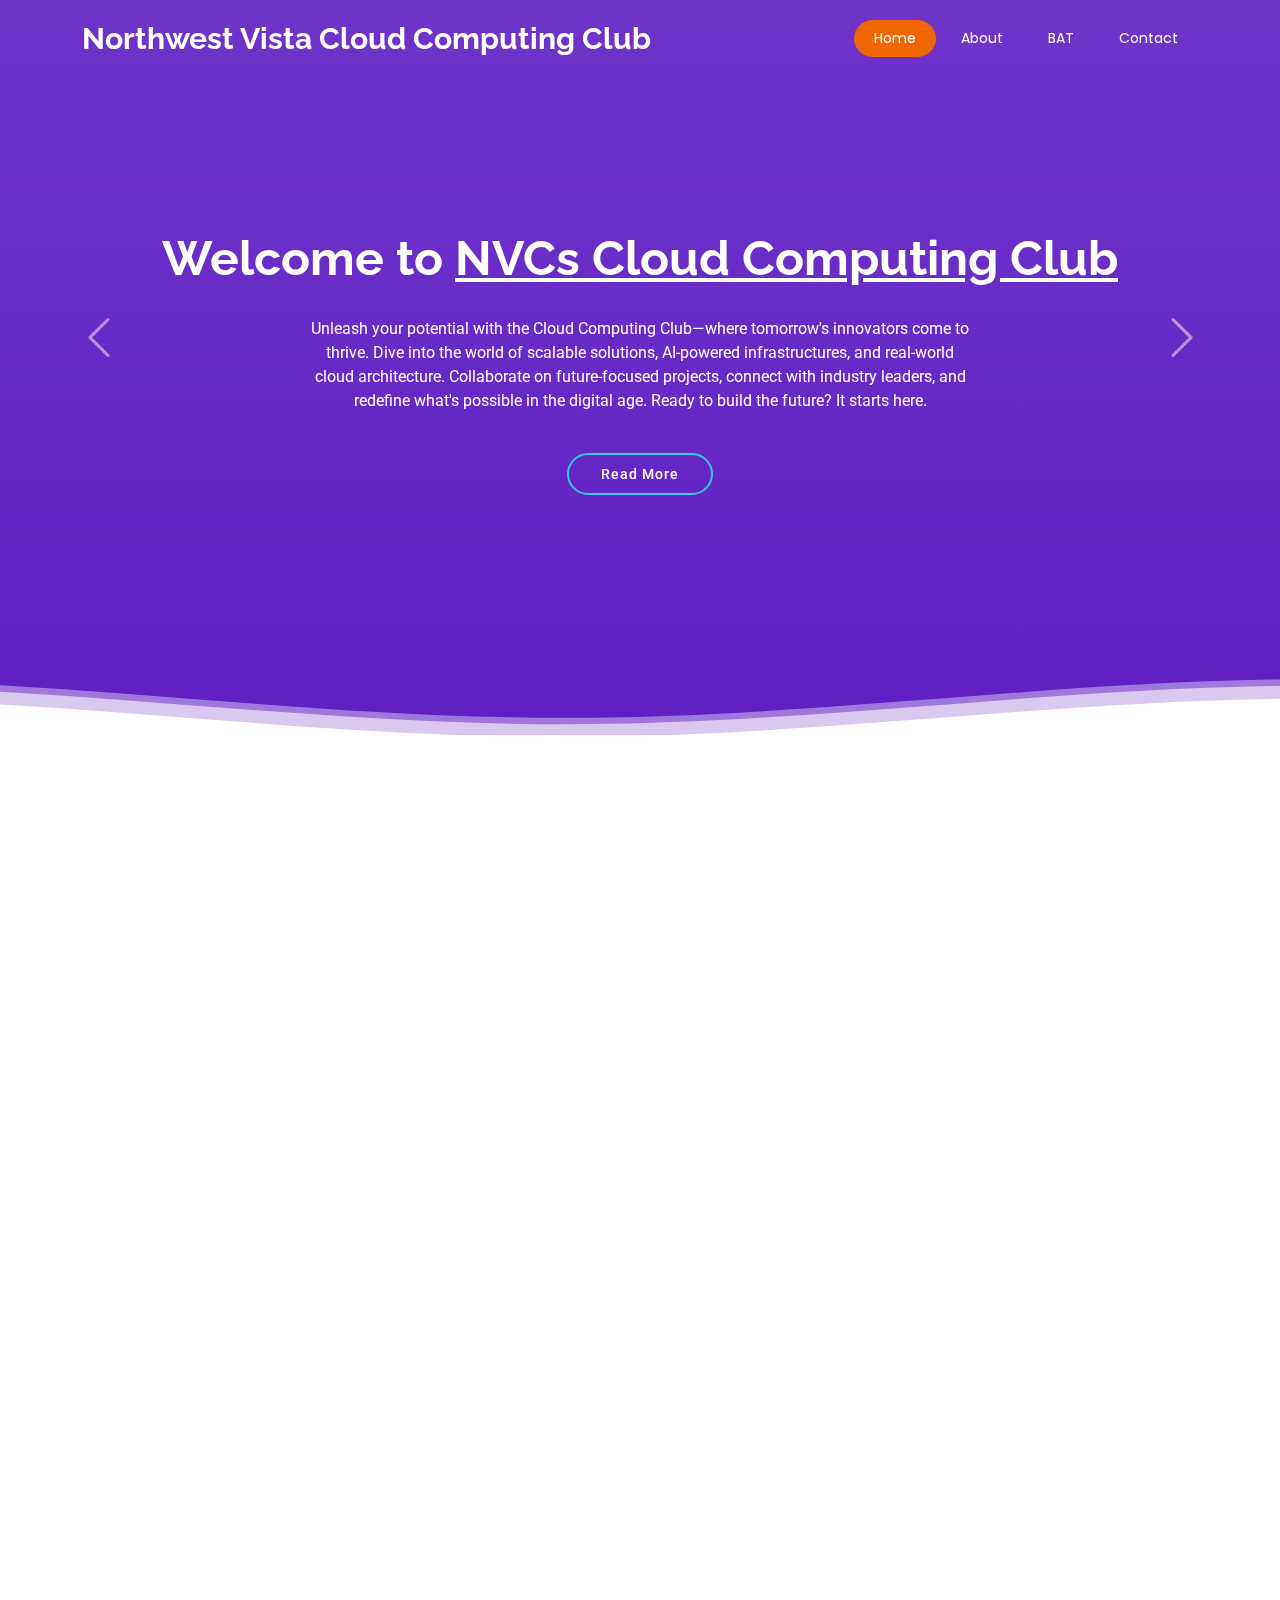
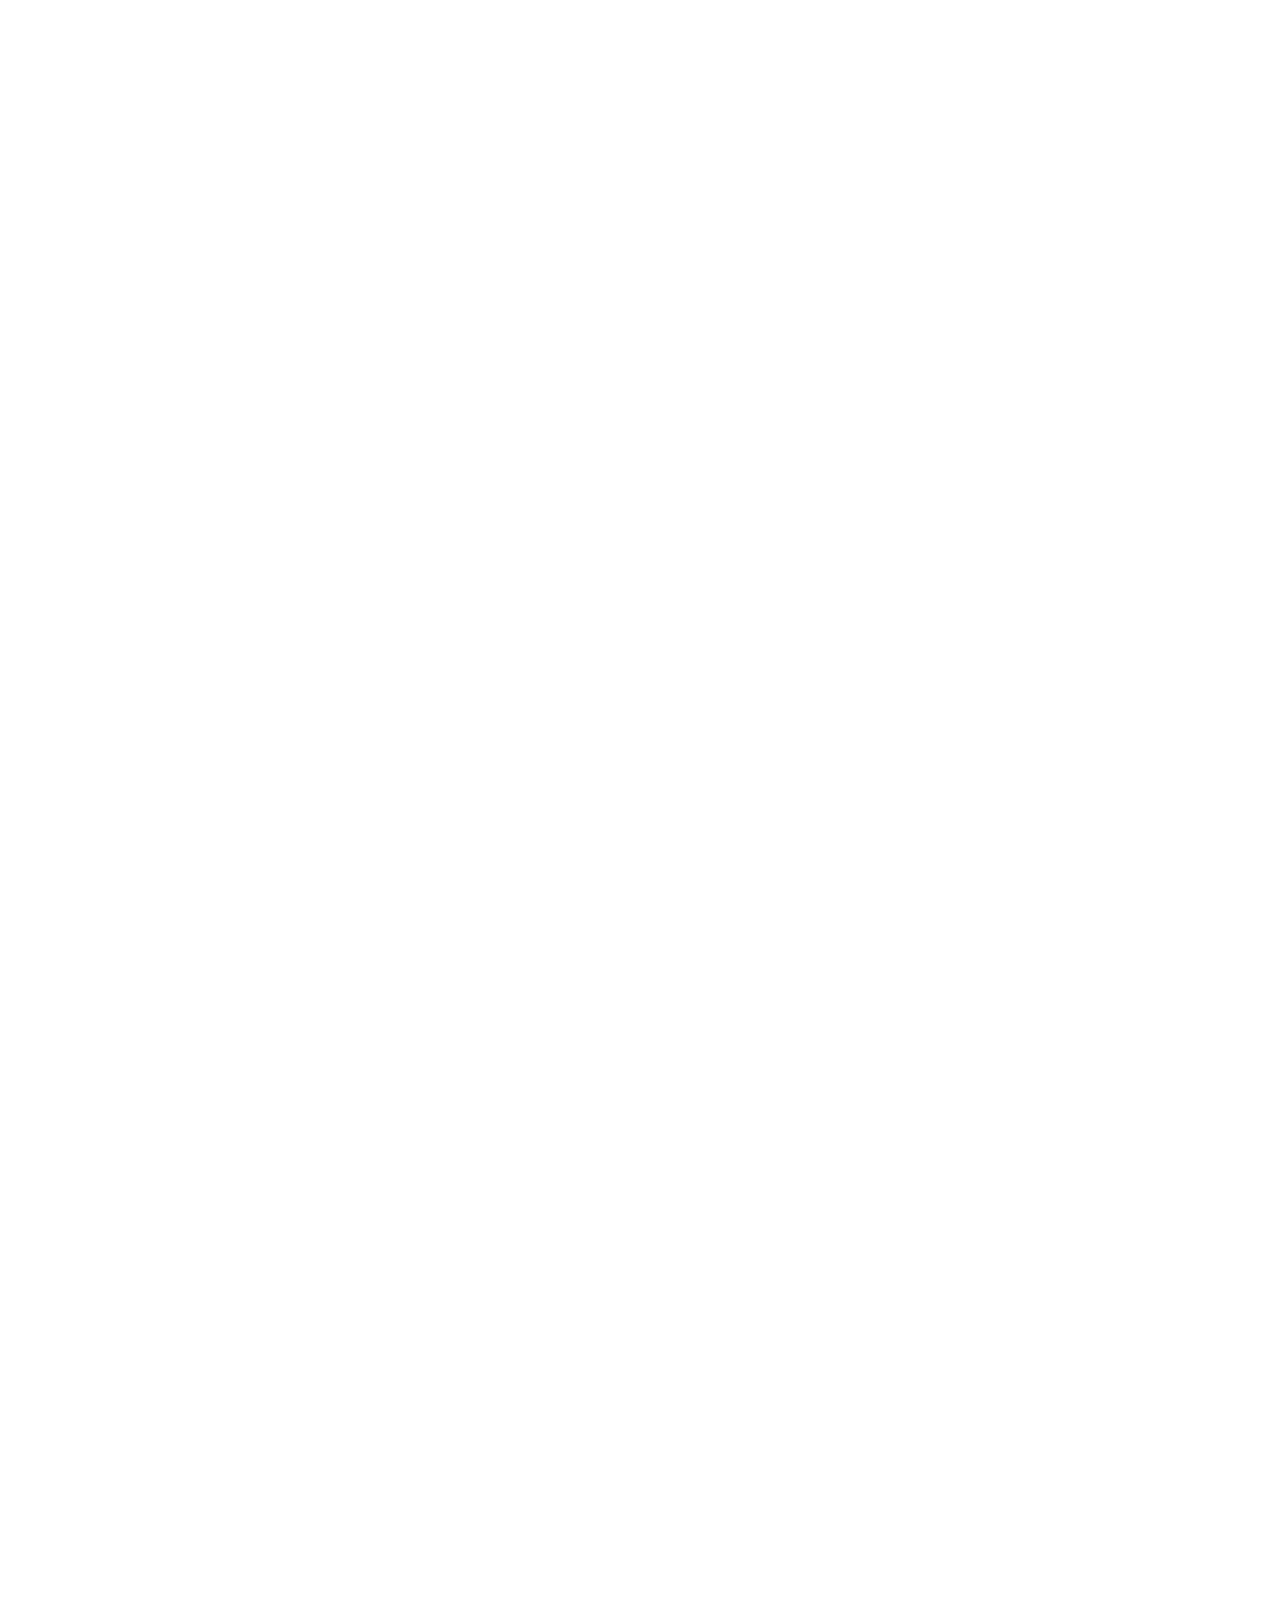
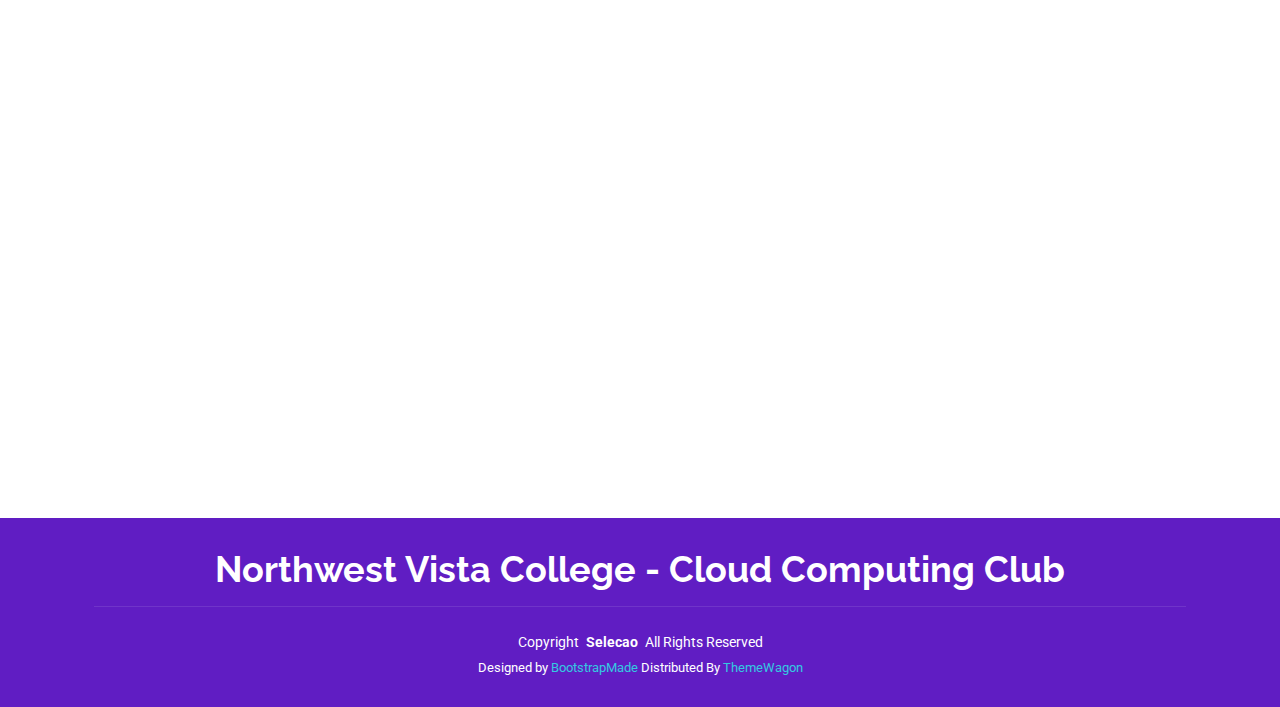
<file: index.html>
<!DOCTYPE html>
<html lang="en">

<head>
  <meta charset="utf-8">
  <meta content="width=device-width, initial-scale=1.0" name="viewport">
  <title>Welcome to NVC Cloud Club</title>
  <meta name="description" content="">
  <meta name="keywords" content="">


  <!-- Fonts -->
  <link href="https://fonts.googleapis.com" rel="preconnect">
  <link href="https://fonts.gstatic.com" rel="preconnect" crossorigin>
  <link href="https://fonts.googleapis.com/css2?family=Roboto:ital,wght@0,100;0,300;0,400;0,500;0,700;0,900;1,100;1,300;1,400;1,500;1,700;1,900&family=Poppins:ital,wght@0,100;0,200;0,300;0,400;0,500;0,600;0,700;0,800;0,900;1,100;1,200;1,300;1,400;1,500;1,600;1,700;1,800;1,900&family=Raleway:ital,wght@0,100;0,200;0,300;0,400;0,500;0,600;0,700;0,800;0,900;1,100;1,200;1,300;1,400;1,500;1,600;1,700;1,800;1,900&display=swap" rel="stylesheet">

  <!-- Vendor CSS Files -->
  <link href="assets/vendor/bootstrap/css/bootstrap.min.css" rel="stylesheet">
  <link href="assets/vendor/bootstrap-icons/bootstrap-icons.css" rel="stylesheet">
  <link href="assets/vendor/aos/aos.css" rel="stylesheet">
  <link href="assets/vendor/animate.css/animate.min.css" rel="stylesheet">
  <link href="assets/vendor/glightbox/css/glightbox.min.css" rel="stylesheet">
  <link href="assets/vendor/swiper/swiper-bundle.min.css" rel="stylesheet">

  <!-- Main CSS File -->
  <link href="assets/css/main.css" rel="stylesheet">

  <!-- =======================================================
  * Template Name: Selecao
  * Template URL: https://bootstrapmade.com/selecao-bootstrap-template/
  * Updated: Aug 07 2024 with Bootstrap v5.3.3
  * Author: BootstrapMade.com
  * License: https://bootstrapmade.com/license/
  ======================================================== -->
</head>

<body class="index-page">

  <header id="header" class="header d-flex align-items-center fixed-top">
    <div class="container-fluid container-xl position-relative d-flex align-items-center justify-content-between">

      <a href="index.html" class="logo d-flex align-items-center">
        <!-- Uncomment the line below if you also wish to use an image logo -->
        <!-- <img src="assets/img/logo.png" alt=""> -->
        <h1 class="sitename">Northwest Vista Cloud Computing Club</h1>
      </a>

      <nav id="navmenu" class="navmenu">
        <ul>
          <li><a href="#hero" class="active">Home</a></li>
          <li><a href="#about">About</a></li>
          <li><a href="#BAT">BAT</a></li>
          <li><a href="#contact">Contact</a></li>
        </ul>
        <i class="mobile-nav-toggle d-xl-none bi bi-list"></i>
      </nav>

    </div>
  </header>

  <main class="main">

    <!-- Hero Section -->
    <section id="hero" class="hero section dark-background">

      <div id="hero-carousel" data-bs-interval="5000" class="container carousel carousel-fade" data-bs-ride="carousel">

        <!-- Slide 1 -->
        <div class="carousel-item active">
          <div class="carousel-container">
            <h2 class="animate__animated animate__fadeInDown">Welcome to <span>NVCs Cloud Computing Club</span></h2>
            <p class="animate__animated animate__fadeInUp">Unleash your potential with the Cloud Computing Club—where tomorrow's innovators come to thrive. Dive into the world of scalable solutions, AI-powered infrastructures, and real-world cloud architecture. Collaborate on future-focused projects, connect with industry leaders, and redefine what's possible in the digital age. Ready to build the future? It starts here.</p>
            <a href="#about" class="btn-get-started animate__animated animate__fadeInUp scrollto">Read More</a>
          </div>
        </div>

        <!-- Slide 2 -->
        <div class="carousel-item">
          <div class="carousel-container">
            <h2 class="animate__animated animate__fadeInDown">Get your BAT in Cloud Computing</h2>
            <p class="animate__animated animate__fadeInUp">This cutting-edge program equips students for dynamic entry- and mid-level roles in advanced cloud ecosystems. Master open-source innovation, scripting languages, multi-cloud orchestration, serverless architectures, IoT integration, load balancing, and seamless inter-region data flows. Dive into system engineering, software development, and regulatory compliance, while gaining expertise in designing, strategizing, and managing next-gen cloud infrastructures.</p>
            <a href="#about" class="btn-get-started animate__animated animate__fadeInUp scrollto">Read More</a>
          </div>
        </div>

        <a class="carousel-control-prev" href="#hero-carousel" role="button" data-bs-slide="prev">
          <span class="carousel-control-prev-icon bi bi-chevron-left" aria-hidden="true"></span>
        </a>

        <a class="carousel-control-next" href="#hero-carousel" role="button" data-bs-slide="next">
          <span class="carousel-control-next-icon bi bi-chevron-right" aria-hidden="true"></span>
        </a>

      </div>

      <svg class="hero-waves" xmlns="http://www.w3.org/2000/svg" xmlns:xlink="http://www.w3.org/1999/xlink" viewBox="0 24 150 28 " preserveAspectRatio="none">
        <defs>
          <path id="wave-path" d="M-160 44c30 0 58-18 88-18s 58 18 88 18 58-18 88-18 58 18 88 18 v44h-352z"></path>
        </defs>
        <g class="wave1">
          <use xlink:href="#wave-path" x="50" y="3"></use>
        </g>
        <g class="wave2">
          <use xlink:href="#wave-path" x="50" y="0"></use>
        </g>
        <g class="wave3">
          <use xlink:href="#wave-path" x="50" y="9"></use>
        </g>
      </svg>

    </section><!-- /Hero Section -->

    <!-- About Section -->
    <section id="about" class="about section">

      <!-- Section Title -->
      <div class="container section-title" data-aos="fade-up">
        <h2>About</h2>
        <p>Who we are</p>
      </div><!-- End Section Title -->

      <div class="container">

        <div class="row gy-4">

          <div class="col-lg-6 content" data-aos="fade-up" data-aos-delay="100">
            <p>
              The NVC Cloud Computing Club equips students with practical skills in cloud technologies through lectures, hands-on labs, and industry guest speakers, while also offering job-seeking guidance. Members gain technical expertise, stay updated on industry trends, and build professional networks to boost their career prospects in the growing cloud computing field.
            </p>
            <ul>
              <li><i class="bi bi-check"></i><span>Cloud Computing is in Demand.</span></li>
              <li><i class="bi bi-check"></i><span>Learn from Industry Pros.</span></li>
              <li><i class="bi bi-check"></i><span>Get Hands On Experance through Projects.</span></li>
              <li><i class="bi bi-check"></i><span>Exclusive Networking and Internship opportunities.</span></li>
            </ul>
          </div>
      </div>

    </section><!-- /About Section -->

    <!-- Features Section -->
    <section id="features" class="features section">

      <div class="container">

        <ul class="nav nav-tabs row  d-flex" data-aos="fade-up" data-aos-delay="100">
          <li class="nav-item col-3">
            <a class="nav-link" data-bs-toggle="tab" data-bs-target="#features-tab-1">
              <i class="bi bi-cloud"></i>
              <h4 class="d-none d-lg-block">What is the Cloud?</h4>
            </a>
          </li>
          <li class="nav-item col-3">
            <a class="nav-link" data-bs-toggle="tab" data-bs-target="#features-tab-2">
              <i class="bi bi-people"></i>
              <h4 class="d-none d-lg-block">Learn from industry Pros</h4>
            </a>
          </li>
          <li class="nav-item col-3">
            <a class="nav-link" data-bs-toggle="tab" data-bs-target="#features-tab-3">
              <i class="bi bi-laptop"></i>
              <h4 class="d-none d-lg-block">Get hands on experance through Projects</h4>
            </a>
          </li>
          <li class="nav-item col-3">
            <a class="nav-link" data-bs-toggle="tab" data-bs-target="#features-tab-4">
              <i class="bi-box-arrow-up-right"></i>
              <h4 class="d-none d-lg-block">Network and Internship opportunities</h4>
            </a>
          </li>
        </ul><!-- End Tab Nav -->

        <div class="tab-content" data-aos="fade-up" data-aos-delay="200">

          <div class="tab-pane fade active show" id="features-tab-5">
            <div class="row">
              <div class="col-lg-6 order-2 order-lg-1 mt-3 mt-lg-0">
                <h3>Why the Cloud?</h3>
                <p>
                  Cloud computing offers an exciting and rewarding career path with high demand, job security, and competitive salaries. 
                  It serves as the backbone of modern technology, supporting innovations like AI, IoT, and machine learning, making it a versatile field with endless growth opportunities. 
                  Professionals in cloud computing work on impactful, real-world solutions that drive efficiency and sustainability while enjoying the flexibility to work across industries and locations.
                  As businesses increasingly adopt cloud technologies, this field promises a future-proof career at the forefront of technological innovation.
                </p>
              </div>
              <div class="col-lg-6 order-1 order-lg-2 text-center">
                <img src="assets/img/Cloud_Computing_CLub_Logo.jpg" alt="" class="img-fluid">
              </div>
            </div>
          </div><!-- End Tab Content Item -->

          <div class="tab-pane fade" id="features-tab-2">
            <div class="row">
              <div class="col-lg-6 order-2 order-lg-1 mt-3 mt-lg-0">
                <h3>Learn From Industry Pros Though Weekly Lectures</h3>
                <p>
                  The NVC Cloud Computing Club takes learning to the next level with dynamic weekly lectures that cover a wide range of cloud computing topics you won’t find in the classroom. 
                  From cutting-edge tools and emerging trends to real-world applications, each session is designed to ignite your passion for technology and expand your expertise. With hands-on experiences and insider knowledge from industry professionals, the club gives you the edge you need to stand out in the tech world.
                  Get ready to explore the future of cloud computing and gain skills that truly set you apart!
                </p>
              </div>
              <div class="col-lg-6 order-1 order-lg-2 text-center">
                <img src="assets/img/Teacher Giving Computer Science Lecture to Diverse Multiethnic Group of Female and Male Students in Dark College Room_ Projecting Slideshow with Programming Code.jpg" alt="" class="img-fluid">
              </div>
            </div>
          </div><!-- End Tab Content Item -->

          <div class="tab-pane fade" id="features-tab-3">
            <div class="row">
              <div class="col-lg-6 order-2 order-lg-1 mt-3 mt-lg-0">
                <h3>Learn to Build Projects</h3>
                <p>
                  The NVC Cloud Computing Club is your launchpad for hands-on project opportunities and an incredible network to support your personal tech journey. This very website? 100% student-built—a testament to what you can achieve here! Whether you're building your first app, optimizing cloud infrastructure, or exploring new tech, the club provides the resources, collaboration, and mentorship you need to bring your ideas to life. Plus, showcasing real projects makes your resume pop, giving you a major advantage when applying for internships and jobs. Ready to build your future? Start here! 
                </p>
              </div>
              <div class="col-lg-6 order-1 order-lg-2 text-center">
                <img src="assets/img/working-3.jpg" alt="" class="img-fluid">
              </div>
            </div>
          </div><!-- End Tab Content Item -->

          <div class="tab-pane fade" id="features-tab-4">
            <div class="row">
              <div class="col-lg-6 order-2 order-lg-1 mt-3 mt-lg-0">
                <h3>Exclusive Networking and Internship Opportunities</h3>
                <p>
                  The NVC Cloud Computing Club connects you to exclusive networking and internship opportunities that can jumpstart your tech career. Getting your name out there is crucial, but figuring out where to start can be overwhelming—our club makes it simple! Through industry connections, targeted events, and insider access, we open doors to internships and collaborations that set you apart. Plus, we offer boot camps for sought-after tech certifications, giving you the skills and credentials to shine in the competitive job market. Your future in tech starts here—let’s make it happen! 
                </p>
              <div class="col-lg-6 order-1 order-lg-2 text-center">
                <img src="assets/img/How To Talk To People And Hold Conversations Comfortably.jpg" alt="" class="img-fluid">
              </div>
            </div>
          </div><!-- End Tab Content Item -->

        </div>

      </div>

    </section><!-- /Features Section -->

    <!-- Services Section -->
    <section id="BAT" class="BAT section">

      <!-- Section Title -->
      <div class="container section-title" data-aos="fade-up">
        <h2>BAT</h2>
        <p>Get Your BAT in Cloud Computing</p>
      </div><!-- End Section Title -->

      <div class="container">

        <div class="row gy-4">

          <div class="col-lg-6 content" data-aos="fade-up" data-aos-delay="100">
            <p>This dynamic program equips students with the skills and knowledge needed to thrive in a variety of mid and entry-level roles within the fast-growing world of cloud computing. You'll master open-source technologies, scripting languages, regulatory compliance, and cutting-edge concepts like multi-cloud environments, serverless computing, and the Internet of Things (IoT). From load balancing to inter and intra-region data transfers, system engineering to software development—you'll be prepared to tackle it all.</p>
            <p>But that’s just the beginning! Dive deep into designing, planning, and managing cloud infrastructure while exploring the power of APIs, orchestration, automation, Big Data analytics, Artificial Intelligence, and Machine Learning on cloud platforms.</p>
            <p>With the flexibility to learn fully online or in-person, this program caters to everyone, including international students and those receiving Veteran's Administration (VA) funding. Whether you’re looking to jumpstart your career or elevate your expertise, this program is your launchpad into the future of technology!</p>

            <a href="https://www.alamo.edu/nvc/academics/programs/comp-sci-tech-and-business/cloud-bat/" class="btn-get-started animate__animated animate__fadeInUp scrollto">Learn More</a>
          </div>
      </div>
      
      <!-- Features Section -->
    <section id="features" class="features section">

      <div class="container">

        <ul class="nav nav-tabs row  d-flex" data-aos="fade-up" data-aos-delay="100">
          <li class="nav-item col-3">
            <a class="nav-link" data-bs-toggle="tab" data-bs-target="#features-tab-5">
              <i class="bi bi-check-circle"></i>
              <h4 class="d-none d-lg-block">Get Certifiied</h4>
            </a>
          </li>
          <li class="nav-item col-3">
            <a class="nav-link" data-bs-toggle="tab" data-bs-target="#features-tab-6">
              <i class="bi bi-person-workspace"></i>
              <h4 class="d-none d-lg-block">Jobs in Cloud Computing</h4>
            </a>
          </li>
          <li class="nav-item col-3">
            <a class="nav-link" data-bs-toggle="tab" data-bs-target="#features-tab-7">
              <i class="bi bi-cash"></i>
              <h4 class="d-none d-lg-block">Afforable Tuition</h4>
            </a>
          </li>
          <li class="nav-item col-3">
            <a class="nav-link" data-bs-toggle="tab" data-bs-target="#features-tab-8">
              <i class="bi bi-mortarboard"></i>
              <h4 class="d-none d-lg-block">Flexable Learning Options</h4>
            </a>
          </li>
        </ul><!-- End Tab Nav -->

        <div class="tab-content" data-aos="fade-up" data-aos-delay="200">

          <div class="tab-pane fade active show" id="features-tab-5">
            <div class="row">
              <div class="col-lg-6 order-2 order-lg-1 mt-3 mt-lg-0">
                <h3>Get Certifiied</h3>
                <p>
                  At Northwest Vista College, we don’t just offer a Bachelor of Applied Technology (BAT)—we go above and beyond to help you shine! Our students gain access to a wide range of industry-recognized certifications and free boot camps designed to supercharge your skills and set you apart in today’s competitive job market.
                </p>
                <p>
                  These boot camps are your secret weapon to stand out to employers and land coveted internships. Dive into hands-on, real-world learning experiences that make your resume pop and give you the confidence to succeed in the tech-driven world.
                </p>
              </div>
              <div class="col-lg-6 order-1 order-lg-2 text-center">
                <img src="assets/img/Remote AWS Certification Exam.jpg" alt="" class="img-fluid">
              </div>
            </div>
          </div><!-- End Tab Content Item -->

          <div class="tab-pane fade" id="features-tab-6">
            <div class="row">
              <div class="col-lg-6 order-2 order-lg-1 mt-3 mt-lg-0">
                <h3>Jobs in Cloud Computing</h3>
                <h6>Cloud Solutions Architect</h6>
                <p>
                  <b>Role:</b>Designs and manages cloud-based systems tailored to business needs.
                  <b>Projected Growth:</b>35% increase by 2031 (driven by demand for cybersecurity in cloud technologies).
                  <b>Average Salary:</b>$130,000–$160,000 per year.
                </p>
                <h6>Cloud Security</h6>
                <p>
                  <b>Role:</b>Protects cloud environments by implementing security measures and monitoring for vulnerabilities.
                  <b>Projected Growth:</b>35% increase by 2031 (driven by demand for cybersecurity in cloud technologies).
                  <b>Average Salary</b>$120,000–$150,000 per year.
                </p>
                <h6>DevOps Engineer</h6>
                <p>
                  <b>Role:</b>Automates processes and integrates development and operations for cloud systems.
                  <b>Projected Growth:</b>24% increase by 2031 (part of broader software development trends).
                  <b>Average Salary:</b>$110,000–$140,000 per year.
                </p>
                <p>
                  These are just a small fraction of the potential jobs that you could obtain with a BAT in Cloud Computing, and the demand in growing!
                </p>
              </div>
              <div class="col-lg-6 order-1 order-lg-2 text-center">
                <img src="assets/img/What is the future of Cloud Computing.jpg" alt="" class="img-fluid">
              </div>
            </div>
          </div><!-- End Tab Content Item -->

          <div class="tab-pane fade" id="features-tab-7">
            <div class="row">
              <div class="col-lg-6 order-2 order-lg-1 mt-3 mt-lg-0">
                <h3>Affordable Tuition </h3>
                <p>
                  Northwest Vista College offers an affordable pathway to a high-quality degree, making it a smart choice for students looking to maximize their investment.
                </p>
                <p>
                  The average tuition for the four-year Bachelor of Applied Technology (BAT) at Northwest Vista College can vary depending on your residency status:
                </p>
                <p>
                  <b>In-District Students:</b>Approximately $8,500–$9,500 for the entire program.
                  <b>Out-of-District Students:</b>Around $16,000–$18,000 for the entire program.
                </p>
                <p>
                  The average cost of a four-year degree from a university in the United States varies based on the type of institution:
                </p>
                <p>
                  <b>Public In-State University:</b>Approximately $25,707 per year, totaling around $102,828 for four years.
                  <b>Public Out-of-State University:</b>Around $44,014 per year, totaling approximately $176,056 for four years.
                  <b>Private University:</b>Roughly $54,501 per year, totaling about $218,004 for four years.
                </p>
              </div>
              <div class="col-lg-6 order-1 order-lg-2 text-center">
                <img src="assets/img/Donate to College Tuition, organized by Sebastian Alvarado.jpg" alt="" class="img-fluid">
              </div>
            </div>
          </div><!-- End Tab Content Item -->

          <div class="tab-pane fade" id="features-tab-8">
            <div class="row">
              <div class="col-lg-6 order-2 order-lg-1 mt-3 mt-lg-0">
                <h3>Flexable Learning Options</h3>
                <p>
                  Life happens—but your education doesn’t have to take a back seat! The Northwest Vista BAT program offers flexible learning options designed to fit your busy schedule. Whether you’re a working professional, an international student, or VA-funded, you can choose what works best for you: fully online courses or on-campus classes. Take control of your education and make it work for your life!
                </p>
              <div class="col-lg-6 order-1 order-lg-2 text-center">
                <img src="assets/img/The Online Learning Teaching Techniques.jpg" alt="" class="img-fluid">
              </div>
            </div>
          </div><!-- End Tab Content Item -->

        </div>

      </div>

    </section><!-- /Features Section -->

    <!-- Contact Section -->
    <section id="contact" class="contact section">

      <!-- Section Title -->
      <div class="container section-title" data-aos="fade-up">
        <h2>Contact</h2>
        <p>Contact Us</p>
      </div><!-- End Section Title -->

      <div class="container" data-aos="fade" data-aos-delay="100">

        <div class="row gy-4">

          <div class="col-lg-4">
            <div class="info-item d-flex" data-aos="fade-up" data-aos-delay="200">
              <i class="bi bi-geo-alt flex-shrink-0"></i>
              <div>
                <h3>Address</h3>
                <p>3535 N Ellison Dr, San Antonio, TX 78251</p>
              </div>
            </div><!-- End Info Item -->


            <div class="info-item d-flex" data-aos="fade-up" data-aos-delay="400">
              <i class="bi bi-envelope flex-shrink-0"></i>
              <div>
                <h3>Email Us</h3>
                <p>nvc-cloudclub@alamo.edu</p>
              </div>
            </div><!-- End Info Item -->

          </div>

      </div>

  </main>

  <footer id="footer" class="footer dark-background">
    <div class="container">
      <h3 class="sitename">Northwest Vista College - Cloud Computing Club</h3>
      <div class="container">
        <div class="copyright">
          <span>Copyright</span> <strong class="px-1 sitename">Selecao</strong> <span>All Rights Reserved</span>
        </div>
        <div class="credits">
          <!-- All the links in the footer should remain intact. -->
          <!-- You can delete the links only if you've purchased the pro version. -->
          <!-- Licensing information: https://bootstrapmade.com/license/ -->
          <!-- Purchase the pro version with working PHP/AJAX contact form: [buy-url] -->
          Designed by <a href="https://bootstrapmade.com/">BootstrapMade</a> Distributed By <a href="https://themewagon.com">ThemeWagon</a>
        </div>
      </div>
    </div>
  </footer>

  <!-- Scroll Top -->
  <a href="#" id="scroll-top" class="scroll-top d-flex align-items-center justify-content-center"><i class="bi bi-arrow-up-short"></i></a>

  <!-- Preloader -->
  <div id="preloader"></div>

  <!-- Vendor JS Files -->
  <script src="assets/vendor/bootstrap/js/bootstrap.bundle.min.js"></script>
  <script src="assets/vendor/php-email-form/validate.js"></script>
  <script src="assets/vendor/aos/aos.js"></script>
  <script src="assets/vendor/glightbox/js/glightbox.min.js"></script>
  <script src="assets/vendor/imagesloaded/imagesloaded.pkgd.min.js"></script>
  <script src="assets/vendor/isotope-layout/isotope.pkgd.min.js"></script>
  <script src="assets/vendor/swiper/swiper-bundle.min.js"></script>

  <!-- Main JS File -->
  <script src="assets/js/main.js"></script>

</body>

</html>
</file>
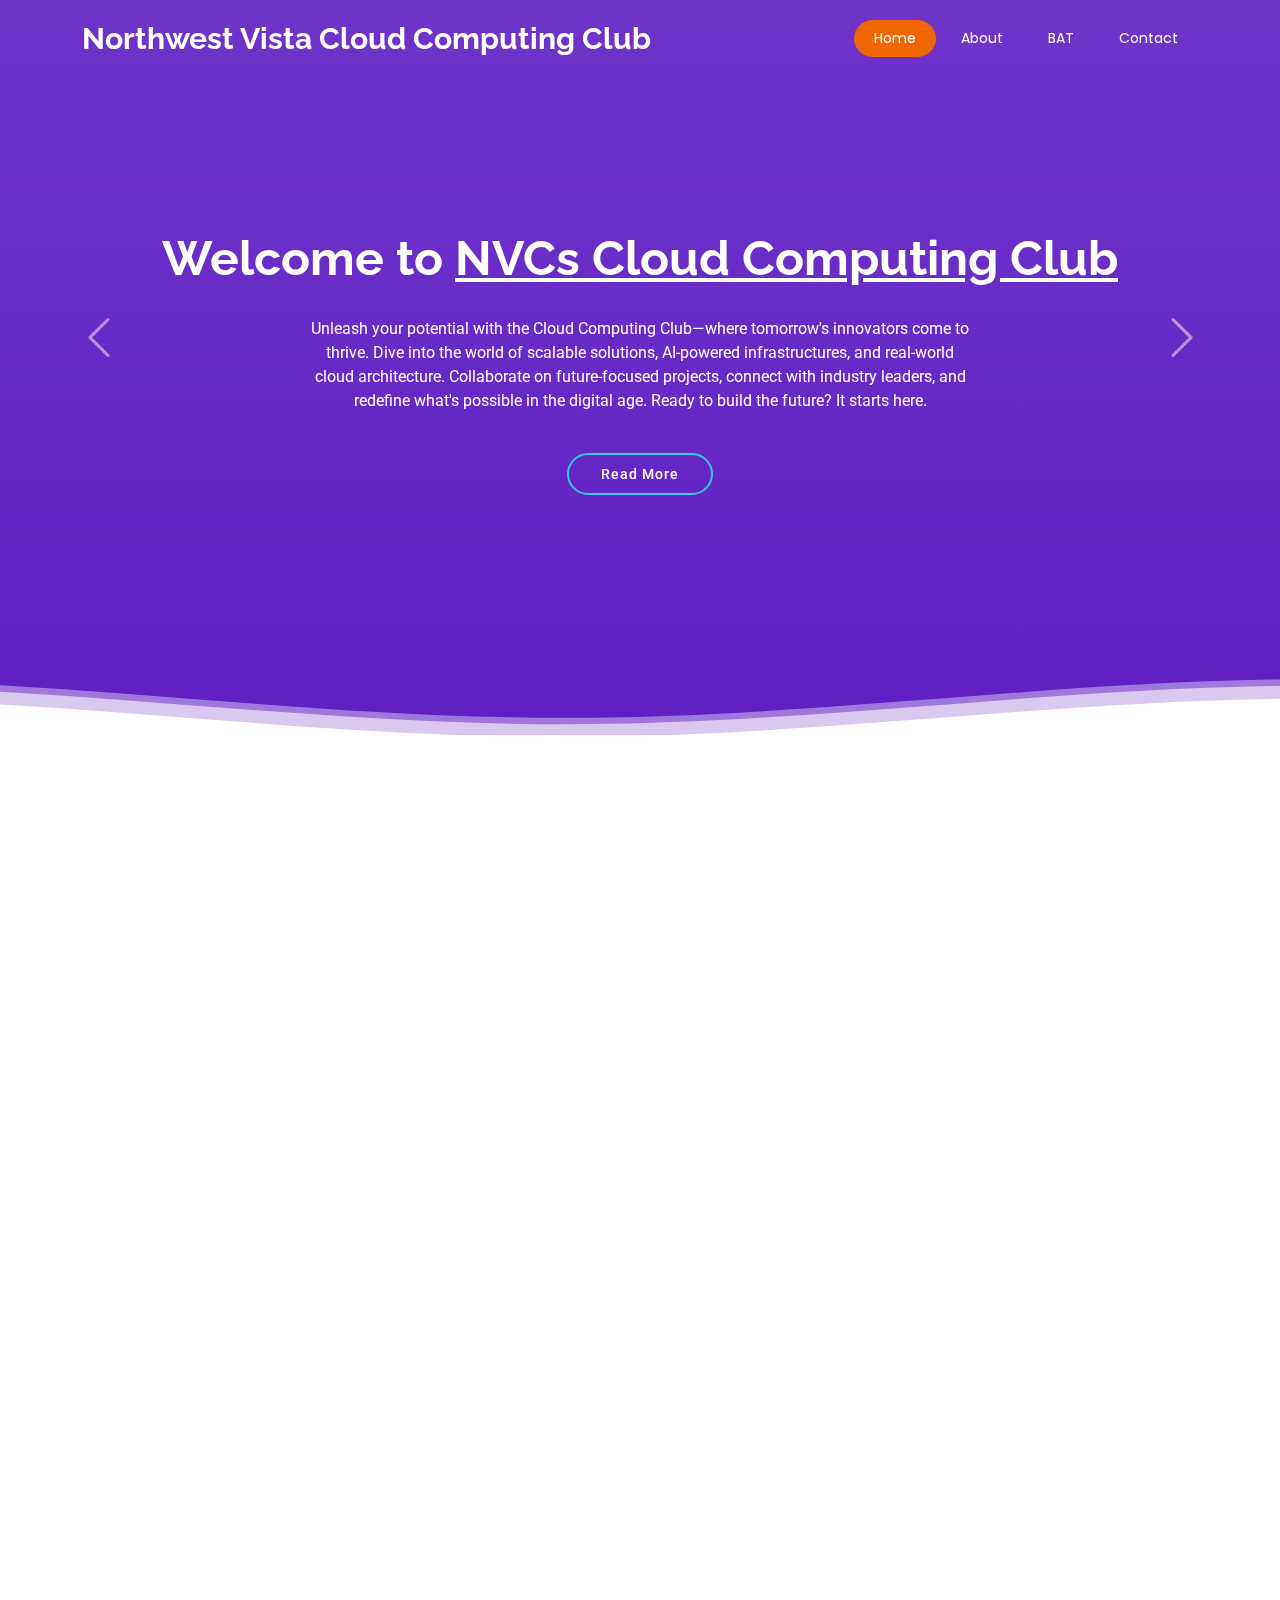
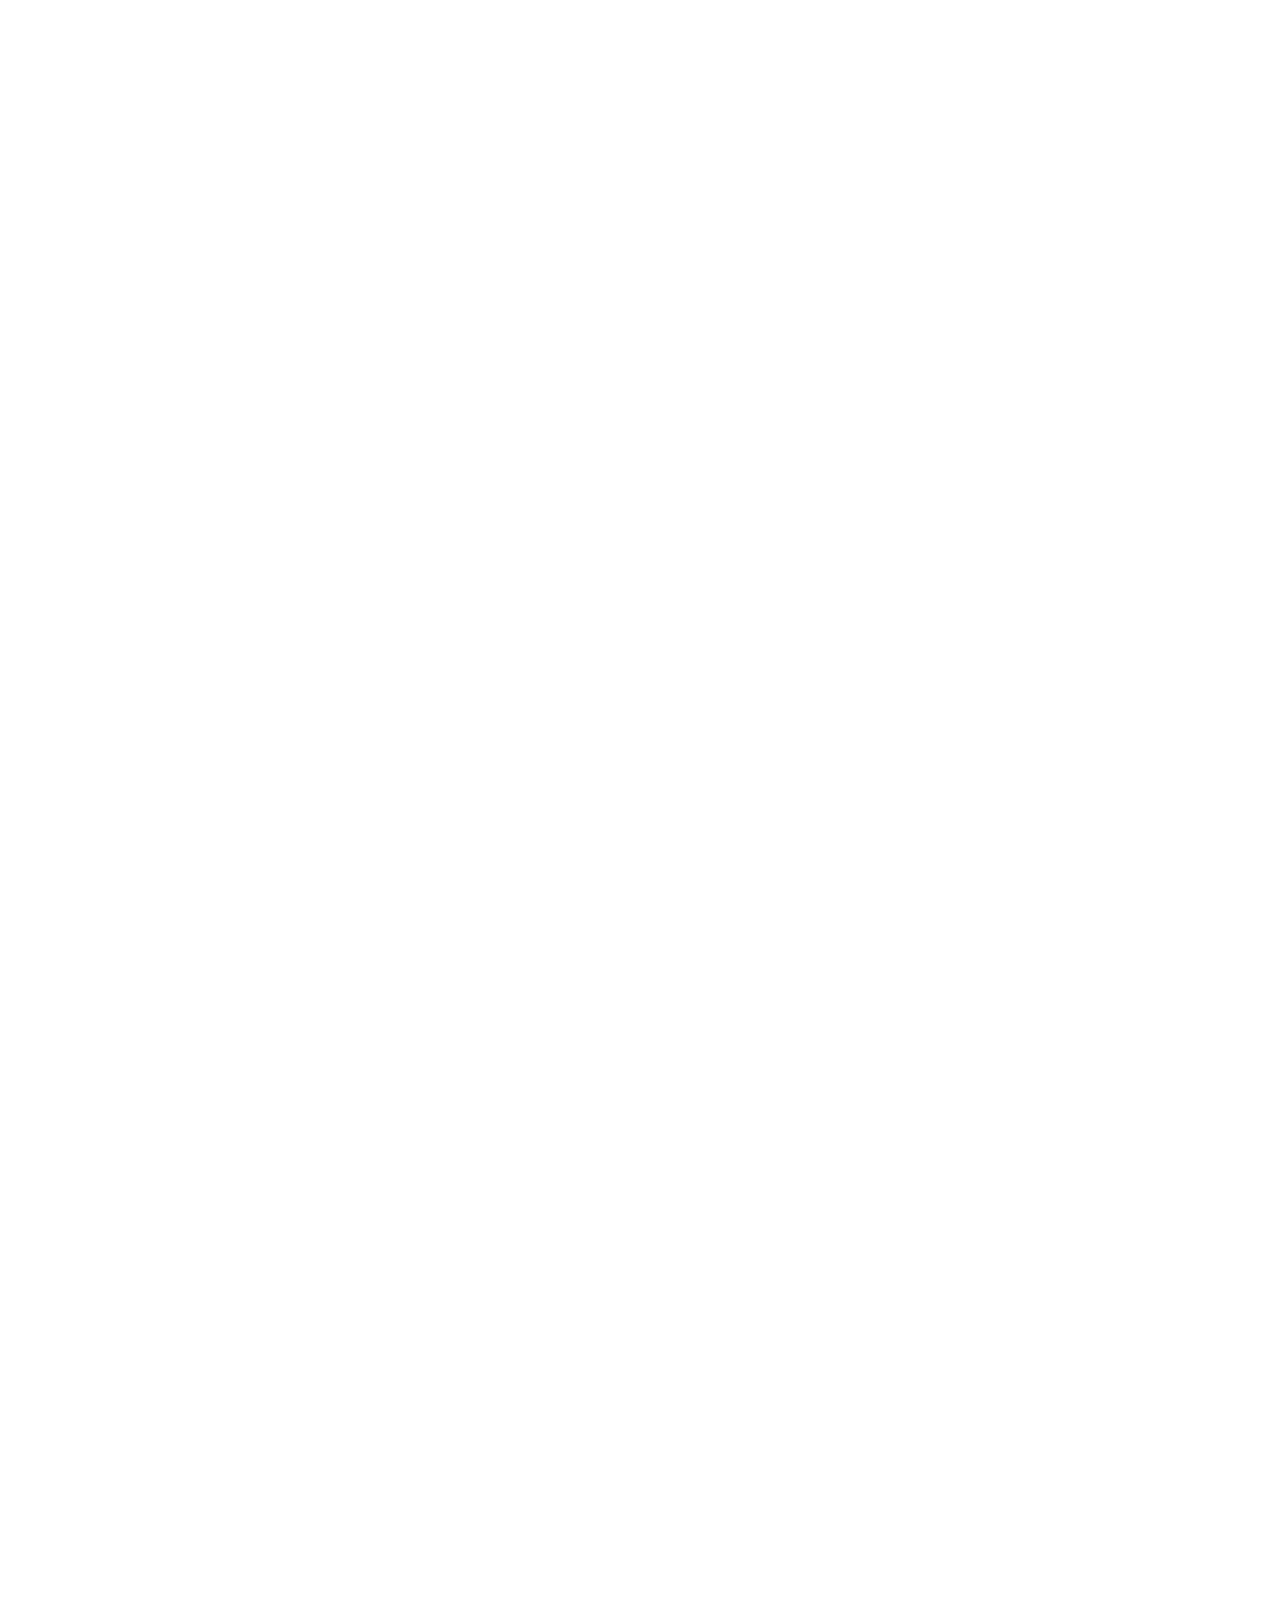
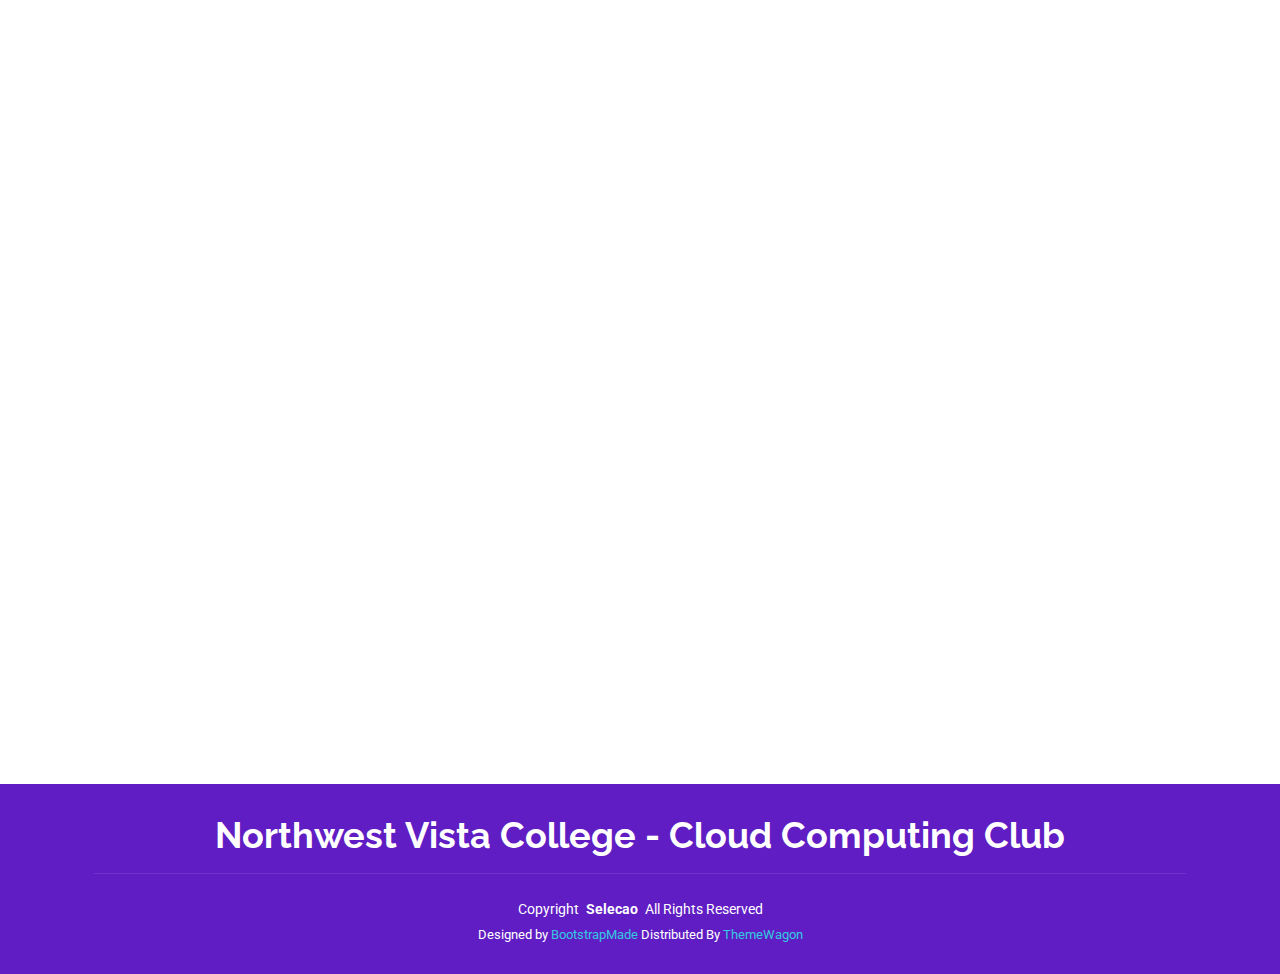
<file: Selecao-1.0.0/index.html>
<!DOCTYPE html>
<html lang="en">

<head>
  <meta charset="utf-8">
  <meta content="width=device-width, initial-scale=1.0" name="viewport">
  <title>Welcome to NVC Cloud Club</title>
  <meta name="description" content="">
  <meta name="keywords" content="">


  <!-- Fonts -->
  <link href="https://fonts.googleapis.com" rel="preconnect">
  <link href="https://fonts.gstatic.com" rel="preconnect" crossorigin>
  <link href="https://fonts.googleapis.com/css2?family=Roboto:ital,wght@0,100;0,300;0,400;0,500;0,700;0,900;1,100;1,300;1,400;1,500;1,700;1,900&family=Poppins:ital,wght@0,100;0,200;0,300;0,400;0,500;0,600;0,700;0,800;0,900;1,100;1,200;1,300;1,400;1,500;1,600;1,700;1,800;1,900&family=Raleway:ital,wght@0,100;0,200;0,300;0,400;0,500;0,600;0,700;0,800;0,900;1,100;1,200;1,300;1,400;1,500;1,600;1,700;1,800;1,900&display=swap" rel="stylesheet">

  <!-- Vendor CSS Files -->
  <link href="assets/vendor/bootstrap/css/bootstrap.min.css" rel="stylesheet">
  <link href="assets/vendor/bootstrap-icons/bootstrap-icons.css" rel="stylesheet">
  <link href="assets/vendor/aos/aos.css" rel="stylesheet">
  <link href="assets/vendor/animate.css/animate.min.css" rel="stylesheet">
  <link href="assets/vendor/glightbox/css/glightbox.min.css" rel="stylesheet">
  <link href="assets/vendor/swiper/swiper-bundle.min.css" rel="stylesheet">

  <!-- Main CSS File -->
  <link href="assets/css/main.css" rel="stylesheet">

  <!-- =======================================================
  * Template Name: Selecao
  * Template URL: https://bootstrapmade.com/selecao-bootstrap-template/
  * Updated: Aug 07 2024 with Bootstrap v5.3.3
  * Author: BootstrapMade.com
  * License: https://bootstrapmade.com/license/
  ======================================================== -->
</head>

<body class="index-page">

  <header id="header" class="header d-flex align-items-center fixed-top">
    <div class="container-fluid container-xl position-relative d-flex align-items-center justify-content-between">

      <a href="index.html" class="logo d-flex align-items-center">
        <!-- Uncomment the line below if you also wish to use an image logo -->
        <!-- <img src="assets/img/logo.png" alt=""> -->
        <h1 class="sitename">Northwest Vista Cloud Computing Club</h1>
      </a>

      <nav id="navmenu" class="navmenu">
        <ul>
          <li><a href="#hero" class="active">Home</a></li>
          <li><a href="#about">About</a></li>
          <li><a href="#BAT">BAT</a></li>
          <li><a href="#contact">Contact</a></li>
        </ul>
        <i class="mobile-nav-toggle d-xl-none bi bi-list"></i>
      </nav>

    </div>
  </header>

  <main class="main">

    <!-- Hero Section -->
    <section id="hero" class="hero section dark-background">

      <div id="hero-carousel" data-bs-interval="5000" class="container carousel carousel-fade" data-bs-ride="carousel">

        <!-- Slide 1 -->
        <div class="carousel-item active">
          <div class="carousel-container">
            <h2 class="animate__animated animate__fadeInDown">Welcome to <span>NVCs Cloud Computing Club</span></h2>
            <p class="animate__animated animate__fadeInUp">Unleash your potential with the Cloud Computing Club—where tomorrow's innovators come to thrive. Dive into the world of scalable solutions, AI-powered infrastructures, and real-world cloud architecture. Collaborate on future-focused projects, connect with industry leaders, and redefine what's possible in the digital age. Ready to build the future? It starts here.</p>
            <a href="#about" class="btn-get-started animate__animated animate__fadeInUp scrollto">Read More</a>
          </div>
        </div>

        <!-- Slide 2 -->
        <div class="carousel-item">
          <div class="carousel-container">
            <h2 class="animate__animated animate__fadeInDown">Get your BAT in Cloud Computing</h2>
            <p class="animate__animated animate__fadeInUp">This cutting-edge program equips students for dynamic entry- and mid-level roles in advanced cloud ecosystems. Master open-source innovation, scripting languages, multi-cloud orchestration, serverless architectures, IoT integration, load balancing, and seamless inter-region data flows. Dive into system engineering, software development, and regulatory compliance, while gaining expertise in designing, strategizing, and managing next-gen cloud infrastructures.</p>
            <a href="#about" class="btn-get-started animate__animated animate__fadeInUp scrollto">Read More</a>
          </div>
        </div>

        <a class="carousel-control-prev" href="#hero-carousel" role="button" data-bs-slide="prev">
          <span class="carousel-control-prev-icon bi bi-chevron-left" aria-hidden="true"></span>
        </a>

        <a class="carousel-control-next" href="#hero-carousel" role="button" data-bs-slide="next">
          <span class="carousel-control-next-icon bi bi-chevron-right" aria-hidden="true"></span>
        </a>

      </div>

      <svg class="hero-waves" xmlns="http://www.w3.org/2000/svg" xmlns:xlink="http://www.w3.org/1999/xlink" viewBox="0 24 150 28 " preserveAspectRatio="none">
        <defs>
          <path id="wave-path" d="M-160 44c30 0 58-18 88-18s 58 18 88 18 58-18 88-18 58 18 88 18 v44h-352z"></path>
        </defs>
        <g class="wave1">
          <use xlink:href="#wave-path" x="50" y="3"></use>
        </g>
        <g class="wave2">
          <use xlink:href="#wave-path" x="50" y="0"></use>
        </g>
        <g class="wave3">
          <use xlink:href="#wave-path" x="50" y="9"></use>
        </g>
      </svg>

    </section><!-- /Hero Section -->

    <!-- About Section -->
    <section id="about" class="about section">

      <!-- Section Title -->
      <div class="container section-title" data-aos="fade-up">
        <h2>About</h2>
        <p>Who we are</p>
      </div><!-- End Section Title -->

      <div class="container">

        <div class="row gy-4">

          <div class="col-lg-6 content" data-aos="fade-up" data-aos-delay="100">
            <p>
              The NVC Cloud Computing Club equips students with practical skills in cloud technologies through lectures, hands-on labs, and industry guest speakers, while also offering job-seeking guidance. Members gain technical expertise, stay updated on industry trends, and build professional networks to boost their career prospects in the growing cloud computing field.
            </p>
            <ul>
              <li><i class="bi bi-check"></i><span>Cloud Computing is in Demand.</span></li>
              <li><i class="bi bi-check"></i><span>Learn from Industry Pros.</span></li>
              <li><i class="bi bi-check"></i><span>Get Hands On Experance through Projects.</span></li>
              <li><i class="bi bi-check"></i><span>Exclusive Networking and Internship opportunities.</span></li>
            </ul>
          </div>
      </div>

    </section><!-- /About Section -->

    <!-- Features Section -->
    <section id="features" class="features section">

      <div class="container">

        <ul class="nav nav-tabs row  d-flex" data-aos="fade-up" data-aos-delay="100">
          <li class="nav-item col-3">
            <a class="nav-link active show" data-bs-toggle="tab" data-bs-target="#features-tab-1">
              <i class="bi bi-cloud"></i>
              <h4 class="d-none d-lg-block">What is the Cloud?</h4>
            </a>
          </li>
          <li class="nav-item col-3">
            <a class="nav-link" data-bs-toggle="tab" data-bs-target="#features-tab-2">
              <i class="bi bi-people"></i>
              <h4 class="d-none d-lg-block">Learn from industry Pros</h4>
            </a>
          </li>
          <li class="nav-item col-3">
            <a class="nav-link" data-bs-toggle="tab" data-bs-target="#features-tab-3">
              <i class="bi bi-laptop"></i>
              <h4 class="d-none d-lg-block">Get hands on experance through Projects</h4>
            </a>
          </li>
          <li class="nav-item col-3">
            <a class="nav-link" data-bs-toggle="tab" data-bs-target="#features-tab-4">
              <i class="bi-box-arrow-up-right"></i>
              <h4 class="d-none d-lg-block">Network and Internship opportunities</h4>
            </a>
          </li>
        </ul><!-- End Tab Nav -->

        <div class="tab-content" data-aos="fade-up" data-aos-delay="200">

          <div class="tab-pane fade active show" id="features-tab-1">
            <div class="row">
              <div class="col-lg-6 order-2 order-lg-1 mt-3 mt-lg-0">
                <h3>Why the Cloud?</h3>
                <p>
                  Cloud computing offers an exciting and rewarding career path with high demand, job security, and competitive salaries. 
                  It serves as the backbone of modern technology, supporting innovations like AI, IoT, and machine learning, making it a versatile field with endless growth opportunities. 
                  Professionals in cloud computing work on impactful, real-world solutions that drive efficiency and sustainability while enjoying the flexibility to work across industries and locations.
                  As businesses increasingly adopt cloud technologies, this field promises a future-proof career at the forefront of technological innovation.
                </p>
              </div>
              <div class="col-lg-6 order-1 order-lg-2 text-center">
                <img src="assets/img/What Are the Most Common Uses of Cloud Computing_.jpg" alt="" class="img-fluid">
              </div>
            </div>
          </div><!-- End Tab Content Item -->

          <div class="tab-pane fade" id="features-tab-2">
            <div class="row">
              <div class="col-lg-6 order-2 order-lg-1 mt-3 mt-lg-0">
                <h3>Learn From Industry Pros Though Weekly Lectures</h3>
                <p>
                  The NVC Cloud Computing Club takes learning to the next level with dynamic weekly lectures that cover a wide range of cloud computing topics you won’t find in the classroom. 
                  From cutting-edge tools and emerging trends to real-world applications, each session is designed to ignite your passion for technology and expand your expertise. With hands-on experiences and insider knowledge from industry professionals, the club gives you the edge you need to stand out in the tech world.
                  Get ready to explore the future of cloud computing and gain skills that truly set you apart!
                </p>
              </div>
              <div class="col-lg-6 order-1 order-lg-2 text-center">
                <img src="assets/img/Teacher Giving Computer Science Lecture to Diverse Multiethnic Group of Female and Male Students in Dark College Room_ Projecting Slideshow with Programming Code.jpg" alt="" class="img-fluid">
              </div>
            </div>
          </div><!-- End Tab Content Item -->

          <div class="tab-pane fade" id="features-tab-3">
            <div class="row">
              <div class="col-lg-6 order-2 order-lg-1 mt-3 mt-lg-0">
                <h3>Learn to Build Projects</h3>
                <p>
                  The NVC Cloud Computing Club is your launchpad for hands-on project opportunities and an incredible network to support your personal tech journey. This very website? 100% student-built—a testament to what you can achieve here! Whether you're building your first app, optimizing cloud infrastructure, or exploring new tech, the club provides the resources, collaboration, and mentorship you need to bring your ideas to life. Plus, showcasing real projects makes your resume pop, giving you a major advantage when applying for internships and jobs. Ready to build your future? Start here! 
                </p>
              </div>
              <div class="col-lg-6 order-1 order-lg-2 text-center">
                <img src="assets/img/working-3.jpg" alt="" class="img-fluid">
              </div>
            </div>
          </div><!-- End Tab Content Item -->

          <div class="tab-pane fade" id="features-tab-4">
            <div class="row">
              <div class="col-lg-6 order-2 order-lg-1 mt-3 mt-lg-0">
                <h3>Exclusive Networking and Internship Opportunities</h3>
                <p>
                  The NVC Cloud Computing Club connects you to exclusive networking and internship opportunities that can jumpstart your tech career. Getting your name out there is crucial, but figuring out where to start can be overwhelming—our club makes it simple! Through industry connections, targeted events, and insider access, we open doors to internships and collaborations that set you apart. Plus, we offer boot camps for sought-after tech certifications, giving you the skills and credentials to shine in the competitive job market. Your future in tech starts here—let’s make it happen! 
                </p>
              <div class="col-lg-6 order-1 order-lg-2 text-center">
                <img src="assets/img/How To Talk To People And Hold Conversations Comfortably.jpg" alt="" class="img-fluid">
              </div>
            </div>
          </div><!-- End Tab Content Item -->

        </div>

      </div>

    </section><!-- /Features Section -->

    <!-- Services Section -->
    <section id="BAT" class="BAT section">

      <!-- Section Title -->
      <div class="container section-title" data-aos="fade-up">
        <h2>BAT</h2>
        <p>Get Your BAT in Cloud Computing</p>
      </div><!-- End Section Title -->

      <div class="container">

        <div class="row gy-4">

          <div class="col-lg-6 content" data-aos="fade-up" data-aos-delay="100">
            <p>This dynamic program equips students with the skills and knowledge needed to thrive in a variety of mid and entry-level roles within the fast-growing world of cloud computing. You'll master open-source technologies, scripting languages, regulatory compliance, and cutting-edge concepts like multi-cloud environments, serverless computing, and the Internet of Things (IoT). From load balancing to inter and intra-region data transfers, system engineering to software development—you'll be prepared to tackle it all.</p>
            <p>But that’s just the beginning! Dive deep into designing, planning, and managing cloud infrastructure while exploring the power of APIs, orchestration, automation, Big Data analytics, Artificial Intelligence, and Machine Learning on cloud platforms.</p>
            <p>With the flexibility to learn fully online or in-person, this program caters to everyone, including international students and those receiving Veteran's Administration (VA) funding. Whether you’re looking to jumpstart your career or elevate your expertise, this program is your launchpad into the future of technology!</p>

            <a href="https://www.alamo.edu/nvc/academics/programs/comp-sci-tech-and-business/cloud-bat/">
              <button>Learn More</button>
            </a>
          </div>
      </div>
      
      <!-- Features Section -->
    <section id="features" class="features section">

      <div class="container">

        <ul class="nav nav-tabs row  d-flex" data-aos="fade-up" data-aos-delay="100">
          <li class="nav-item col-3">
            <a class="nav-link active show" data-bs-toggle="tab" data-bs-target="#features-tab-1">
              <i class="bi bi-check-circle"></i>
              <h4 class="d-none d-lg-block">Get Certifiied</h4>
            </a>
          </li>
          <li class="nav-item col-3">
            <a class="nav-link" data-bs-toggle="tab" data-bs-target="#features-tab-2">
              <i class="bi bi-person-workspace"></i>
              <h4 class="d-none d-lg-block">Jobs in Cloud Computing</h4>
            </a>
          </li>
          <li class="nav-item col-3">
            <a class="nav-link" data-bs-toggle="tab" data-bs-target="#features-tab-3">
              <i class="bi bi-cash"></i>
              <h4 class="d-none d-lg-block">Afforable Tuition</h4>
            </a>
          </li>
          <li class="nav-item col-3">
            <a class="nav-link" data-bs-toggle="tab" data-bs-target="#features-tab-4">
              <i class="bi bi-mortarboard"></i>
              <h4 class="d-none d-lg-block">Flexable Learning Options</h4>
            </a>
          </li>
        </ul><!-- End Tab Nav -->

        <div class="tab-content" data-aos="fade-up" data-aos-delay="200">

          <div class="tab-pane fade active show" id="features-tab-1">
            <div class="row">
              <div class="col-lg-6 order-2 order-lg-1 mt-3 mt-lg-0">
                <h3>Get Certifiied</h3>
                <p>
                  At Northwest Vista College, we don’t just offer a Bachelor of Applied Technology (BAT)—we go above and beyond to help you shine! Our students gain access to a wide range of industry-recognized certifications and free boot camps designed to supercharge your skills and set you apart in today’s competitive job market.
                </p>
                <p>
                  These boot camps are your secret weapon to stand out to employers and land coveted internships. Dive into hands-on, real-world learning experiences that make your resume pop and give you the confidence to succeed in the tech-driven world.
                </p>
              </div>
              <div class="col-lg-6 order-1 order-lg-2 text-center">
                <img src="assets/img/Remote AWS Certification Exam.jpg" alt="" class="img-fluid">
              </div>
            </div>
          </div><!-- End Tab Content Item -->

          <div class="tab-pane fade" id="features-tab-2">
            <div class="row">
              <div class="col-lg-6 order-2 order-lg-1 mt-3 mt-lg-0">
                <h3>Jobs in Cloud Computing</h3>
                <h6>Cloud Solutions Architect</h6>
                <p>
                  <b>Role:</b>Designs and manages cloud-based systems tailored to business needs.
                  <b>Projected Growth:</b>35% increase by 2031 (driven by demand for cybersecurity in cloud technologies).
                  <b>Average Salary:</b>$130,000–$160,000 per year.
                </p>
                <h6>Cloud Security</h6>
                <p>
                  <b>Role:</b>Protects cloud environments by implementing security measures and monitoring for vulnerabilities.
                  <b>Projected Growth:</b>35% increase by 2031 (driven by demand for cybersecurity in cloud technologies).
                  <b>Average Salary</b>$120,000–$150,000 per year.
                </p>
                <h6>DevOps Engineer</h6>
                <p>
                  <b>Role:</b>Automates processes and integrates development and operations for cloud systems.
                  <b>Projected Growth:</b>24% increase by 2031 (part of broader software development trends).
                  <b>Average Salary:</b>$110,000–$140,000 per year.
                </p>
                <p>
                  These are just a small fraction of the potential jobs that you could obtain with a BAT in Cloud Computing, and the demand in growing!
                </p>
              </div>
              <div class="col-lg-6 order-1 order-lg-2 text-center">
                <img src="assets/img/What is the future of Cloud Computing.jpg" alt="" class="img-fluid">
              </div>
            </div>
          </div><!-- End Tab Content Item -->

          <div class="tab-pane fade" id="features-tab-3">
            <div class="row">
              <div class="col-lg-6 order-2 order-lg-1 mt-3 mt-lg-0">
                <h3>Affordable Tuition </h3>
                <p>
                  Northwest Vista College offers an affordable pathway to a high-quality degree, making it a smart choice for students looking to maximize their investment.
                </p>
                <p>
                  The average tuition for the four-year Bachelor of Applied Technology (BAT) at Northwest Vista College can vary depending on your residency status:
                </p>
                <p>
                  <b>In-District Students:</b>Approximately $8,500–$9,500 for the entire program.
                  <b>Out-of-District Students:</b>Around $16,000–$18,000 for the entire program.
                </p>
                <p>
                  The average cost of a four-year degree from a university in the United States varies based on the type of institution:
                </p>
                <p>
                  <b>Public In-State University:</b>Approximately $25,707 per year, totaling around $102,828 for four years.
                  <b>Public Out-of-State University:</b>Around $44,014 per year, totaling approximately $176,056 for four years.
                  <b>Private University:</b>Roughly $54,501 per year, totaling about $218,004 for four years.
                </p>
              </div>
              <div class="col-lg-6 order-1 order-lg-2 text-center">
                <img src="assets/img/Donate to College Tuition, organized by Sebastian Alvarado.jpg" alt="" class="img-fluid">
              </div>
            </div>
          </div><!-- End Tab Content Item -->

          <div class="tab-pane fade" id="features-tab-4">
            <div class="row">
              <div class="col-lg-6 order-2 order-lg-1 mt-3 mt-lg-0">
                <h3>Flexable Learning Options</h3>
                <p>
                  Life happens—but your education doesn’t have to take a back seat! The Northwest Vista BAT program offers flexible learning options designed to fit your busy schedule. Whether you’re a working professional, an international student, or VA-funded, you can choose what works best for you: fully online courses or on-campus classes. Take control of your education and make it work for your life!
                </p>
              <div class="col-lg-6 order-1 order-lg-2 text-center">
                <img src="assets/img/The Online Learning Teaching Techniques.jpg" alt="" class="img-fluid">
              </div>
            </div>
          </div><!-- End Tab Content Item -->

        </div>

      </div>

    </section><!-- /Features Section -->

    <!-- Contact Section -->
    <section id="contact" class="contact section">

      <!-- Section Title -->
      <div class="container section-title" data-aos="fade-up">
        <h2>Contact</h2>
        <p>Contact Us</p>
      </div><!-- End Section Title -->

      <div class="container" data-aos="fade" data-aos-delay="100">

        <div class="row gy-4">

          <div class="col-lg-4">
            <div class="info-item d-flex" data-aos="fade-up" data-aos-delay="200">
              <i class="bi bi-geo-alt flex-shrink-0"></i>
              <div>
                <h3>Address</h3>
                <p>3535 N Ellison Dr, San Antonio, TX 78251</p>
              </div>
            </div><!-- End Info Item -->


            <div class="info-item d-flex" data-aos="fade-up" data-aos-delay="400">
              <i class="bi bi-envelope flex-shrink-0"></i>
              <div>
                <h3>Email Us</h3>
                <p>nvc-cloudclub@alamo.edu</p>
              </div>
            </div><!-- End Info Item -->

          </div>

          <div class="col-lg-8">
            <form action="forms/contact.php" method="post" class="php-email-form" data-aos="fade-up" data-aos-delay="200">
              <div class="row gy-4">

                <div class="col-md-6">
                  <input type="text" name="name" class="form-control" placeholder="Your Name" required="">
                </div>

                <div class="col-md-6 ">
                  <input type="email" class="form-control" name="email" placeholder="Your Email" required="">
                </div>

                <div class="col-md-12">
                  <input type="text" class="form-control" name="subject" placeholder="Subject" required="">
                </div>

                <div class="col-md-12">
                  <textarea class="form-control" name="message" rows="6" placeholder="Message" required=""></textarea>
                </div>

                <div class="col-md-12 text-center">
                  <div class="loading">Loading</div>
                  <div class="error-message">Oops, Something Went Wrong.</div>
                  <div class="sent-message">Your message has been sent. Thank you!</div>

                  <button type="submit">Send Message</button>
                </div>

              </div>
            </form>
          </div><!-- End Contact Form -->

        </div>

      </div>

    </section><!-- /Contact Section -->

  </main>

  <footer id="footer" class="footer dark-background">
    <div class="container">
      <h3 class="sitename">Northwest Vista College - Cloud Computing Club</h3>
      <div class="container">
        <div class="copyright">
          <span>Copyright</span> <strong class="px-1 sitename">Selecao</strong> <span>All Rights Reserved</span>
        </div>
        <div class="credits">
          <!-- All the links in the footer should remain intact. -->
          <!-- You can delete the links only if you've purchased the pro version. -->
          <!-- Licensing information: https://bootstrapmade.com/license/ -->
          <!-- Purchase the pro version with working PHP/AJAX contact form: [buy-url] -->
          Designed by <a href="https://bootstrapmade.com/">BootstrapMade</a> Distributed By <a href="https://themewagon.com">ThemeWagon</a>
        </div>
      </div>
    </div>
  </footer>

  <!-- Scroll Top -->
  <a href="#" id="scroll-top" class="scroll-top d-flex align-items-center justify-content-center"><i class="bi bi-arrow-up-short"></i></a>

  <!-- Preloader -->
  <div id="preloader"></div>

  <!-- Vendor JS Files -->
  <script src="assets/vendor/bootstrap/js/bootstrap.bundle.min.js"></script>
  <script src="assets/vendor/php-email-form/validate.js"></script>
  <script src="assets/vendor/aos/aos.js"></script>
  <script src="assets/vendor/glightbox/js/glightbox.min.js"></script>
  <script src="assets/vendor/imagesloaded/imagesloaded.pkgd.min.js"></script>
  <script src="assets/vendor/isotope-layout/isotope.pkgd.min.js"></script>
  <script src="assets/vendor/swiper/swiper-bundle.min.js"></script>

  <!-- Main JS File -->
  <script src="assets/js/main.js"></script>

</body>

</html>
</file>
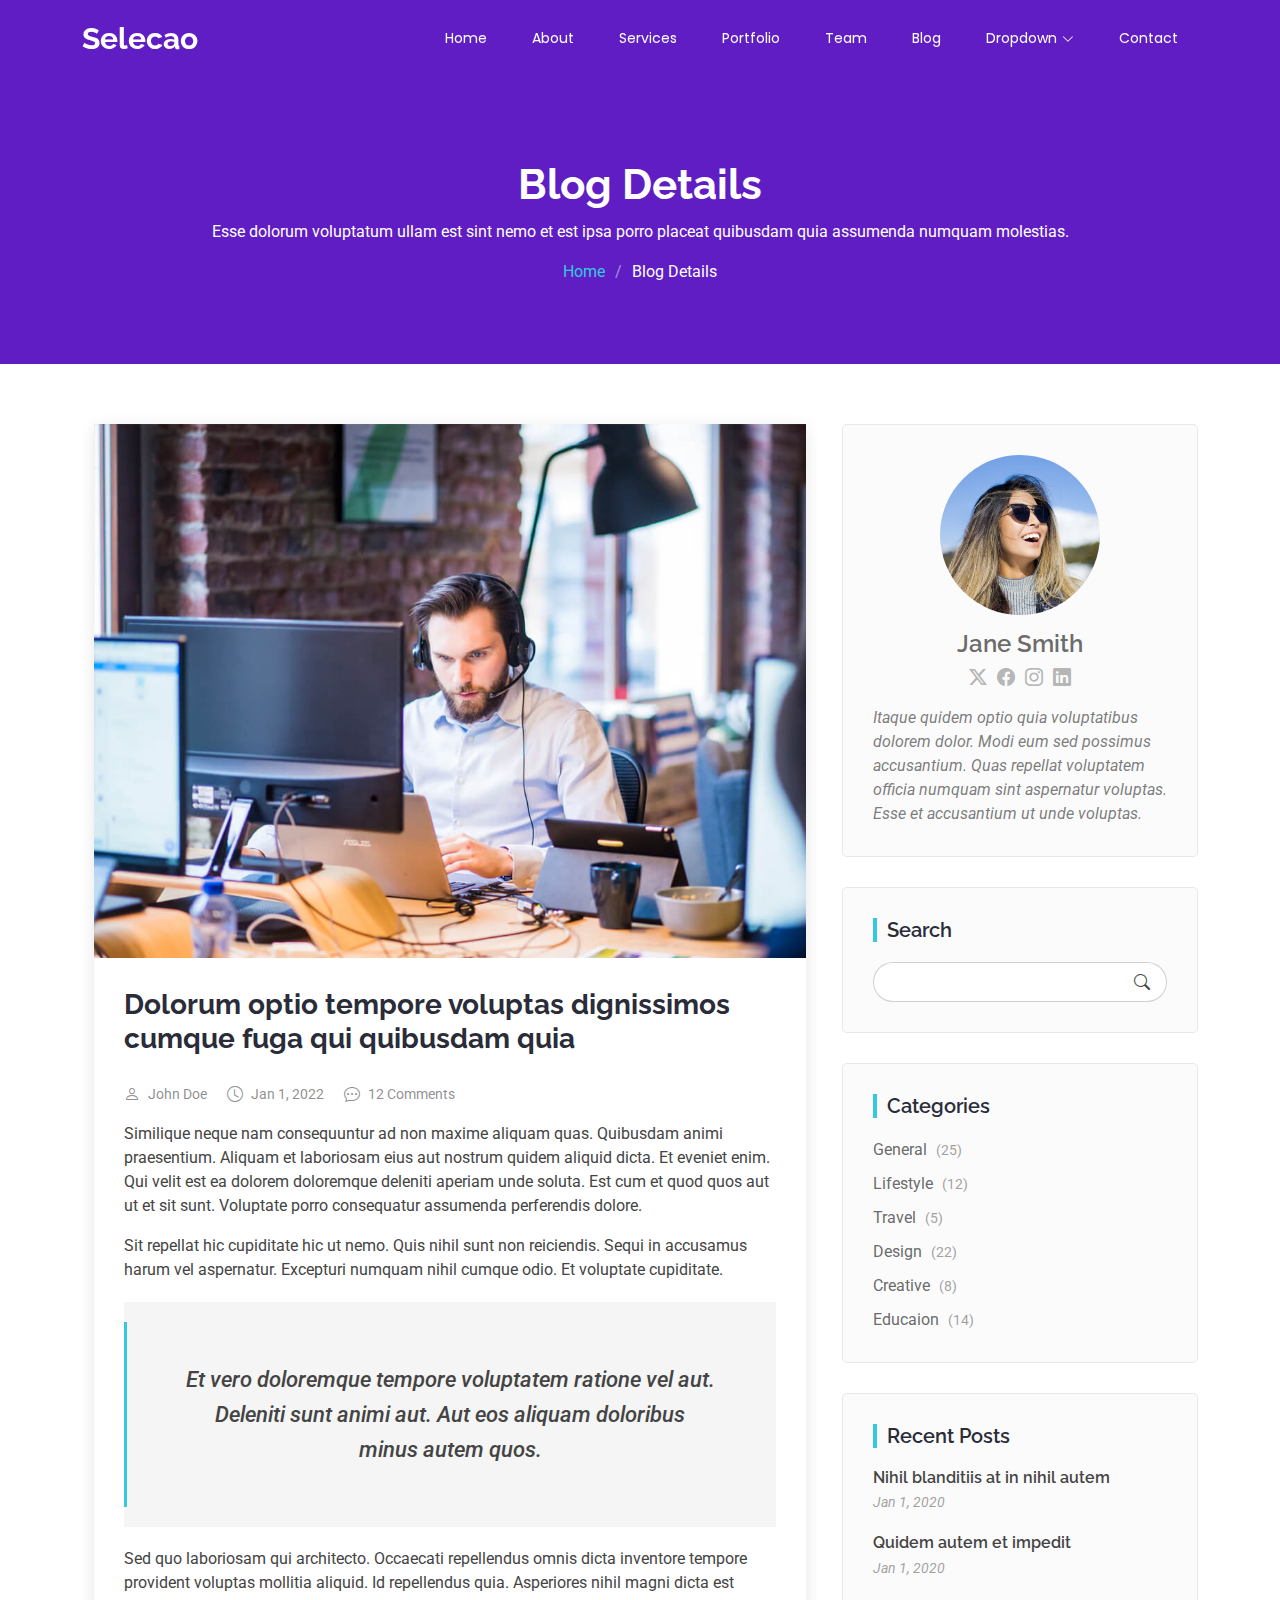
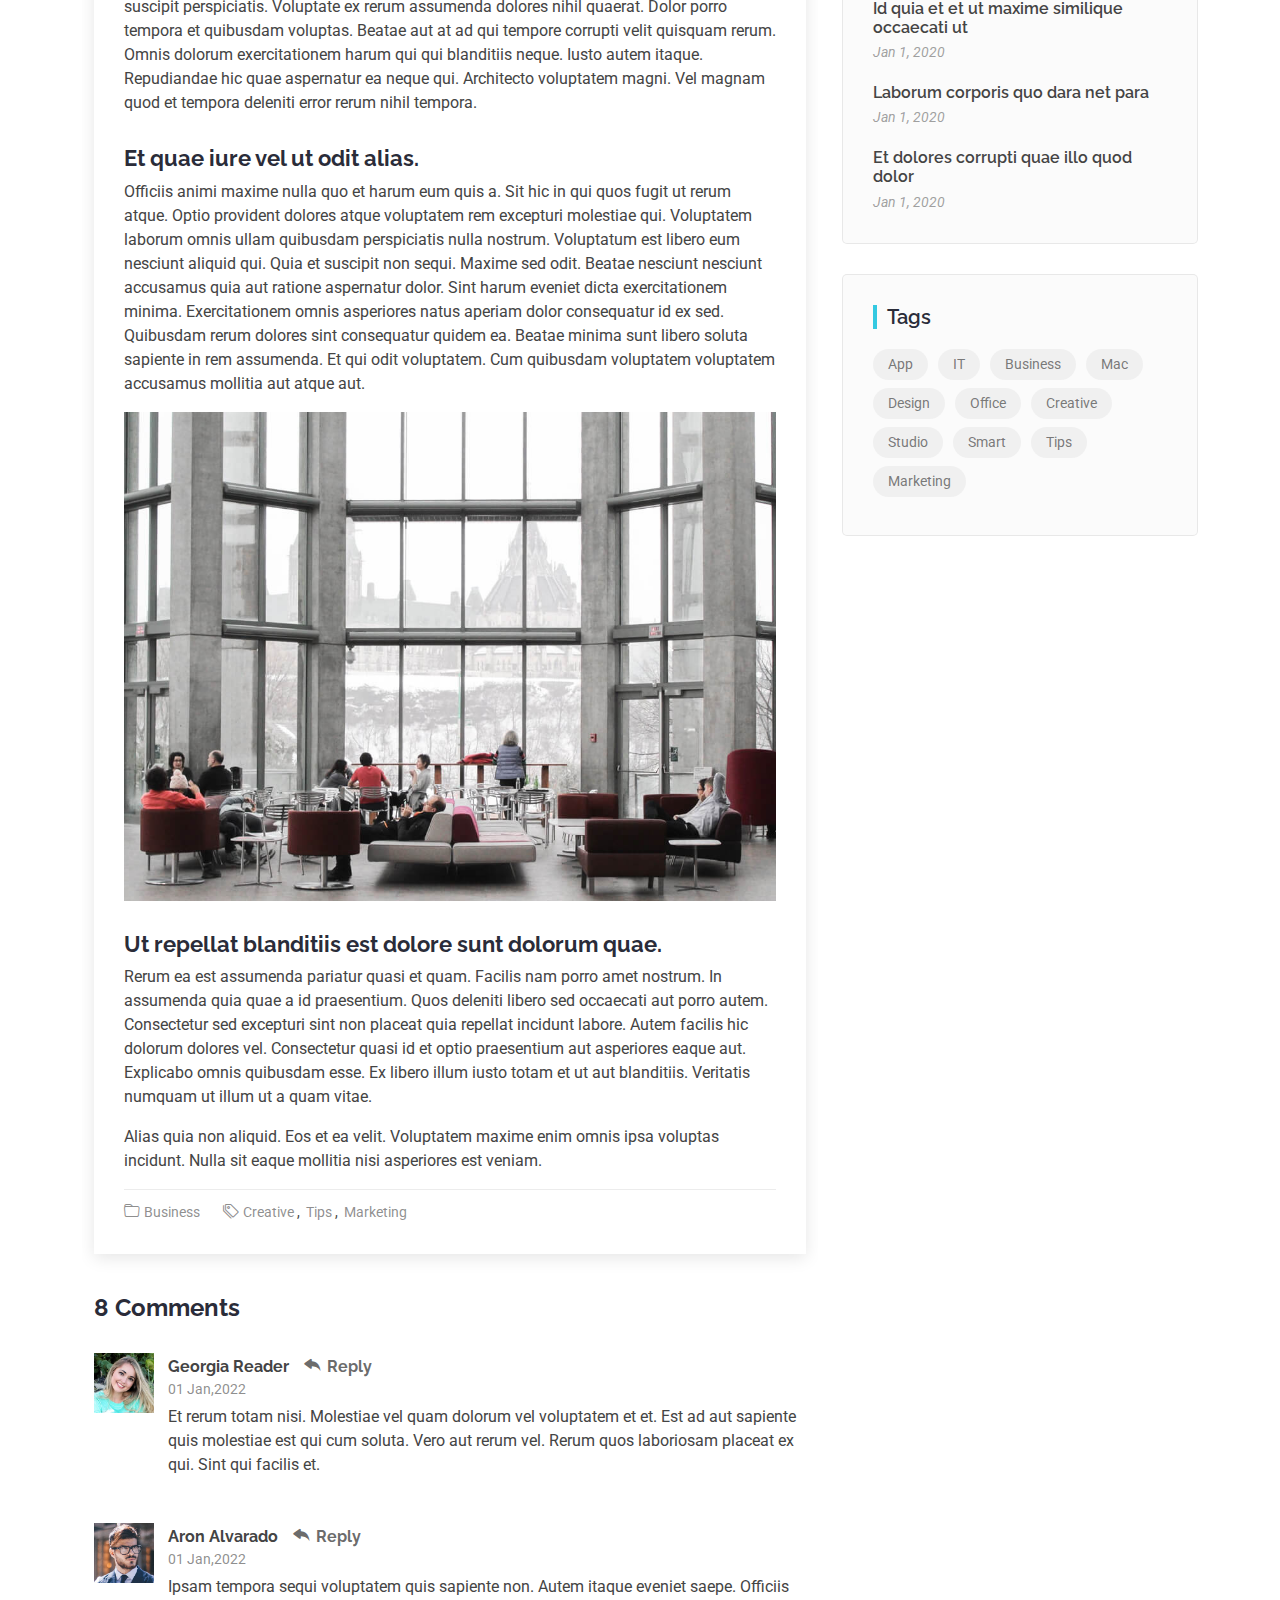
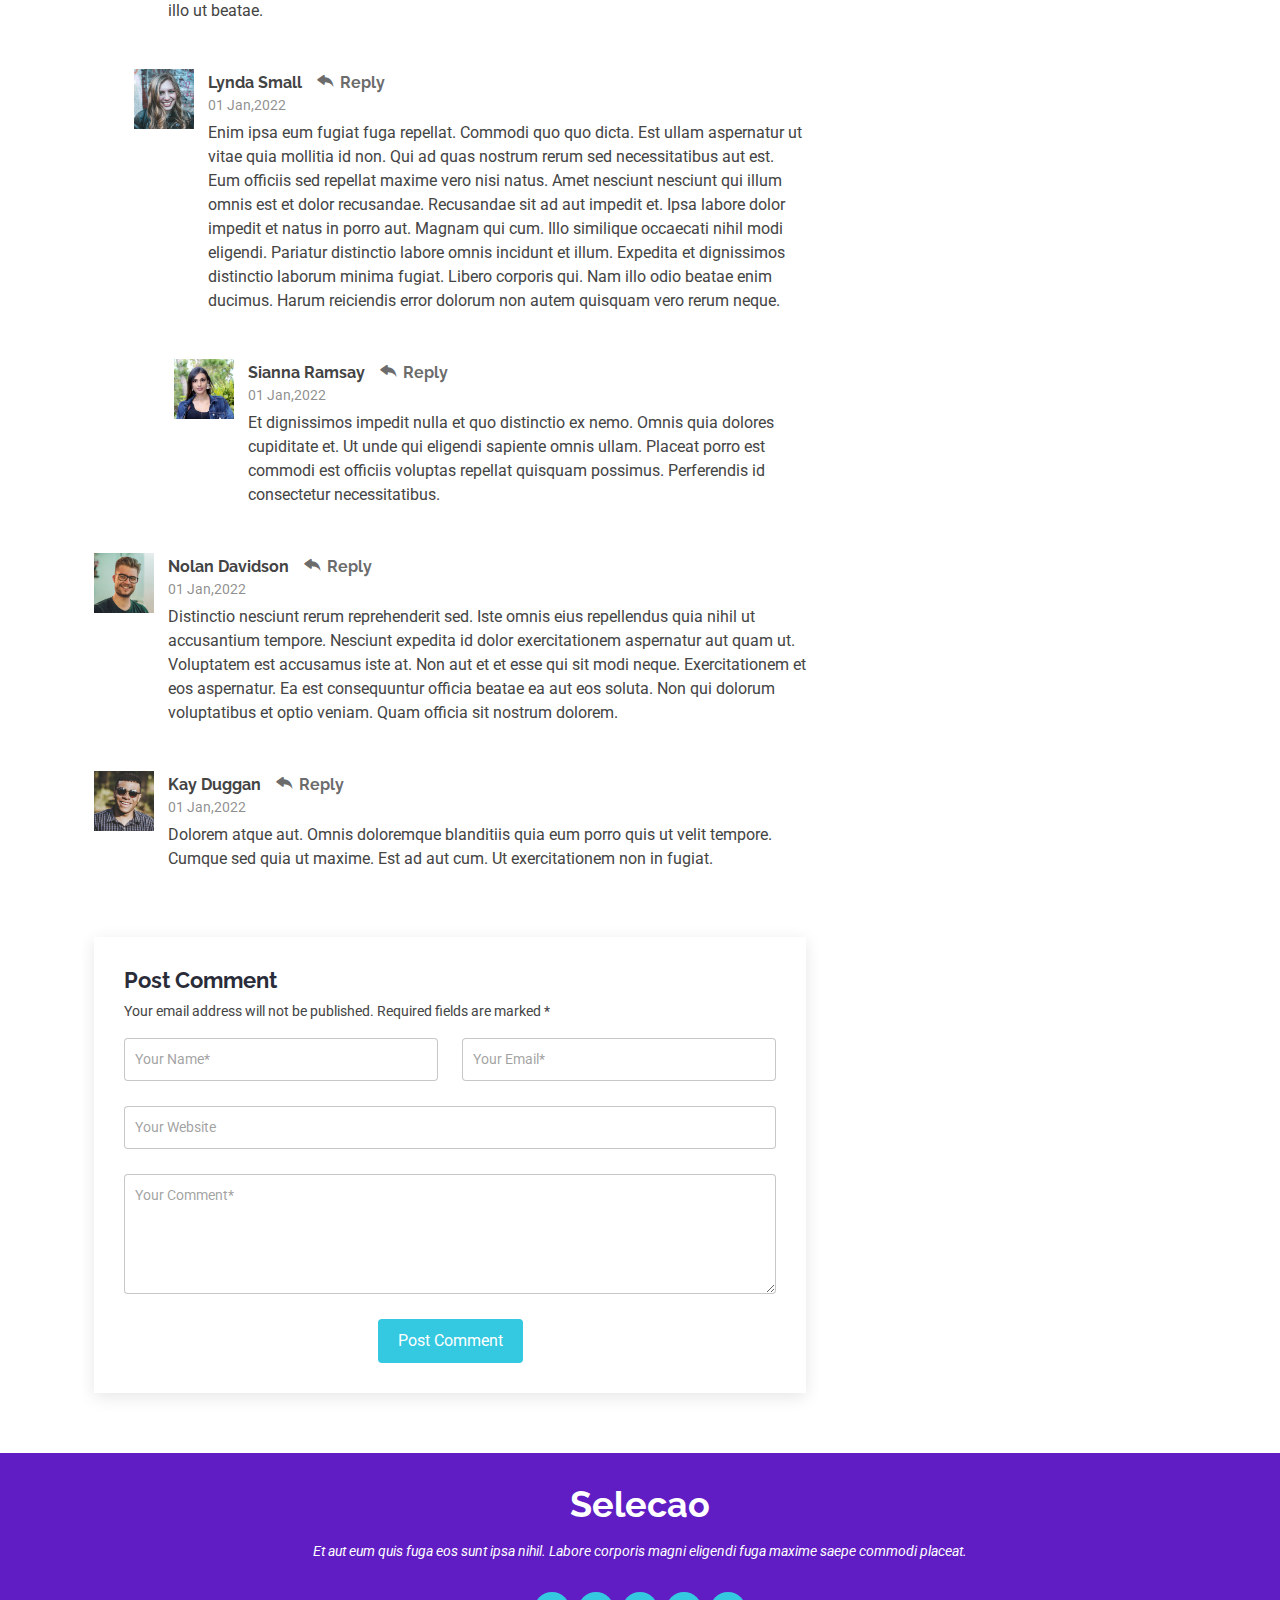
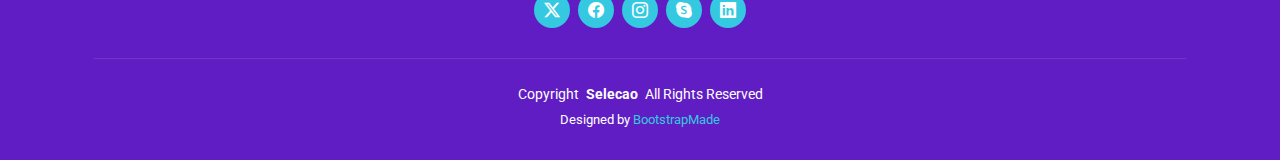
<file: Selecao-1.0.0/blog-details.html>
<!DOCTYPE html>
<html lang="en">

<head>
  <meta charset="utf-8">
  <meta content="width=device-width, initial-scale=1.0" name="viewport">
  <title>Blog Details - Selecao Bootstrap Template</title>
  <meta name="description" content="">
  <meta name="keywords" content="">

  <!-- Favicons -->
  <link href="assets/img/favicon.png" rel="icon">
  <link href="assets/img/apple-touch-icon.png" rel="apple-touch-icon">

  <!-- Fonts -->
  <link href="https://fonts.googleapis.com" rel="preconnect">
  <link href="https://fonts.gstatic.com" rel="preconnect" crossorigin>
  <link href="https://fonts.googleapis.com/css2?family=Roboto:ital,wght@0,100;0,300;0,400;0,500;0,700;0,900;1,100;1,300;1,400;1,500;1,700;1,900&family=Poppins:ital,wght@0,100;0,200;0,300;0,400;0,500;0,600;0,700;0,800;0,900;1,100;1,200;1,300;1,400;1,500;1,600;1,700;1,800;1,900&family=Raleway:ital,wght@0,100;0,200;0,300;0,400;0,500;0,600;0,700;0,800;0,900;1,100;1,200;1,300;1,400;1,500;1,600;1,700;1,800;1,900&display=swap" rel="stylesheet">

  <!-- Vendor CSS Files -->
  <link href="assets/vendor/bootstrap/css/bootstrap.min.css" rel="stylesheet">
  <link href="assets/vendor/bootstrap-icons/bootstrap-icons.css" rel="stylesheet">
  <link href="assets/vendor/aos/aos.css" rel="stylesheet">
  <link href="assets/vendor/animate.css/animate.min.css" rel="stylesheet">
  <link href="assets/vendor/glightbox/css/glightbox.min.css" rel="stylesheet">
  <link href="assets/vendor/swiper/swiper-bundle.min.css" rel="stylesheet">

  <!-- Main CSS File -->
  <link href="assets/css/main.css" rel="stylesheet">

  <!-- =======================================================
  * Template Name: Selecao
  * Template URL: https://bootstrapmade.com/selecao-bootstrap-template/
  * Updated: Aug 07 2024 with Bootstrap v5.3.3
  * Author: BootstrapMade.com
  * License: https://bootstrapmade.com/license/
  ======================================================== -->
</head>

<body class="blog-details-page">

  <header id="header" class="header d-flex align-items-center fixed-top">
    <div class="container-fluid container-xl position-relative d-flex align-items-center justify-content-between">

      <a href="index.html" class="logo d-flex align-items-center">
        <!-- Uncomment the line below if you also wish to use an image logo -->
        <!-- <img src="assets/img/logo.png" alt=""> -->
        <h1 class="sitename">Selecao</h1>
      </a>

      <nav id="navmenu" class="navmenu">
        <ul>
          <li><a href="#hero">Home</a></li>
          <li><a href="#about">About</a></li>
          <li><a href="#services">Services</a></li>
          <li><a href="#portfolio">Portfolio</a></li>
          <li><a href="#team">Team</a></li>
          <li><a href="blog.html">Blog</a></li>
          <li class="dropdown"><a href="#"><span>Dropdown</span> <i class="bi bi-chevron-down toggle-dropdown"></i></a>
            <ul>
              <li><a href="#">Dropdown 1</a></li>
              <li class="dropdown"><a href="#"><span>Deep Dropdown</span> <i class="bi bi-chevron-down toggle-dropdown"></i></a>
                <ul>
                  <li><a href="#">Deep Dropdown 1</a></li>
                  <li><a href="#">Deep Dropdown 2</a></li>
                  <li><a href="#">Deep Dropdown 3</a></li>
                  <li><a href="#">Deep Dropdown 4</a></li>
                  <li><a href="#">Deep Dropdown 5</a></li>
                </ul>
              </li>
              <li><a href="#">Dropdown 2</a></li>
              <li><a href="#">Dropdown 3</a></li>
              <li><a href="#">Dropdown 4</a></li>
            </ul>
          </li>
          <li><a href="#contact">Contact</a></li>
        </ul>
        <i class="mobile-nav-toggle d-xl-none bi bi-list"></i>
      </nav>

    </div>
  </header>

  <main class="main">

    <!-- Page Title -->
    <div class="page-title dark-background">
      <div class="container position-relative">
        <h1>Blog Details</h1>
        <p>Esse dolorum voluptatum ullam est sint nemo et est ipsa porro placeat quibusdam quia assumenda numquam molestias.</p>
        <nav class="breadcrumbs">
          <ol>
            <li><a href="index.html">Home</a></li>
            <li class="current">Blog Details</li>
          </ol>
        </nav>
      </div>
    </div><!-- End Page Title -->

    <div class="container">
      <div class="row">

        <div class="col-lg-8">

          <!-- Blog Details Section -->
          <section id="blog-details" class="blog-details section">
            <div class="container">

              <article class="article">

                <div class="post-img">
                  <img src="assets/img/blog/blog-1.jpg" alt="" class="img-fluid">
                </div>

                <h2 class="title">Dolorum optio tempore voluptas dignissimos cumque fuga qui quibusdam quia</h2>

                <div class="meta-top">
                  <ul>
                    <li class="d-flex align-items-center"><i class="bi bi-person"></i> <a href="blog-details.html">John Doe</a></li>
                    <li class="d-flex align-items-center"><i class="bi bi-clock"></i> <a href="blog-details.html"><time datetime="2020-01-01">Jan 1, 2022</time></a></li>
                    <li class="d-flex align-items-center"><i class="bi bi-chat-dots"></i> <a href="blog-details.html">12 Comments</a></li>
                  </ul>
                </div><!-- End meta top -->

                <div class="content">
                  <p>
                    Similique neque nam consequuntur ad non maxime aliquam quas. Quibusdam animi praesentium. Aliquam et laboriosam eius aut nostrum quidem aliquid dicta.
                    Et eveniet enim. Qui velit est ea dolorem doloremque deleniti aperiam unde soluta. Est cum et quod quos aut ut et sit sunt. Voluptate porro consequatur assumenda perferendis dolore.
                  </p>

                  <p>
                    Sit repellat hic cupiditate hic ut nemo. Quis nihil sunt non reiciendis. Sequi in accusamus harum vel aspernatur. Excepturi numquam nihil cumque odio. Et voluptate cupiditate.
                  </p>

                  <blockquote>
                    <p>
                      Et vero doloremque tempore voluptatem ratione vel aut. Deleniti sunt animi aut. Aut eos aliquam doloribus minus autem quos.
                    </p>
                  </blockquote>

                  <p>
                    Sed quo laboriosam qui architecto. Occaecati repellendus omnis dicta inventore tempore provident voluptas mollitia aliquid. Id repellendus quia. Asperiores nihil magni dicta est suscipit perspiciatis. Voluptate ex rerum assumenda dolores nihil quaerat.
                    Dolor porro tempora et quibusdam voluptas. Beatae aut at ad qui tempore corrupti velit quisquam rerum. Omnis dolorum exercitationem harum qui qui blanditiis neque.
                    Iusto autem itaque. Repudiandae hic quae aspernatur ea neque qui. Architecto voluptatem magni. Vel magnam quod et tempora deleniti error rerum nihil tempora.
                  </p>

                  <h3>Et quae iure vel ut odit alias.</h3>
                  <p>
                    Officiis animi maxime nulla quo et harum eum quis a. Sit hic in qui quos fugit ut rerum atque. Optio provident dolores atque voluptatem rem excepturi molestiae qui. Voluptatem laborum omnis ullam quibusdam perspiciatis nulla nostrum. Voluptatum est libero eum nesciunt aliquid qui.
                    Quia et suscipit non sequi. Maxime sed odit. Beatae nesciunt nesciunt accusamus quia aut ratione aspernatur dolor. Sint harum eveniet dicta exercitationem minima. Exercitationem omnis asperiores natus aperiam dolor consequatur id ex sed. Quibusdam rerum dolores sint consequatur quidem ea.
                    Beatae minima sunt libero soluta sapiente in rem assumenda. Et qui odit voluptatem. Cum quibusdam voluptatem voluptatem accusamus mollitia aut atque aut.
                  </p>
                  <img src="assets/img/blog/blog-inside-post.jpg" class="img-fluid" alt="">

                  <h3>Ut repellat blanditiis est dolore sunt dolorum quae.</h3>
                  <p>
                    Rerum ea est assumenda pariatur quasi et quam. Facilis nam porro amet nostrum. In assumenda quia quae a id praesentium. Quos deleniti libero sed occaecati aut porro autem. Consectetur sed excepturi sint non placeat quia repellat incidunt labore. Autem facilis hic dolorum dolores vel.
                    Consectetur quasi id et optio praesentium aut asperiores eaque aut. Explicabo omnis quibusdam esse. Ex libero illum iusto totam et ut aut blanditiis. Veritatis numquam ut illum ut a quam vitae.
                  </p>
                  <p>
                    Alias quia non aliquid. Eos et ea velit. Voluptatem maxime enim omnis ipsa voluptas incidunt. Nulla sit eaque mollitia nisi asperiores est veniam.
                  </p>

                </div><!-- End post content -->

                <div class="meta-bottom">
                  <i class="bi bi-folder"></i>
                  <ul class="cats">
                    <li><a href="#">Business</a></li>
                  </ul>

                  <i class="bi bi-tags"></i>
                  <ul class="tags">
                    <li><a href="#">Creative</a></li>
                    <li><a href="#">Tips</a></li>
                    <li><a href="#">Marketing</a></li>
                  </ul>
                </div><!-- End meta bottom -->

              </article>

            </div>
          </section><!-- /Blog Details Section -->

          <!-- Blog Comments Section -->
          <section id="blog-comments" class="blog-comments section">

            <div class="container">

              <h4 class="comments-count">8 Comments</h4>

              <div id="comment-1" class="comment">
                <div class="d-flex">
                  <div class="comment-img"><img src="assets/img/blog/comments-1.jpg" alt=""></div>
                  <div>
                    <h5><a href="">Georgia Reader</a> <a href="#" class="reply"><i class="bi bi-reply-fill"></i> Reply</a></h5>
                    <time datetime="2020-01-01">01 Jan,2022</time>
                    <p>
                      Et rerum totam nisi. Molestiae vel quam dolorum vel voluptatem et et. Est ad aut sapiente quis molestiae est qui cum soluta.
                      Vero aut rerum vel. Rerum quos laboriosam placeat ex qui. Sint qui facilis et.
                    </p>
                  </div>
                </div>
              </div><!-- End comment #1 -->

              <div id="comment-2" class="comment">
                <div class="d-flex">
                  <div class="comment-img"><img src="assets/img/blog/comments-2.jpg" alt=""></div>
                  <div>
                    <h5><a href="">Aron Alvarado</a> <a href="#" class="reply"><i class="bi bi-reply-fill"></i> Reply</a></h5>
                    <time datetime="2020-01-01">01 Jan,2022</time>
                    <p>
                      Ipsam tempora sequi voluptatem quis sapiente non. Autem itaque eveniet saepe. Officiis illo ut beatae.
                    </p>
                  </div>
                </div>

                <div id="comment-reply-1" class="comment comment-reply">
                  <div class="d-flex">
                    <div class="comment-img"><img src="assets/img/blog/comments-3.jpg" alt=""></div>
                    <div>
                      <h5><a href="">Lynda Small</a> <a href="#" class="reply"><i class="bi bi-reply-fill"></i> Reply</a></h5>
                      <time datetime="2020-01-01">01 Jan,2022</time>
                      <p>
                        Enim ipsa eum fugiat fuga repellat. Commodi quo quo dicta. Est ullam aspernatur ut vitae quia mollitia id non. Qui ad quas nostrum rerum sed necessitatibus aut est. Eum officiis sed repellat maxime vero nisi natus. Amet nesciunt nesciunt qui illum omnis est et dolor recusandae.

                        Recusandae sit ad aut impedit et. Ipsa labore dolor impedit et natus in porro aut. Magnam qui cum. Illo similique occaecati nihil modi eligendi. Pariatur distinctio labore omnis incidunt et illum. Expedita et dignissimos distinctio laborum minima fugiat.

                        Libero corporis qui. Nam illo odio beatae enim ducimus. Harum reiciendis error dolorum non autem quisquam vero rerum neque.
                      </p>
                    </div>
                  </div>

                  <div id="comment-reply-2" class="comment comment-reply">
                    <div class="d-flex">
                      <div class="comment-img"><img src="assets/img/blog/comments-4.jpg" alt=""></div>
                      <div>
                        <h5><a href="">Sianna Ramsay</a> <a href="#" class="reply"><i class="bi bi-reply-fill"></i> Reply</a></h5>
                        <time datetime="2020-01-01">01 Jan,2022</time>
                        <p>
                          Et dignissimos impedit nulla et quo distinctio ex nemo. Omnis quia dolores cupiditate et. Ut unde qui eligendi sapiente omnis ullam. Placeat porro est commodi est officiis voluptas repellat quisquam possimus. Perferendis id consectetur necessitatibus.
                        </p>
                      </div>
                    </div>

                  </div><!-- End comment reply #2-->

                </div><!-- End comment reply #1-->

              </div><!-- End comment #2-->

              <div id="comment-3" class="comment">
                <div class="d-flex">
                  <div class="comment-img"><img src="assets/img/blog/comments-5.jpg" alt=""></div>
                  <div>
                    <h5><a href="">Nolan Davidson</a> <a href="#" class="reply"><i class="bi bi-reply-fill"></i> Reply</a></h5>
                    <time datetime="2020-01-01">01 Jan,2022</time>
                    <p>
                      Distinctio nesciunt rerum reprehenderit sed. Iste omnis eius repellendus quia nihil ut accusantium tempore. Nesciunt expedita id dolor exercitationem aspernatur aut quam ut. Voluptatem est accusamus iste at.
                      Non aut et et esse qui sit modi neque. Exercitationem et eos aspernatur. Ea est consequuntur officia beatae ea aut eos soluta. Non qui dolorum voluptatibus et optio veniam. Quam officia sit nostrum dolorem.
                    </p>
                  </div>
                </div>

              </div><!-- End comment #3 -->

              <div id="comment-4" class="comment">
                <div class="d-flex">
                  <div class="comment-img"><img src="assets/img/blog/comments-6.jpg" alt=""></div>
                  <div>
                    <h5><a href="">Kay Duggan</a> <a href="#" class="reply"><i class="bi bi-reply-fill"></i> Reply</a></h5>
                    <time datetime="2020-01-01">01 Jan,2022</time>
                    <p>
                      Dolorem atque aut. Omnis doloremque blanditiis quia eum porro quis ut velit tempore. Cumque sed quia ut maxime. Est ad aut cum. Ut exercitationem non in fugiat.
                    </p>
                  </div>
                </div>

              </div><!-- End comment #4 -->

            </div>

          </section><!-- /Blog Comments Section -->

          <!-- Comment Form Section -->
          <section id="comment-form" class="comment-form section">
            <div class="container">

              <form action="">

                <h4>Post Comment</h4>
                <p>Your email address will not be published. Required fields are marked * </p>
                <div class="row">
                  <div class="col-md-6 form-group">
                    <input name="name" type="text" class="form-control" placeholder="Your Name*">
                  </div>
                  <div class="col-md-6 form-group">
                    <input name="email" type="text" class="form-control" placeholder="Your Email*">
                  </div>
                </div>
                <div class="row">
                  <div class="col form-group">
                    <input name="website" type="text" class="form-control" placeholder="Your Website">
                  </div>
                </div>
                <div class="row">
                  <div class="col form-group">
                    <textarea name="comment" class="form-control" placeholder="Your Comment*"></textarea>
                  </div>
                </div>

                <div class="text-center">
                  <button type="submit" class="btn btn-primary">Post Comment</button>
                </div>

              </form>

            </div>
          </section><!-- /Comment Form Section -->

        </div>

        <div class="col-lg-4 sidebar">

          <div class="widgets-container">

            <!-- Blog Author Widget -->
            <div class="blog-author-widget widget-item">

              <div class="d-flex flex-column align-items-center">
                <img src="assets/img/blog/blog-author.jpg" class="rounded-circle flex-shrink-0" alt="">
                <h4>Jane Smith</h4>
                <div class="social-links">
                  <a href="https://x.com/#"><i class="bi bi-twitter-x"></i></a>
                  <a href="https://facebook.com/#"><i class="bi bi-facebook"></i></a>
                  <a href="https://instagram.com/#"><i class="biu bi-instagram"></i></a>
                  <a href="https://instagram.com/#"><i class="biu bi-linkedin"></i></a>
                </div>

                <p>
                  Itaque quidem optio quia voluptatibus dolorem dolor. Modi eum sed possimus accusantium. Quas repellat voluptatem officia numquam sint aspernatur voluptas. Esse et accusantium ut unde voluptas.
                </p>

              </div>
            </div><!--/Blog Author Widget -->

            <!-- Search Widget -->
            <div class="search-widget widget-item">

              <h3 class="widget-title">Search</h3>
              <form action="">
                <input type="text">
                <button type="submit" title="Search"><i class="bi bi-search"></i></button>
              </form>

            </div><!--/Search Widget -->

            <!-- Categories Widget -->
            <div class="categories-widget widget-item">

              <h3 class="widget-title">Categories</h3>
              <ul class="mt-3">
                <li><a href="#">General <span>(25)</span></a></li>
                <li><a href="#">Lifestyle <span>(12)</span></a></li>
                <li><a href="#">Travel <span>(5)</span></a></li>
                <li><a href="#">Design <span>(22)</span></a></li>
                <li><a href="#">Creative <span>(8)</span></a></li>
                <li><a href="#">Educaion <span>(14)</span></a></li>
              </ul>

            </div><!--/Categories Widget -->

            <!-- Recent Posts Widget -->
            <div class="recent-posts-widget widget-item">

              <h3 class="widget-title">Recent Posts</h3>

              <div class="post-item">
                <h4><a href="blog-details.html">Nihil blanditiis at in nihil autem</a></h4>
                <time datetime="2020-01-01">Jan 1, 2020</time>
              </div><!-- End recent post item-->

              <div class="post-item">
                <h4><a href="blog-details.html">Quidem autem et impedit</a></h4>
                <time datetime="2020-01-01">Jan 1, 2020</time>
              </div><!-- End recent post item-->

              <div class="post-item">
                <h4><a href="blog-details.html">Id quia et et ut maxime similique occaecati ut</a></h4>
                <time datetime="2020-01-01">Jan 1, 2020</time>
              </div><!-- End recent post item-->

              <div class="post-item">
                <h4><a href="blog-details.html">Laborum corporis quo dara net para</a></h4>
                <time datetime="2020-01-01">Jan 1, 2020</time>
              </div><!-- End recent post item-->

              <div class="post-item">
                <h4><a href="blog-details.html">Et dolores corrupti quae illo quod dolor</a></h4>
                <time datetime="2020-01-01">Jan 1, 2020</time>
              </div><!-- End recent post item-->

            </div><!--/Recent Posts Widget -->

            <!-- Tags Widget -->
            <div class="tags-widget widget-item">

              <h3 class="widget-title">Tags</h3>
              <ul>
                <li><a href="#">App</a></li>
                <li><a href="#">IT</a></li>
                <li><a href="#">Business</a></li>
                <li><a href="#">Mac</a></li>
                <li><a href="#">Design</a></li>
                <li><a href="#">Office</a></li>
                <li><a href="#">Creative</a></li>
                <li><a href="#">Studio</a></li>
                <li><a href="#">Smart</a></li>
                <li><a href="#">Tips</a></li>
                <li><a href="#">Marketing</a></li>
              </ul>

            </div><!--/Tags Widget -->

          </div>

        </div>

      </div>
    </div>

  </main>

  <footer id="footer" class="footer dark-background">
    <div class="container">
      <h3 class="sitename">Selecao</h3>
      <p>Et aut eum quis fuga eos sunt ipsa nihil. Labore corporis magni eligendi fuga maxime saepe commodi placeat.</p>
      <div class="social-links d-flex justify-content-center">
        <a href=""><i class="bi bi-twitter-x"></i></a>
        <a href=""><i class="bi bi-facebook"></i></a>
        <a href=""><i class="bi bi-instagram"></i></a>
        <a href=""><i class="bi bi-skype"></i></a>
        <a href=""><i class="bi bi-linkedin"></i></a>
      </div>
      <div class="container">
        <div class="copyright">
          <span>Copyright</span> <strong class="px-1 sitename">Selecao</strong> <span>All Rights Reserved</span>
        </div>
        <div class="credits">
          <!-- All the links in the footer should remain intact. -->
          <!-- You can delete the links only if you've purchased the pro version. -->
          <!-- Licensing information: https://bootstrapmade.com/license/ -->
          <!-- Purchase the pro version with working PHP/AJAX contact form: [buy-url] -->
          Designed by <a href="https://bootstrapmade.com/">BootstrapMade</a>
        </div>
      </div>
    </div>
  </footer>

  <!-- Scroll Top -->
  <a href="#" id="scroll-top" class="scroll-top d-flex align-items-center justify-content-center"><i class="bi bi-arrow-up-short"></i></a>

  <!-- Preloader -->
  <div id="preloader"></div>

  <!-- Vendor JS Files -->
  <script src="assets/vendor/bootstrap/js/bootstrap.bundle.min.js"></script>
  <script src="assets/vendor/php-email-form/validate.js"></script>
  <script src="assets/vendor/aos/aos.js"></script>
  <script src="assets/vendor/glightbox/js/glightbox.min.js"></script>
  <script src="assets/vendor/imagesloaded/imagesloaded.pkgd.min.js"></script>
  <script src="assets/vendor/isotope-layout/isotope.pkgd.min.js"></script>
  <script src="assets/vendor/swiper/swiper-bundle.min.js"></script>

  <!-- Main JS File -->
  <script src="assets/js/main.js"></script>

</body>

</html>
</file>
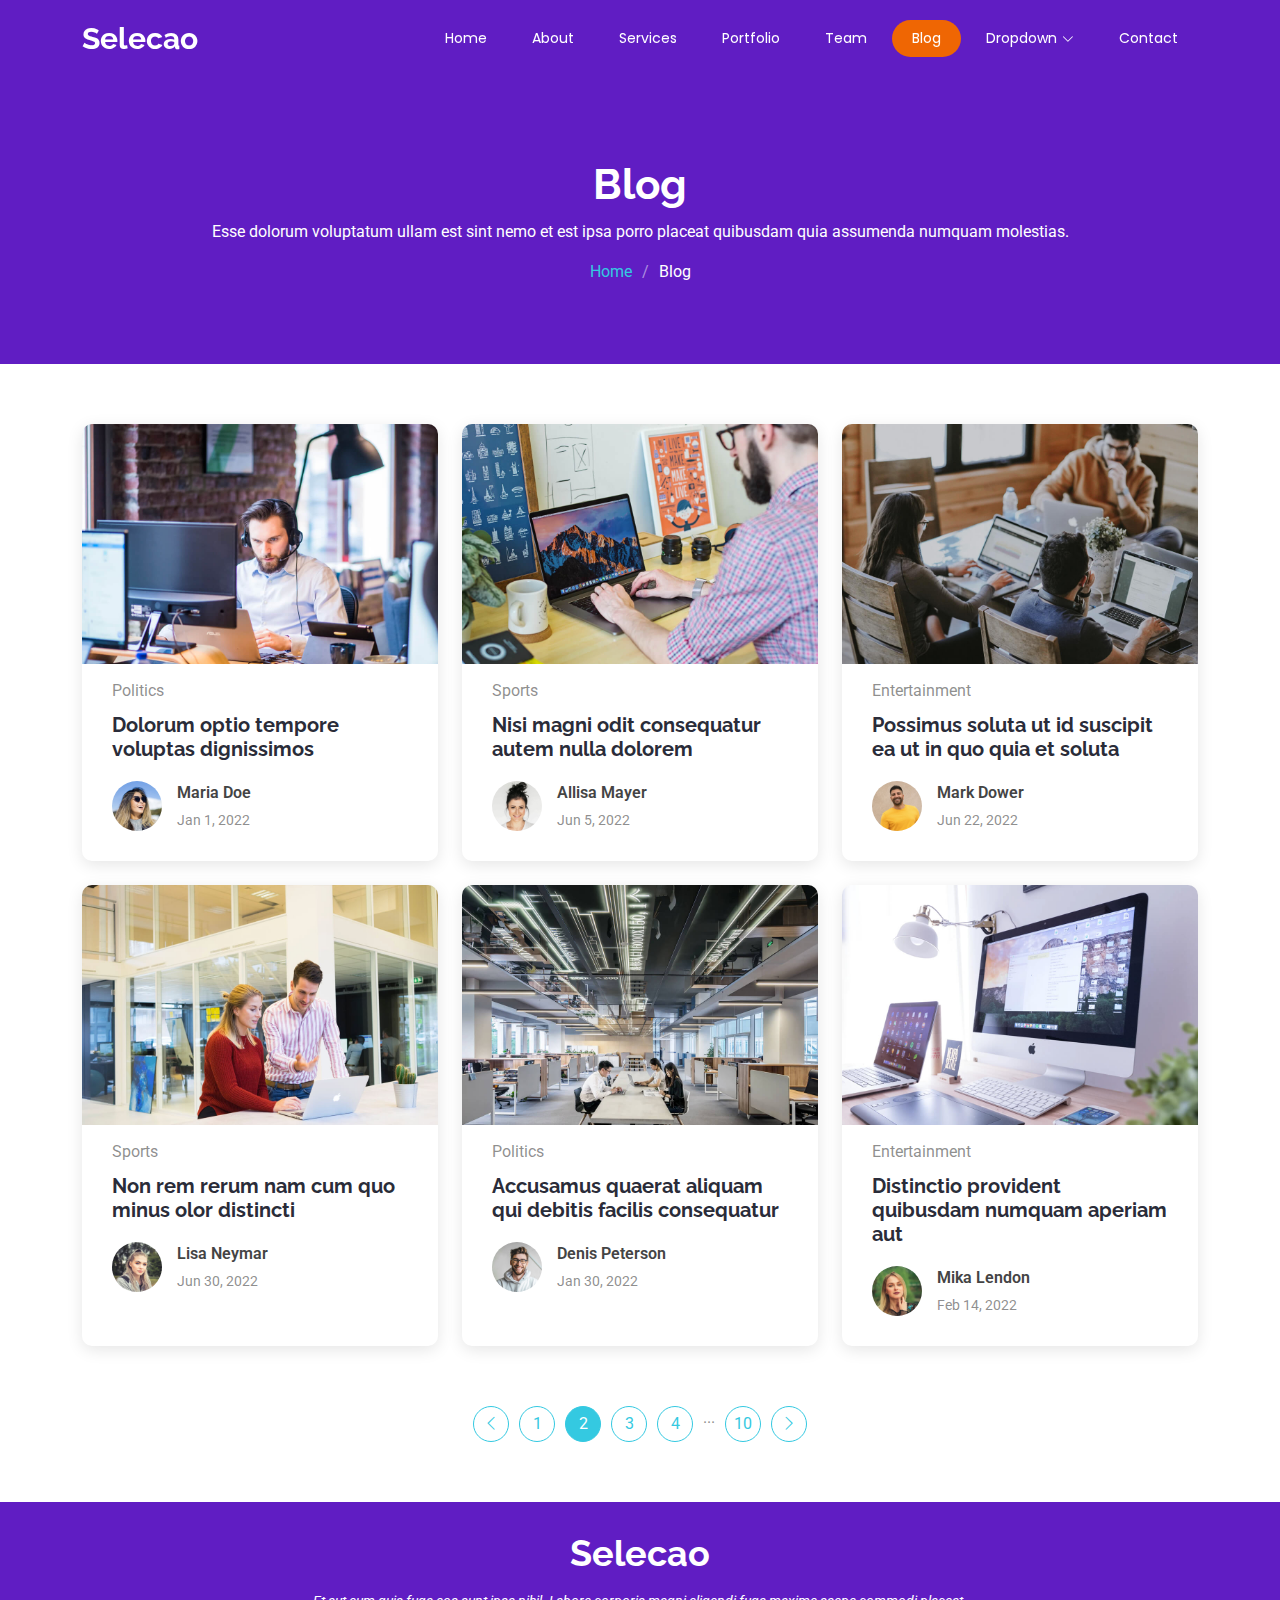
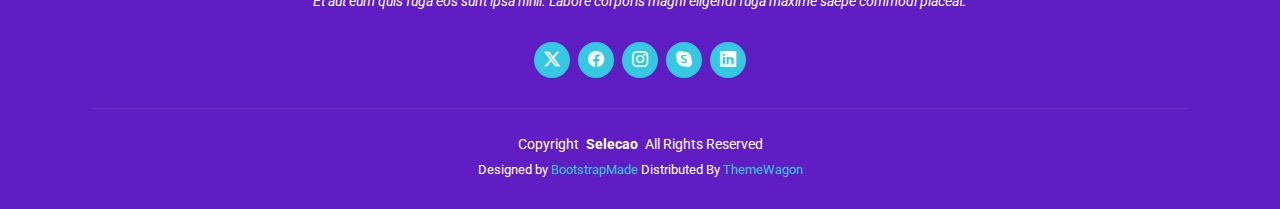
<file: Selecao-1.0.0/blog.html>
<!DOCTYPE html>
<html lang="en">

<head>
  <meta charset="utf-8">
  <meta content="width=device-width, initial-scale=1.0" name="viewport">
  <title>Blog - Selecao Bootstrap Template</title>
  <meta name="description" content="">
  <meta name="keywords" content="">

  <!-- Favicons -->
  <link href="assets/img/favicon.png" rel="icon">
  <link href="assets/img/apple-touch-icon.png" rel="apple-touch-icon">

  <!-- Fonts -->
  <link href="https://fonts.googleapis.com" rel="preconnect">
  <link href="https://fonts.gstatic.com" rel="preconnect" crossorigin>
  <link href="https://fonts.googleapis.com/css2?family=Roboto:ital,wght@0,100;0,300;0,400;0,500;0,700;0,900;1,100;1,300;1,400;1,500;1,700;1,900&family=Poppins:ital,wght@0,100;0,200;0,300;0,400;0,500;0,600;0,700;0,800;0,900;1,100;1,200;1,300;1,400;1,500;1,600;1,700;1,800;1,900&family=Raleway:ital,wght@0,100;0,200;0,300;0,400;0,500;0,600;0,700;0,800;0,900;1,100;1,200;1,300;1,400;1,500;1,600;1,700;1,800;1,900&display=swap" rel="stylesheet">

  <!-- Vendor CSS Files -->
  <link href="assets/vendor/bootstrap/css/bootstrap.min.css" rel="stylesheet">
  <link href="assets/vendor/bootstrap-icons/bootstrap-icons.css" rel="stylesheet">
  <link href="assets/vendor/aos/aos.css" rel="stylesheet">
  <link href="assets/vendor/animate.css/animate.min.css" rel="stylesheet">
  <link href="assets/vendor/glightbox/css/glightbox.min.css" rel="stylesheet">
  <link href="assets/vendor/swiper/swiper-bundle.min.css" rel="stylesheet">

  <!-- Main CSS File -->
  <link href="assets/css/main.css" rel="stylesheet">

  <!-- =======================================================
  * Template Name: Selecao
  * Template URL: https://bootstrapmade.com/selecao-bootstrap-template/
  * Updated: Aug 07 2024 with Bootstrap v5.3.3
  * Author: BootstrapMade.com
  * License: https://bootstrapmade.com/license/
  ======================================================== -->
</head>

<body class="blog-page">

  <header id="header" class="header d-flex align-items-center fixed-top">
    <div class="container-fluid container-xl position-relative d-flex align-items-center justify-content-between">

      <a href="index.html" class="logo d-flex align-items-center">
        <!-- Uncomment the line below if you also wish to use an image logo -->
        <!-- <img src="assets/img/logo.png" alt=""> -->
        <h1 class="sitename">Selecao</h1>
      </a>

      <nav id="navmenu" class="navmenu">
        <ul>
          <li><a href="#hero">Home</a></li>
          <li><a href="#about">About</a></li>
          <li><a href="#services">Services</a></li>
          <li><a href="#portfolio">Portfolio</a></li>
          <li><a href="#team">Team</a></li>
          <li><a href="blog.html" class="active">Blog</a></li>
          <li class="dropdown"><a href="#"><span>Dropdown</span> <i class="bi bi-chevron-down toggle-dropdown"></i></a>
            <ul>
              <li><a href="#">Dropdown 1</a></li>
              <li class="dropdown"><a href="#"><span>Deep Dropdown</span> <i class="bi bi-chevron-down toggle-dropdown"></i></a>
                <ul>
                  <li><a href="#">Deep Dropdown 1</a></li>
                  <li><a href="#">Deep Dropdown 2</a></li>
                  <li><a href="#">Deep Dropdown 3</a></li>
                  <li><a href="#">Deep Dropdown 4</a></li>
                  <li><a href="#">Deep Dropdown 5</a></li>
                </ul>
              </li>
              <li><a href="#">Dropdown 2</a></li>
              <li><a href="#">Dropdown 3</a></li>
              <li><a href="#">Dropdown 4</a></li>
            </ul>
          </li>
          <li><a href="#contact">Contact</a></li>
        </ul>
        <i class="mobile-nav-toggle d-xl-none bi bi-list"></i>
      </nav>

    </div>
  </header>

  <main class="main">

    <!-- Page Title -->
    <div class="page-title dark-background">
      <div class="container position-relative">
        <h1>Blog</h1>
        <p>Esse dolorum voluptatum ullam est sint nemo et est ipsa porro placeat quibusdam quia assumenda numquam molestias.</p>
        <nav class="breadcrumbs">
          <ol>
            <li><a href="index.html">Home</a></li>
            <li class="current">Blog</li>
          </ol>
        </nav>
      </div>
    </div><!-- End Page Title -->

    <!-- Blog Posts Section -->
    <section id="blog-posts" class="blog-posts section">

      <div class="container">
        <div class="row gy-4">

          <div class="col-lg-4">
            <article>

              <div class="post-img">
                <img src="assets/img/blog/blog-1.jpg" alt="" class="img-fluid">
              </div>

              <p class="post-category">Politics</p>

              <h2 class="title">
                <a href="blog-details.html">Dolorum optio tempore voluptas dignissimos</a>
              </h2>

              <div class="d-flex align-items-center">
                <img src="assets/img/blog/blog-author.jpg" alt="" class="img-fluid post-author-img flex-shrink-0">
                <div class="post-meta">
                  <p class="post-author">Maria Doe</p>
                  <p class="post-date">
                    <time datetime="2022-01-01">Jan 1, 2022</time>
                  </p>
                </div>
              </div>

            </article>
          </div><!-- End post list item -->

          <div class="col-lg-4">
            <article>

              <div class="post-img">
                <img src="assets/img/blog/blog-2.jpg" alt="" class="img-fluid">
              </div>

              <p class="post-category">Sports</p>

              <h2 class="title">
                <a href="blog-details.html">Nisi magni odit consequatur autem nulla dolorem</a>
              </h2>

              <div class="d-flex align-items-center">
                <img src="assets/img/blog/blog-author-2.jpg" alt="" class="img-fluid post-author-img flex-shrink-0">
                <div class="post-meta">
                  <p class="post-author">Allisa Mayer</p>
                  <p class="post-date">
                    <time datetime="2022-01-01">Jun 5, 2022</time>
                  </p>
                </div>
              </div>

            </article>
          </div><!-- End post list item -->

          <div class="col-lg-4">
            <article>

              <div class="post-img">
                <img src="assets/img/blog/blog-3.jpg" alt="" class="img-fluid">
              </div>

              <p class="post-category">Entertainment</p>

              <h2 class="title">
                <a href="blog-details.html">Possimus soluta ut id suscipit ea ut in quo quia et soluta</a>
              </h2>

              <div class="d-flex align-items-center">
                <img src="assets/img/blog/blog-author-3.jpg" alt="" class="img-fluid post-author-img flex-shrink-0">
                <div class="post-meta">
                  <p class="post-author">Mark Dower</p>
                  <p class="post-date">
                    <time datetime="2022-01-01">Jun 22, 2022</time>
                  </p>
                </div>
              </div>

            </article>
          </div><!-- End post list item -->

          <div class="col-lg-4">
            <article>

              <div class="post-img">
                <img src="assets/img/blog/blog-4.jpg" alt="" class="img-fluid">
              </div>

              <p class="post-category">Sports</p>

              <h2 class="title">
                <a href="blog-details.html">Non rem rerum nam cum quo minus olor distincti</a>
              </h2>

              <div class="d-flex align-items-center">
                <img src="assets/img/blog/blog-author-4.jpg" alt="" class="img-fluid post-author-img flex-shrink-0">
                <div class="post-meta">
                  <p class="post-author">Lisa Neymar</p>
                  <p class="post-date">
                    <time datetime="2022-01-01">Jun 30, 2022</time>
                  </p>
                </div>
              </div>

            </article>
          </div><!-- End post list item -->

          <div class="col-lg-4">
            <article>

              <div class="post-img">
                <img src="assets/img/blog/blog-5.jpg" alt="" class="img-fluid">
              </div>

              <p class="post-category">Politics</p>

              <h2 class="title">
                <a href="blog-details.html">Accusamus quaerat aliquam qui debitis facilis consequatur</a>
              </h2>

              <div class="d-flex align-items-center">
                <img src="assets/img/blog/blog-author-5.jpg" alt="" class="img-fluid post-author-img flex-shrink-0">
                <div class="post-meta">
                  <p class="post-author">Denis Peterson</p>
                  <p class="post-date">
                    <time datetime="2022-01-01">Jan 30, 2022</time>
                  </p>
                </div>
              </div>

            </article>
          </div><!-- End post list item -->

          <div class="col-lg-4">
            <article>

              <div class="post-img">
                <img src="assets/img/blog/blog-6.jpg" alt="" class="img-fluid">
              </div>

              <p class="post-category">Entertainment</p>

              <h2 class="title">
                <a href="blog-details.html">Distinctio provident quibusdam numquam aperiam aut</a>
              </h2>

              <div class="d-flex align-items-center">
                <img src="assets/img/blog/blog-author-6.jpg" alt="" class="img-fluid post-author-img flex-shrink-0">
                <div class="post-meta">
                  <p class="post-author">Mika Lendon</p>
                  <p class="post-date">
                    <time datetime="2022-01-01">Feb 14, 2022</time>
                  </p>
                </div>
              </div>

            </article>
          </div><!-- End post list item -->

        </div>
      </div>

    </section><!-- /Blog Posts Section -->

    <!-- Blog Pagination Section -->
    <section id="blog-pagination" class="blog-pagination section">

      <div class="container">
        <div class="d-flex justify-content-center">
          <ul>
            <li><a href="#"><i class="bi bi-chevron-left"></i></a></li>
            <li><a href="#">1</a></li>
            <li><a href="#" class="active">2</a></li>
            <li><a href="#">3</a></li>
            <li><a href="#">4</a></li>
            <li>...</li>
            <li><a href="#">10</a></li>
            <li><a href="#"><i class="bi bi-chevron-right"></i></a></li>
          </ul>
        </div>
      </div>

    </section><!-- /Blog Pagination Section -->

  </main>

  <footer id="footer" class="footer dark-background">
    <div class="container">
      <h3 class="sitename">Selecao</h3>
      <p>Et aut eum quis fuga eos sunt ipsa nihil. Labore corporis magni eligendi fuga maxime saepe commodi placeat.</p>
      <div class="social-links d-flex justify-content-center">
        <a href=""><i class="bi bi-twitter-x"></i></a>
        <a href=""><i class="bi bi-facebook"></i></a>
        <a href=""><i class="bi bi-instagram"></i></a>
        <a href=""><i class="bi bi-skype"></i></a>
        <a href=""><i class="bi bi-linkedin"></i></a>
      </div>
      <div class="container">
        <div class="copyright">
          <span>Copyright</span> <strong class="px-1 sitename">Selecao</strong> <span>All Rights Reserved</span>
        </div>
        <div class="credits">
          <!-- All the links in the footer should remain intact. -->
          <!-- You can delete the links only if you've purchased the pro version. -->
          <!-- Licensing information: https://bootstrapmade.com/license/ -->
          <!-- Purchase the pro version with working PHP/AJAX contact form: [buy-url] -->
          Designed by <a href="https://bootstrapmade.com/">BootstrapMade</a> Distributed By <a href="https://themewagon.com">ThemeWagon</a>
        </div>
      </div>
    </div>
  </footer>

  <!-- Scroll Top -->
  <a href="#" id="scroll-top" class="scroll-top d-flex align-items-center justify-content-center"><i class="bi bi-arrow-up-short"></i></a>

  <!-- Preloader -->
  <div id="preloader"></div>

  <!-- Vendor JS Files -->
  <script src="assets/vendor/bootstrap/js/bootstrap.bundle.min.js"></script>
  <script src="assets/vendor/php-email-form/validate.js"></script>
  <script src="assets/vendor/aos/aos.js"></script>
  <script src="assets/vendor/glightbox/js/glightbox.min.js"></script>
  <script src="assets/vendor/imagesloaded/imagesloaded.pkgd.min.js"></script>
  <script src="assets/vendor/isotope-layout/isotope.pkgd.min.js"></script>
  <script src="assets/vendor/swiper/swiper-bundle.min.js"></script>

  <!-- Main JS File -->
  <script src="assets/js/main.js"></script>

</body>

</html>
</file>
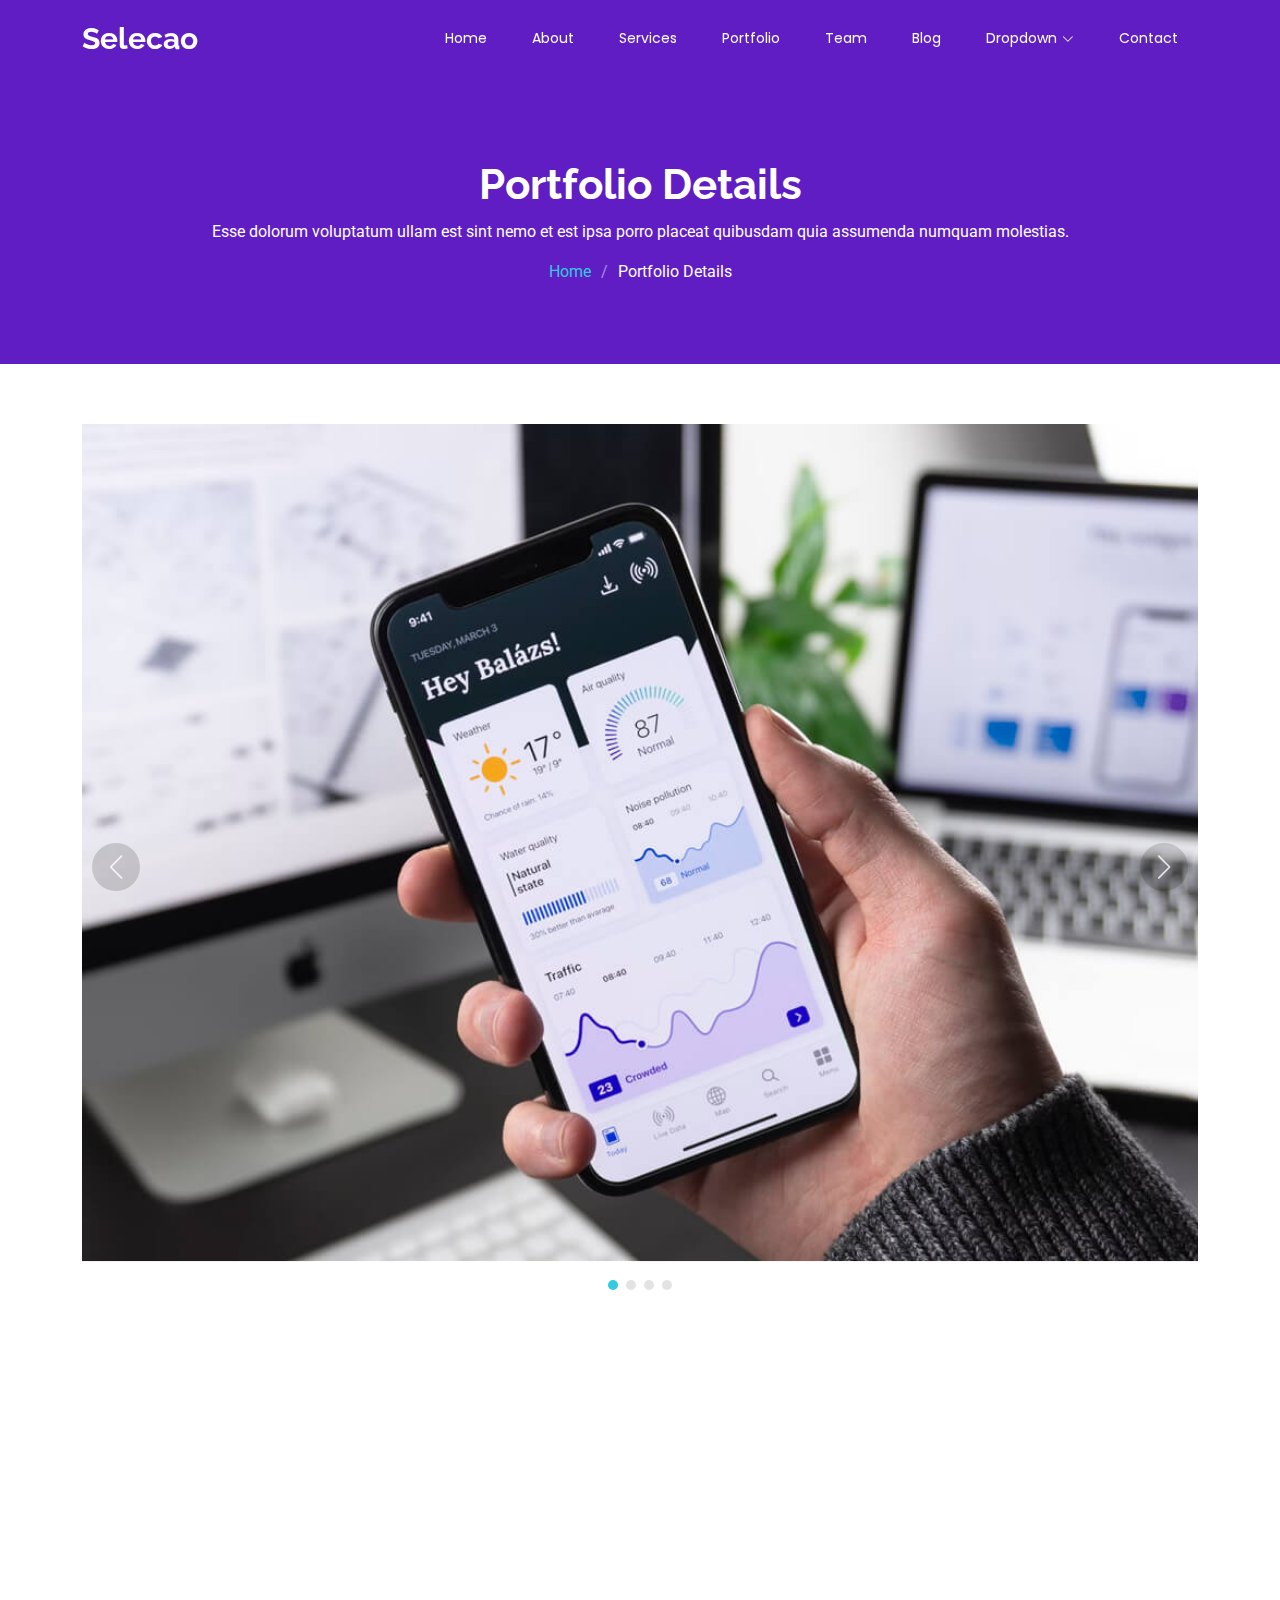
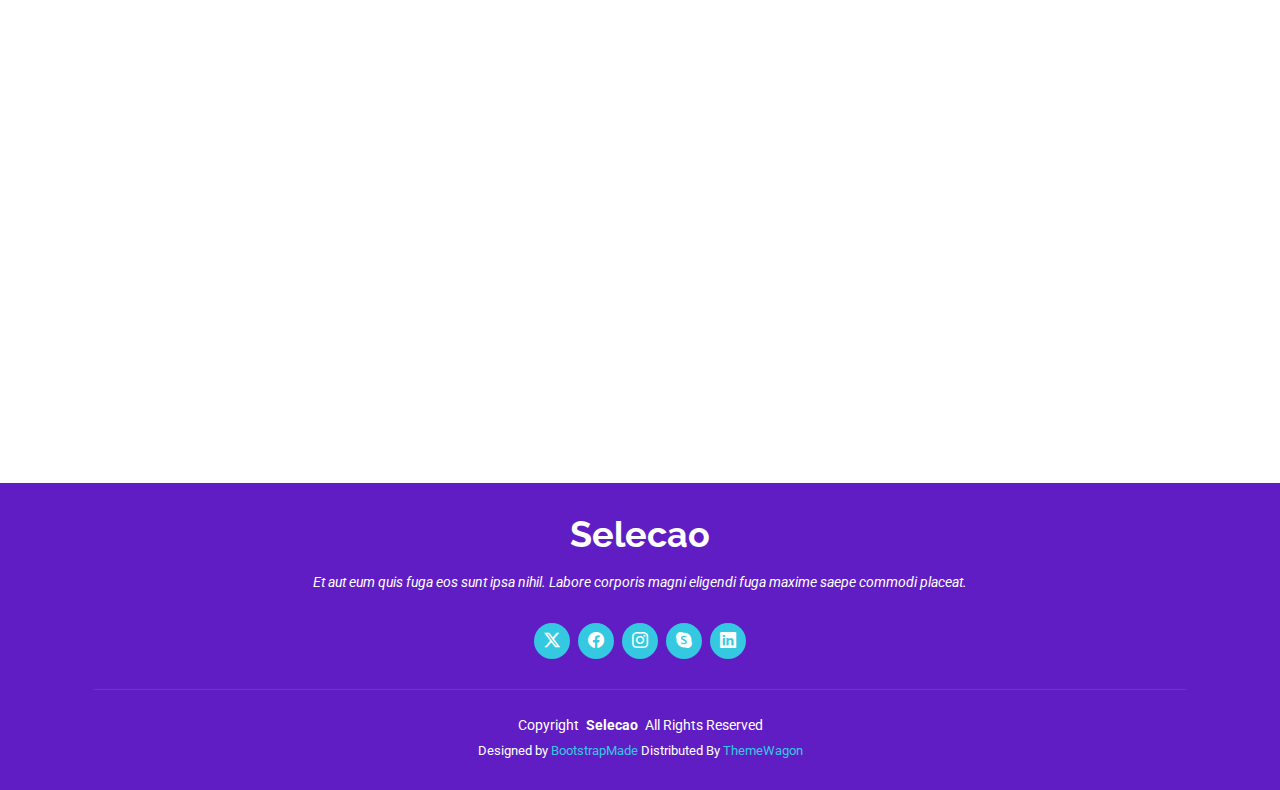
<file: Selecao-1.0.0/portfolio-details.html>
<!DOCTYPE html>
<html lang="en">

<head>
  <meta charset="utf-8">
  <meta content="width=device-width, initial-scale=1.0" name="viewport">
  <title>Portfolio Details - Selecao Bootstrap Template</title>
  <meta name="description" content="">
  <meta name="keywords" content="">

  <!-- Favicons -->
  <link href="assets/img/favicon.png" rel="icon">
  <link href="assets/img/apple-touch-icon.png" rel="apple-touch-icon">

  <!-- Fonts -->
  <link href="https://fonts.googleapis.com" rel="preconnect">
  <link href="https://fonts.gstatic.com" rel="preconnect" crossorigin>
  <link href="https://fonts.googleapis.com/css2?family=Roboto:ital,wght@0,100;0,300;0,400;0,500;0,700;0,900;1,100;1,300;1,400;1,500;1,700;1,900&family=Poppins:ital,wght@0,100;0,200;0,300;0,400;0,500;0,600;0,700;0,800;0,900;1,100;1,200;1,300;1,400;1,500;1,600;1,700;1,800;1,900&family=Raleway:ital,wght@0,100;0,200;0,300;0,400;0,500;0,600;0,700;0,800;0,900;1,100;1,200;1,300;1,400;1,500;1,600;1,700;1,800;1,900&display=swap" rel="stylesheet">

  <!-- Vendor CSS Files -->
  <link href="assets/vendor/bootstrap/css/bootstrap.min.css" rel="stylesheet">
  <link href="assets/vendor/bootstrap-icons/bootstrap-icons.css" rel="stylesheet">
  <link href="assets/vendor/aos/aos.css" rel="stylesheet">
  <link href="assets/vendor/animate.css/animate.min.css" rel="stylesheet">
  <link href="assets/vendor/glightbox/css/glightbox.min.css" rel="stylesheet">
  <link href="assets/vendor/swiper/swiper-bundle.min.css" rel="stylesheet">

  <!-- Main CSS File -->
  <link href="assets/css/main.css" rel="stylesheet">

  <!-- =======================================================
  * Template Name: Selecao
  * Template URL: https://bootstrapmade.com/selecao-bootstrap-template/
  * Updated: Aug 07 2024 with Bootstrap v5.3.3
  * Author: BootstrapMade.com
  * License: https://bootstrapmade.com/license/
  ======================================================== -->
</head>

<body class="portfolio-details-page">

  <header id="header" class="header d-flex align-items-center fixed-top">
    <div class="container-fluid container-xl position-relative d-flex align-items-center justify-content-between">

      <a href="index.html" class="logo d-flex align-items-center">
        <!-- Uncomment the line below if you also wish to use an image logo -->
        <!-- <img src="assets/img/logo.png" alt=""> -->
        <h1 class="sitename">Selecao</h1>
      </a>

      <nav id="navmenu" class="navmenu">
        <ul>
          <li><a href="#hero">Home</a></li>
          <li><a href="#about">About</a></li>
          <li><a href="#services">Services</a></li>
          <li><a href="#portfolio">Portfolio</a></li>
          <li><a href="#team">Team</a></li>
          <li><a href="blog.html">Blog</a></li>
          <li class="dropdown"><a href="#"><span>Dropdown</span> <i class="bi bi-chevron-down toggle-dropdown"></i></a>
            <ul>
              <li><a href="#">Dropdown 1</a></li>
              <li class="dropdown"><a href="#"><span>Deep Dropdown</span> <i class="bi bi-chevron-down toggle-dropdown"></i></a>
                <ul>
                  <li><a href="#">Deep Dropdown 1</a></li>
                  <li><a href="#">Deep Dropdown 2</a></li>
                  <li><a href="#">Deep Dropdown 3</a></li>
                  <li><a href="#">Deep Dropdown 4</a></li>
                  <li><a href="#">Deep Dropdown 5</a></li>
                </ul>
              </li>
              <li><a href="#">Dropdown 2</a></li>
              <li><a href="#">Dropdown 3</a></li>
              <li><a href="#">Dropdown 4</a></li>
            </ul>
          </li>
          <li><a href="#contact">Contact</a></li>
        </ul>
        <i class="mobile-nav-toggle d-xl-none bi bi-list"></i>
      </nav>

    </div>
  </header>

  <main class="main">

    <!-- Page Title -->
    <div class="page-title dark-background">
      <div class="container position-relative">
        <h1>Portfolio Details</h1>
        <p>Esse dolorum voluptatum ullam est sint nemo et est ipsa porro placeat quibusdam quia assumenda numquam molestias.</p>
        <nav class="breadcrumbs">
          <ol>
            <li><a href="index.html">Home</a></li>
            <li class="current">Portfolio Details</li>
          </ol>
        </nav>
      </div>
    </div><!-- End Page Title -->

    <!-- Portfolio Details Section -->
    <section id="portfolio-details" class="portfolio-details section">

      <div class="container" data-aos="fade-up">

        <div class="portfolio-details-slider swiper init-swiper">
          <script type="application/json" class="swiper-config">
            {
              "loop": true,
              "speed": 600,
              "autoplay": {
                "delay": 5000
              },
              "slidesPerView": "auto",
              "navigation": {
                "nextEl": ".swiper-button-next",
                "prevEl": ".swiper-button-prev"
              },
              "pagination": {
                "el": ".swiper-pagination",
                "type": "bullets",
                "clickable": true
              }
            }
          </script>
          <div class="swiper-wrapper align-items-center">

            <div class="swiper-slide">
              <img src="assets/img/portfolio/app-1.jpg" alt="">
            </div>

            <div class="swiper-slide">
              <img src="assets/img/portfolio/product-1.jpg" alt="">
            </div>

            <div class="swiper-slide">
              <img src="assets/img/portfolio/branding-1.jpg" alt="">
            </div>

            <div class="swiper-slide">
              <img src="assets/img/portfolio/books-1.jpg" alt="">
            </div>

          </div>
          <div class="swiper-button-prev"></div>
          <div class="swiper-button-next"></div>
          <div class="swiper-pagination"></div>
        </div>

        <div class="row justify-content-between gy-4 mt-4">

          <div class="col-lg-8" data-aos="fade-up">
            <div class="portfolio-description">
              <h2>This is an example of portfolio details</h2>
              <p>
                Autem ipsum nam porro corporis rerum. Quis eos dolorem eos itaque inventore commodi labore quia quia. Exercitationem repudiandae officiis neque suscipit non officia eaque itaque enim. Voluptatem officia accusantium nesciunt est omnis tempora consectetur dignissimos. Sequi nulla at esse enim cum deserunt eius.
              </p>
              <p>
                Amet consequatur qui dolore veniam voluptatem voluptatem sit. Non aspernatur atque natus ut cum nam et. Praesentium error dolores rerum minus sequi quia veritatis eum. Eos et doloribus doloremque nesciunt molestiae laboriosam.
              </p>

              <div class="testimonial-item">
                <p>
                  <i class="bi bi-quote quote-icon-left"></i>
                  <span>Export tempor illum tamen malis malis eram quae irure esse labore quem cillum quid cillum eram malis quorum velit fore eram velit sunt aliqua noster fugiat irure amet legam anim culpa.</span>
                  <i class="bi bi-quote quote-icon-right"></i>
                </p>
                <div>
                  <img src="assets/img/testimonials/testimonials-2.jpg" class="testimonial-img" alt="">
                  <h3>Sara Wilsson</h3>
                  <h4>Designer</h4>
                </div>
              </div>

              <p>
                Impedit ipsum quae et aliquid doloribus et voluptatem quasi. Perspiciatis occaecati earum et magnam animi. Quibusdam non qui ea vitae suscipit vitae sunt. Repudiandae incidunt cumque minus deserunt assumenda tempore. Delectus voluptas necessitatibus est.
              </p>

              <p>
                Sunt voluptatum sapiente facilis quo odio aut ipsum repellat debitis. Molestiae et autem libero. Explicabo et quod necessitatibus similique quis dolor eum. Numquam eaque praesentium rem et qui nesciunt.
              </p>

            </div>
          </div>

          <div class="col-lg-3" data-aos="fade-up" data-aos-delay="100">
            <div class="portfolio-info">
              <h3>Project information</h3>
              <ul>
                <li><strong>Category</strong> Web design</li>
                <li><strong>Client</strong> ASU Company</li>
                <li><strong>Project date</strong> 01 March, 2020</li>
                <li><strong>Project URL</strong> <a href="#">www.example.com</a></li>
                <li><a href="#" class="btn-visit align-self-start">Visit Website</a></li>
              </ul>
            </div>
          </div>

        </div>

      </div>

    </section><!-- /Portfolio Details Section -->

  </main>

  <footer id="footer" class="footer dark-background">
    <div class="container">
      <h3 class="sitename">Selecao</h3>
      <p>Et aut eum quis fuga eos sunt ipsa nihil. Labore corporis magni eligendi fuga maxime saepe commodi placeat.</p>
      <div class="social-links d-flex justify-content-center">
        <a href=""><i class="bi bi-twitter-x"></i></a>
        <a href=""><i class="bi bi-facebook"></i></a>
        <a href=""><i class="bi bi-instagram"></i></a>
        <a href=""><i class="bi bi-skype"></i></a>
        <a href=""><i class="bi bi-linkedin"></i></a>
      </div>
      <div class="container">
        <div class="copyright">
          <span>Copyright</span> <strong class="px-1 sitename">Selecao</strong> <span>All Rights Reserved</span>
        </div>
        <div class="credits">
          <!-- All the links in the footer should remain intact. -->
          <!-- You can delete the links only if you've purchased the pro version. -->
          <!-- Licensing information: https://bootstrapmade.com/license/ -->
          <!-- Purchase the pro version with working PHP/AJAX contact form: [buy-url] -->
          Designed by <a href="https://bootstrapmade.com/">BootstrapMade</a>  Distributed By <a href="https://themewagon.com">ThemeWagon</a>
        </div>
      </div>
    </div>
  </footer>

  <!-- Scroll Top -->
  <a href="#" id="scroll-top" class="scroll-top d-flex align-items-center justify-content-center"><i class="bi bi-arrow-up-short"></i></a>

  <!-- Preloader -->
  <div id="preloader"></div>

  <!-- Vendor JS Files -->
  <script src="assets/vendor/bootstrap/js/bootstrap.bundle.min.js"></script>
  <script src="assets/vendor/php-email-form/validate.js"></script>
  <script src="assets/vendor/aos/aos.js"></script>
  <script src="assets/vendor/glightbox/js/glightbox.min.js"></script>
  <script src="assets/vendor/imagesloaded/imagesloaded.pkgd.min.js"></script>
  <script src="assets/vendor/isotope-layout/isotope.pkgd.min.js"></script>
  <script src="assets/vendor/swiper/swiper-bundle.min.js"></script>

  <!-- Main JS File -->
  <script src="assets/js/main.js"></script>

</body>

</html>
</file>
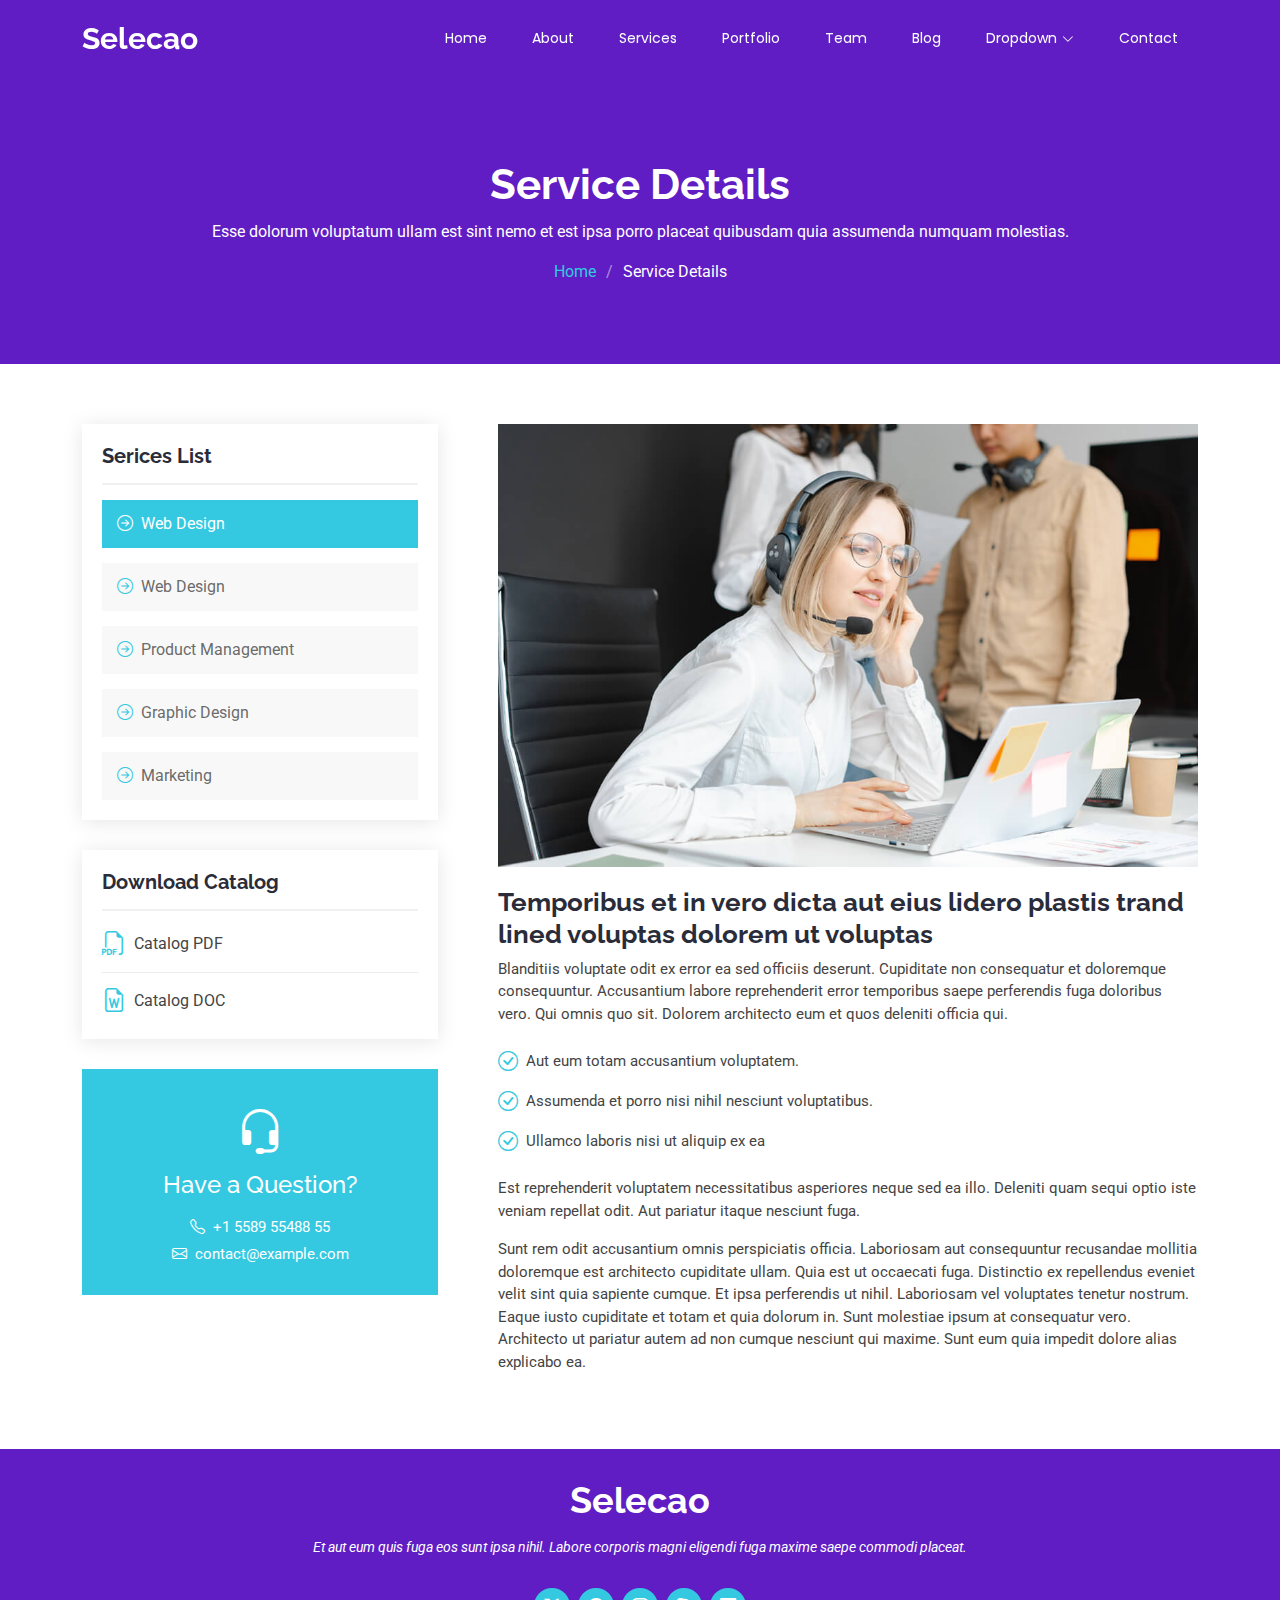
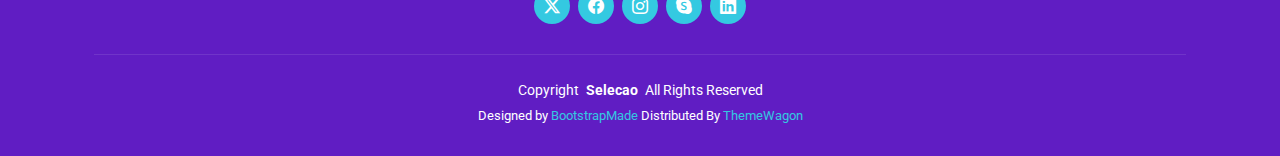
<file: Selecao-1.0.0/service-details.html>
<!DOCTYPE html>
<html lang="en">

<head>
  <meta charset="utf-8">
  <meta content="width=device-width, initial-scale=1.0" name="viewport">
  <title>Service Details - Selecao Bootstrap Template</title>
  <meta name="description" content="">
  <meta name="keywords" content="">

  <!-- Favicons -->
  <link href="assets/img/favicon.png" rel="icon">
  <link href="assets/img/apple-touch-icon.png" rel="apple-touch-icon">

  <!-- Fonts -->
  <link href="https://fonts.googleapis.com" rel="preconnect">
  <link href="https://fonts.gstatic.com" rel="preconnect" crossorigin>
  <link href="https://fonts.googleapis.com/css2?family=Roboto:ital,wght@0,100;0,300;0,400;0,500;0,700;0,900;1,100;1,300;1,400;1,500;1,700;1,900&family=Poppins:ital,wght@0,100;0,200;0,300;0,400;0,500;0,600;0,700;0,800;0,900;1,100;1,200;1,300;1,400;1,500;1,600;1,700;1,800;1,900&family=Raleway:ital,wght@0,100;0,200;0,300;0,400;0,500;0,600;0,700;0,800;0,900;1,100;1,200;1,300;1,400;1,500;1,600;1,700;1,800;1,900&display=swap" rel="stylesheet">

  <!-- Vendor CSS Files -->
  <link href="assets/vendor/bootstrap/css/bootstrap.min.css" rel="stylesheet">
  <link href="assets/vendor/bootstrap-icons/bootstrap-icons.css" rel="stylesheet">
  <link href="assets/vendor/aos/aos.css" rel="stylesheet">
  <link href="assets/vendor/animate.css/animate.min.css" rel="stylesheet">
  <link href="assets/vendor/glightbox/css/glightbox.min.css" rel="stylesheet">
  <link href="assets/vendor/swiper/swiper-bundle.min.css" rel="stylesheet">

  <!-- Main CSS File -->
  <link href="assets/css/main.css" rel="stylesheet">

  <!-- =======================================================
  * Template Name: Selecao
  * Template URL: https://bootstrapmade.com/selecao-bootstrap-template/
  * Updated: Aug 07 2024 with Bootstrap v5.3.3
  * Author: BootstrapMade.com
  * License: https://bootstrapmade.com/license/
  ======================================================== -->
</head>

<body class="service-details-page">

  <header id="header" class="header d-flex align-items-center fixed-top">
    <div class="container-fluid container-xl position-relative d-flex align-items-center justify-content-between">

      <a href="index.html" class="logo d-flex align-items-center">
        <!-- Uncomment the line below if you also wish to use an image logo -->
        <!-- <img src="assets/img/logo.png" alt=""> -->
        <h1 class="sitename">Selecao</h1>
      </a>

      <nav id="navmenu" class="navmenu">
        <ul>
          <li><a href="#hero">Home</a></li>
          <li><a href="#about">About</a></li>
          <li><a href="#services">Services</a></li>
          <li><a href="#portfolio">Portfolio</a></li>
          <li><a href="#team">Team</a></li>
          <li><a href="blog.html">Blog</a></li>
          <li class="dropdown"><a href="#"><span>Dropdown</span> <i class="bi bi-chevron-down toggle-dropdown"></i></a>
            <ul>
              <li><a href="#">Dropdown 1</a></li>
              <li class="dropdown"><a href="#"><span>Deep Dropdown</span> <i class="bi bi-chevron-down toggle-dropdown"></i></a>
                <ul>
                  <li><a href="#">Deep Dropdown 1</a></li>
                  <li><a href="#">Deep Dropdown 2</a></li>
                  <li><a href="#">Deep Dropdown 3</a></li>
                  <li><a href="#">Deep Dropdown 4</a></li>
                  <li><a href="#">Deep Dropdown 5</a></li>
                </ul>
              </li>
              <li><a href="#">Dropdown 2</a></li>
              <li><a href="#">Dropdown 3</a></li>
              <li><a href="#">Dropdown 4</a></li>
            </ul>
          </li>
          <li><a href="#contact">Contact</a></li>
        </ul>
        <i class="mobile-nav-toggle d-xl-none bi bi-list"></i>
      </nav>

    </div>
  </header>

  <main class="main">

    <!-- Page Title -->
    <div class="page-title dark-background">
      <div class="container position-relative">
        <h1>Service Details</h1>
        <p>Esse dolorum voluptatum ullam est sint nemo et est ipsa porro placeat quibusdam quia assumenda numquam molestias.</p>
        <nav class="breadcrumbs">
          <ol>
            <li><a href="index.html">Home</a></li>
            <li class="current">Service Details</li>
          </ol>
        </nav>
      </div>
    </div><!-- End Page Title -->

    <!-- Service Details Section -->
    <section id="service-details" class="service-details section">

      <div class="container">

        <div class="row gy-5">

          <div class="col-lg-4" data-aos="fade-up" data-aos-delay="100">

            <div class="service-box">
              <h4>Serices List</h4>
              <div class="services-list">
                <a href="#" class="active"><i class="bi bi-arrow-right-circle"></i><span>Web Design</span></a>
                <a href="#"><i class="bi bi-arrow-right-circle"></i><span>Web Design</span></a>
                <a href="#"><i class="bi bi-arrow-right-circle"></i><span>Product Management</span></a>
                <a href="#"><i class="bi bi-arrow-right-circle"></i><span>Graphic Design</span></a>
                <a href="#"><i class="bi bi-arrow-right-circle"></i><span>Marketing</span></a>
              </div>
            </div><!-- End Services List -->

            <div class="service-box">
              <h4>Download Catalog</h4>
              <div class="download-catalog">
                <a href="#"><i class="bi bi-filetype-pdf"></i><span>Catalog PDF</span></a>
                <a href="#"><i class="bi bi-file-earmark-word"></i><span>Catalog DOC</span></a>
              </div>
            </div><!-- End Services List -->

            <div class="help-box d-flex flex-column justify-content-center align-items-center">
              <i class="bi bi-headset help-icon"></i>
              <h4>Have a Question?</h4>
              <p class="d-flex align-items-center mt-2 mb-0"><i class="bi bi-telephone me-2"></i> <span>+1 5589 55488 55</span></p>
              <p class="d-flex align-items-center mt-1 mb-0"><i class="bi bi-envelope me-2"></i> <a href="mailto:contact@example.com">contact@example.com</a></p>
            </div>

          </div>

          <div class="col-lg-8 ps-lg-5" data-aos="fade-up" data-aos-delay="200">
            <img src="assets/img/services.jpg" alt="" class="img-fluid services-img">
            <h3>Temporibus et in vero dicta aut eius lidero plastis trand lined voluptas dolorem ut voluptas</h3>
            <p>
              Blanditiis voluptate odit ex error ea sed officiis deserunt. Cupiditate non consequatur et doloremque consequuntur. Accusantium labore reprehenderit error temporibus saepe perferendis fuga doloribus vero. Qui omnis quo sit. Dolorem architecto eum et quos deleniti officia qui.
            </p>
            <ul>
              <li><i class="bi bi-check-circle"></i> <span>Aut eum totam accusantium voluptatem.</span></li>
              <li><i class="bi bi-check-circle"></i> <span>Assumenda et porro nisi nihil nesciunt voluptatibus.</span></li>
              <li><i class="bi bi-check-circle"></i> <span>Ullamco laboris nisi ut aliquip ex ea</span></li>
            </ul>
            <p>
              Est reprehenderit voluptatem necessitatibus asperiores neque sed ea illo. Deleniti quam sequi optio iste veniam repellat odit. Aut pariatur itaque nesciunt fuga.
            </p>
            <p>
              Sunt rem odit accusantium omnis perspiciatis officia. Laboriosam aut consequuntur recusandae mollitia doloremque est architecto cupiditate ullam. Quia est ut occaecati fuga. Distinctio ex repellendus eveniet velit sint quia sapiente cumque. Et ipsa perferendis ut nihil. Laboriosam vel voluptates tenetur nostrum. Eaque iusto cupiditate et totam et quia dolorum in. Sunt molestiae ipsum at consequatur vero. Architecto ut pariatur autem ad non cumque nesciunt qui maxime. Sunt eum quia impedit dolore alias explicabo ea.
            </p>
          </div>

        </div>

      </div>

    </section><!-- /Service Details Section -->

  </main>

  <footer id="footer" class="footer dark-background">
    <div class="container">
      <h3 class="sitename">Selecao</h3>
      <p>Et aut eum quis fuga eos sunt ipsa nihil. Labore corporis magni eligendi fuga maxime saepe commodi placeat.</p>
      <div class="social-links d-flex justify-content-center">
        <a href=""><i class="bi bi-twitter-x"></i></a>
        <a href=""><i class="bi bi-facebook"></i></a>
        <a href=""><i class="bi bi-instagram"></i></a>
        <a href=""><i class="bi bi-skype"></i></a>
        <a href=""><i class="bi bi-linkedin"></i></a>
      </div>
      <div class="container">
        <div class="copyright">
          <span>Copyright</span> <strong class="px-1 sitename">Selecao</strong> <span>All Rights Reserved</span>
        </div>
        <div class="credits">
          <!-- All the links in the footer should remain intact. -->
          <!-- You can delete the links only if you've purchased the pro version. -->
          <!-- Licensing information: https://bootstrapmade.com/license/ -->
          <!-- Purchase the pro version with working PHP/AJAX contact form: [buy-url] -->
          Designed by <a href="https://bootstrapmade.com/">BootstrapMade</a> Distributed By <a href="https://themewagon.com">ThemeWagon</a>
        </div>
      </div>
    </div>
  </footer>

  <!-- Scroll Top -->
  <a href="#" id="scroll-top" class="scroll-top d-flex align-items-center justify-content-center"><i class="bi bi-arrow-up-short"></i></a>

  <!-- Preloader -->
  <div id="preloader"></div>

  <!-- Vendor JS Files -->
  <script src="assets/vendor/bootstrap/js/bootstrap.bundle.min.js"></script>
  <script src="assets/vendor/php-email-form/validate.js"></script>
  <script src="assets/vendor/aos/aos.js"></script>
  <script src="assets/vendor/glightbox/js/glightbox.min.js"></script>
  <script src="assets/vendor/imagesloaded/imagesloaded.pkgd.min.js"></script>
  <script src="assets/vendor/isotope-layout/isotope.pkgd.min.js"></script>
  <script src="assets/vendor/swiper/swiper-bundle.min.js"></script>

  <!-- Main JS File -->
  <script src="assets/js/main.js"></script>

</body>

</html>
</file>
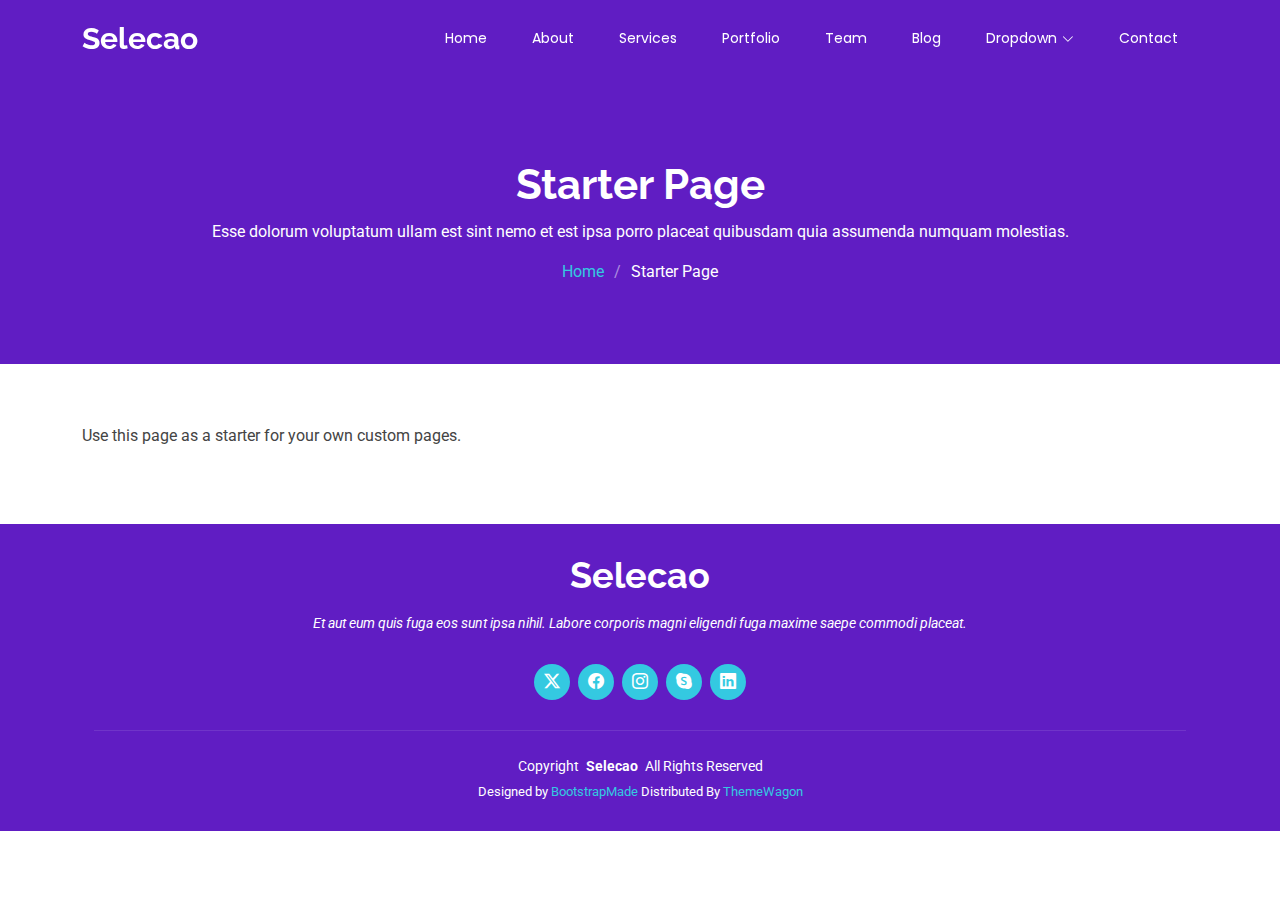
<file: Selecao-1.0.0/starter-page.html>
<!DOCTYPE html>
<html lang="en">

<head>
  <meta charset="utf-8">
  <meta content="width=device-width, initial-scale=1.0" name="viewport">
  <title>Starter Page - Selecao Bootstrap Template</title>
  <meta name="description" content="">
  <meta name="keywords" content="">

  <!-- Favicons -->
  <link href="assets/img/favicon.png" rel="icon">
  <link href="assets/img/apple-touch-icon.png" rel="apple-touch-icon">

  <!-- Fonts -->
  <link href="https://fonts.googleapis.com" rel="preconnect">
  <link href="https://fonts.gstatic.com" rel="preconnect" crossorigin>
  <link href="https://fonts.googleapis.com/css2?family=Roboto:ital,wght@0,100;0,300;0,400;0,500;0,700;0,900;1,100;1,300;1,400;1,500;1,700;1,900&family=Poppins:ital,wght@0,100;0,200;0,300;0,400;0,500;0,600;0,700;0,800;0,900;1,100;1,200;1,300;1,400;1,500;1,600;1,700;1,800;1,900&family=Raleway:ital,wght@0,100;0,200;0,300;0,400;0,500;0,600;0,700;0,800;0,900;1,100;1,200;1,300;1,400;1,500;1,600;1,700;1,800;1,900&display=swap" rel="stylesheet">

  <!-- Vendor CSS Files -->
  <link href="assets/vendor/bootstrap/css/bootstrap.min.css" rel="stylesheet">
  <link href="assets/vendor/bootstrap-icons/bootstrap-icons.css" rel="stylesheet">
  <link href="assets/vendor/aos/aos.css" rel="stylesheet">
  <link href="assets/vendor/animate.css/animate.min.css" rel="stylesheet">
  <link href="assets/vendor/glightbox/css/glightbox.min.css" rel="stylesheet">
  <link href="assets/vendor/swiper/swiper-bundle.min.css" rel="stylesheet">

  <!-- Main CSS File -->
  <link href="assets/css/main.css" rel="stylesheet">

  <!-- =======================================================
  * Template Name: Selecao
  * Template URL: https://bootstrapmade.com/selecao-bootstrap-template/
  * Updated: Aug 07 2024 with Bootstrap v5.3.3
  * Author: BootstrapMade.com
  * License: https://bootstrapmade.com/license/
  ======================================================== -->
</head>

<body class="starter-page-page">

  <header id="header" class="header d-flex align-items-center fixed-top">
    <div class="container-fluid container-xl position-relative d-flex align-items-center justify-content-between">

      <a href="index.html" class="logo d-flex align-items-center">
        <!-- Uncomment the line below if you also wish to use an image logo -->
        <!-- <img src="assets/img/logo.png" alt=""> -->
        <h1 class="sitename">Selecao</h1>
      </a>

      <nav id="navmenu" class="navmenu">
        <ul>
          <li><a href="#hero">Home</a></li>
          <li><a href="#about">About</a></li>
          <li><a href="#services">Services</a></li>
          <li><a href="#portfolio">Portfolio</a></li>
          <li><a href="#team">Team</a></li>
          <li><a href="blog.html">Blog</a></li>
          <li class="dropdown"><a href="#"><span>Dropdown</span> <i class="bi bi-chevron-down toggle-dropdown"></i></a>
            <ul>
              <li><a href="#">Dropdown 1</a></li>
              <li class="dropdown"><a href="#"><span>Deep Dropdown</span> <i class="bi bi-chevron-down toggle-dropdown"></i></a>
                <ul>
                  <li><a href="#">Deep Dropdown 1</a></li>
                  <li><a href="#">Deep Dropdown 2</a></li>
                  <li><a href="#">Deep Dropdown 3</a></li>
                  <li><a href="#">Deep Dropdown 4</a></li>
                  <li><a href="#">Deep Dropdown 5</a></li>
                </ul>
              </li>
              <li><a href="#">Dropdown 2</a></li>
              <li><a href="#">Dropdown 3</a></li>
              <li><a href="#">Dropdown 4</a></li>
            </ul>
          </li>
          <li><a href="#contact">Contact</a></li>
        </ul>
        <i class="mobile-nav-toggle d-xl-none bi bi-list"></i>
      </nav>

    </div>
  </header>

  <main class="main">

    <!-- Page Title -->
    <div class="page-title dark-background">
      <div class="container position-relative">
        <h1>Starter Page</h1>
        <p>Esse dolorum voluptatum ullam est sint nemo et est ipsa porro placeat quibusdam quia assumenda numquam molestias.</p>
        <nav class="breadcrumbs">
          <ol>
            <li><a href="index.html">Home</a></li>
            <li class="current">Starter Page</li>
          </ol>
        </nav>
      </div>
    </div><!-- End Page Title -->

    <!-- Starter Section Section -->
    <section id="starter-section" class="starter-section section">

      <div class="container" data-aos="fade-up">
        <p>Use this page as a starter for your own custom pages.</p>
      </div>

    </section><!-- /Starter Section Section -->

  </main>

  <footer id="footer" class="footer dark-background">
    <div class="container">
      <h3 class="sitename">Selecao</h3>
      <p>Et aut eum quis fuga eos sunt ipsa nihil. Labore corporis magni eligendi fuga maxime saepe commodi placeat.</p>
      <div class="social-links d-flex justify-content-center">
        <a href=""><i class="bi bi-twitter-x"></i></a>
        <a href=""><i class="bi bi-facebook"></i></a>
        <a href=""><i class="bi bi-instagram"></i></a>
        <a href=""><i class="bi bi-skype"></i></a>
        <a href=""><i class="bi bi-linkedin"></i></a>
      </div>
      <div class="container">
        <div class="copyright">
          <span>Copyright</span> <strong class="px-1 sitename">Selecao</strong> <span>All Rights Reserved</span>
        </div>
        <div class="credits">
          <!-- All the links in the footer should remain intact. -->
          <!-- You can delete the links only if you've purchased the pro version. -->
          <!-- Licensing information: https://bootstrapmade.com/license/ -->
          <!-- Purchase the pro version with working PHP/AJAX contact form: [buy-url] -->
          Designed by <a href="https://bootstrapmade.com/">BootstrapMade</a> Distributed By <a href="https://themewagon.com">ThemeWagon</a>
        </div>
      </div>
    </div>
  </footer>

  <!-- Scroll Top -->
  <a href="#" id="scroll-top" class="scroll-top d-flex align-items-center justify-content-center"><i class="bi bi-arrow-up-short"></i></a>

  <!-- Preloader -->
  <div id="preloader"></div>

  <!-- Vendor JS Files -->
  <script src="assets/vendor/bootstrap/js/bootstrap.bundle.min.js"></script>
  <script src="assets/vendor/php-email-form/validate.js"></script>
  <script src="assets/vendor/aos/aos.js"></script>
  <script src="assets/vendor/glightbox/js/glightbox.min.js"></script>
  <script src="assets/vendor/imagesloaded/imagesloaded.pkgd.min.js"></script>
  <script src="assets/vendor/isotope-layout/isotope.pkgd.min.js"></script>
  <script src="assets/vendor/swiper/swiper-bundle.min.js"></script>

  <!-- Main JS File -->
  <script src="assets/js/main.js"></script>

</body>

</html>
</file>
<file: assets/css/main.css>
/**
* Template Name: Selecao
* Template URL: https://bootstrapmade.com/selecao-bootstrap-template/
* Updated: Aug 07 2024 with Bootstrap v5.3.3
* Author: BootstrapMade.com
* License: https://bootstrapmade.com/license/
*/

/*--------------------------------------------------------------
# Font & Color Variables
# Help: https://bootstrapmade.com/color-system/
--------------------------------------------------------------*/
/* Fonts */
:root {
  --default-font: "Roboto",  system-ui, -apple-system, "Segoe UI", Roboto, "Helvetica Neue", Arial, "Noto Sans", "Liberation Sans", sans-serif, "Apple Color Emoji", "Segoe UI Emoji", "Segoe UI Symbol", "Noto Color Emoji";
  --heading-font: "Raleway",  sans-serif;
  --nav-font: "Poppins",  sans-serif;
}

/* Global Colors - The following color variables are used throughout the website. Updating them here will change the color scheme of the entire website */
:root { 
  --background-color: #ffffff; /* Background color for the entire website, including individual sections */
  --default-color: #444444; /* Default color used for the majority of the text content across the entire website */
  --heading-color: #2a2c39; /* Color for headings, subheadings and title throughout the website */
  --accent-color: #34c9e1; /* Accent color that represents your brand on the website. It's used for buttons, links, and other elements that need to stand out */
  --surface-color: #ffffff; /* The surface color is used as a background of boxed elements within sections, such as cards, icon boxes, or other elements that require a visual separation from the global background. */
  --contrast-color: #ffffff; /* Contrast color for text, ensuring readability against backgrounds of accent, heading, or default colors. */
}

/* Nav Menu Colors - The following color variables are used specifically for the navigation menu. They are separate from the global colors to allow for more customization options */
:root {
  --nav-color: #ffffff;  /* The default color of the main navmenu links */
  --nav-hover-color: #ef6603; /* Applied to main navmenu links when they are hovered over or active */
  --nav-mobile-background-color: #ffffff; /* Used as the background color for mobile navigation menu */
  --nav-dropdown-background-color: #ffffff; /* Used as the background color for dropdown items that appear when hovering over primary navigation items */
  --nav-dropdown-color: #060606; /* Used for navigation links of the dropdown items in the navigation menu. */
  --nav-dropdown-hover-color: #ef6603; /* Similar to --nav-hover-color, this color is applied to dropdown navigation links when they are hovered over. */
}

/* Color Presets - These classes override global colors when applied to any section or element, providing reuse of the sam color scheme. */

.light-background {
  --background-color: #f9f9f9;
  --surface-color: #ffffff;
}

.dark-background {
  --background-color: #601dc3;
  --default-color: #ffffff;
  --heading-color: #ffffff;
  --surface-color: #601dc3;
  --contrast-color: #ffffff;
}

/* Smooth scroll */
:root {
  scroll-behavior: smooth;
}

/*--------------------------------------------------------------
# General Styling & Shared Classes
--------------------------------------------------------------*/
body {
  color: var(--default-color);
  background-color: var(--background-color);
  font-family: var(--default-font);
}

a {
  color: var(--accent-color);
  text-decoration: none;
  transition: 0.3s;
}

a:hover {
  color: color-mix(in srgb, var(--accent-color), transparent 25%);
  text-decoration: none;
}

h1,
h2,
h3,
h4,
h5,
h6 {
  color: var(--heading-color);
  font-family: var(--heading-font);
}

/* PHP Email Form Messages
------------------------------*/
.php-email-form .error-message {
  display: none;
  background: #df1529;
  color: #ffffff;
  text-align: left;
  padding: 15px;
  margin-bottom: 24px;
  font-weight: 600;
}

.php-email-form .sent-message {
  display: none;
  color: #ffffff;
  background: #059652;
  text-align: center;
  padding: 15px;
  margin-bottom: 24px;
  font-weight: 600;
}

.php-email-form .loading {
  display: none;
  background: var(--surface-color);
  text-align: center;
  padding: 15px;
  margin-bottom: 24px;
}

.php-email-form .loading:before {
  content: "";
  display: inline-block;
  border-radius: 50%;
  width: 24px;
  height: 24px;
  margin: 0 10px -6px 0;
  border: 3px solid var(--accent-color);
  border-top-color: var(--surface-color);
  animation: php-email-form-loading 1s linear infinite;
}

@keyframes php-email-form-loading {
  0% {
    transform: rotate(0deg);
  }

  100% {
    transform: rotate(360deg);
  }
}

/*--------------------------------------------------------------
# Global Header
--------------------------------------------------------------*/
.header {
  --background-color: rgba(255, 255, 255, 0);
  --heading-color: #ffffff;
  color: var(--default-color);
  background-color: var(--background-color);
  padding: 20px 0;
  transition: all 0.5s;
  z-index: 997;
}

.header .logo {
  line-height: 1;
}

.header .logo img {
  max-height: 32px;
  margin-right: 8px;
}

.header .logo h1 {
  font-size: 30px;
  margin: 0;
  font-weight: 700;
  color: var(--heading-color);
}

.scrolled .header {
  box-shadow: 0px 0 18px rgba(0, 0, 0, 0.1);
}

/* Global Header on Scroll
------------------------------*/
.scrolled .header {
  --background-color: rgba(42, 44, 57, 0.9);
}

/*--------------------------------------------------------------
# Navigation Menu
--------------------------------------------------------------*/
/* Navmenu - Desktop */
@media (min-width: 1200px) {
  .navmenu {
    padding: 0;
  }

  .navmenu ul {
    margin: 0;
    padding: 0;
    display: flex;
    list-style: none;
    align-items: center;
  }

  .navmenu li {
    position: relative;
    margin-left: 5px;
  }

  .navmenu a,
  .navmenu a:focus {
    color: var(--nav-color);
    padding: 8px 20px;
    font-size: 14px;
    font-family: var(--nav-font);
    font-weight: 400;
    display: flex;
    align-items: center;
    justify-content: space-between;
    white-space: nowrap;
    transition: 0.3s;
    border-radius: 50px;
  }

  .navmenu a i,
  .navmenu a:focus i {
    font-size: 12px;
    line-height: 0;
    margin-left: 5px;
    transition: 0.3s;
  }

  .navmenu li:hover>a,
  .navmenu .active,
  .navmenu .active:focus {
    background-color: var(--nav-hover-color);
  }

  .navmenu .dropdown ul {
    margin: 0;
    padding: 10px 0;
    background: var(--nav-dropdown-background-color);
    display: block;
    position: absolute;
    visibility: hidden;
    left: 0;
    top: 130%;
    opacity: 0;
    transition: 0.3s;
    border-radius: 15px;
    z-index: 99;
    box-shadow: 0px 0px 30px rgba(0, 0, 0, 0.1);
  }

  .navmenu .dropdown ul li {
    min-width: 200px;
    margin-left: 0;
  }

  .navmenu .dropdown ul a {
    padding: 10px 20px;
    font-size: 15px;
    text-transform: none;
    color: var(--nav-dropdown-color);
  }

  .navmenu .dropdown ul a i {
    font-size: 12px;
  }

  .navmenu .dropdown ul a:hover,
  .navmenu .dropdown ul .active:hover,
  .navmenu .dropdown ul li:hover>a {
    background-color: transparent;
    color: var(--nav-hover-color);
  }

  .navmenu .dropdown:hover>ul {
    opacity: 1;
    top: 105%;
    visibility: visible;
  }

  .navmenu .dropdown .dropdown ul {
    top: 0;
    left: -90%;
    visibility: hidden;
  }

  .navmenu .dropdown .dropdown:hover>ul {
    opacity: 1;
    top: 0;
    left: -100%;
    visibility: visible;
  }
}

/* Navmenu - Mobile */
@media (max-width: 1199px) {
  .mobile-nav-toggle {
    color: var(--nav-color);
    font-size: 28px;
    line-height: 0;
    margin-right: 10px;
    cursor: pointer;
    transition: color 0.3s;
  }

  .navmenu {
    padding: 0;
    z-index: 9997;
  }

  .navmenu ul {
    display: none;
    list-style: none;
    position: absolute;
    inset: 60px 20px 20px 20px;
    padding: 10px 0;
    margin: 0;
    border-radius: 6px;
    background-color: var(--nav-mobile-background-color);
    overflow-y: auto;
    transition: 0.3s;
    z-index: 9998;
    box-shadow: 0px 0px 30px rgba(0, 0, 0, 0.1);
  }

  .navmenu a,
  .navmenu a:focus {
    color: var(--nav-dropdown-color);
    padding: 10px 20px;
    font-family: var(--nav-font);
    font-size: 17px;
    font-weight: 500;
    display: flex;
    align-items: center;
    justify-content: space-between;
    white-space: nowrap;
    transition: 0.3s;
  }

  .navmenu a i,
  .navmenu a:focus i {
    font-size: 12px;
    line-height: 0;
    margin-left: 5px;
    width: 30px;
    height: 30px;
    display: flex;
    align-items: center;
    justify-content: center;
    border-radius: 50%;
    transition: 0.3s;
    background-color: color-mix(in srgb, var(--accent-color), transparent 90%);
  }

  .navmenu a i:hover,
  .navmenu a:focus i:hover {
    background-color: var(--accent-color);
    color: var(--contrast-color);
  }

  .navmenu a:hover,
  .navmenu .active,
  .navmenu .active:focus {
    color: var(--nav-dropdown-hover-color);
  }

  .navmenu .active i,
  .navmenu .active:focus i {
    background-color: var(--accent-color);
    color: var(--contrast-color);
    transform: rotate(180deg);
  }

  .navmenu .dropdown ul {
    position: static;
    display: none;
    z-index: 99;
    padding: 10px 0;
    margin: 10px 20px;
    background-color: var(--nav-dropdown-background-color);
    border: 1px solid color-mix(in srgb, var(--default-color), transparent 90%);
    box-shadow: none;
    transition: all 0.5s ease-in-out;
  }

  .navmenu .dropdown ul ul {
    background-color: rgba(33, 37, 41, 0.1);
  }

  .navmenu .dropdown>.dropdown-active {
    display: block;
    background-color: rgba(33, 37, 41, 0.03);
  }

  .mobile-nav-active {
    overflow: hidden;
  }

  .mobile-nav-active .mobile-nav-toggle {
    color: #fff;
    position: absolute;
    font-size: 32px;
    top: 15px;
    right: 15px;
    margin-right: 0;
    z-index: 9999;
  }

  .mobile-nav-active .navmenu {
    position: fixed;
    overflow: hidden;
    inset: 0;
    background: rgba(33, 37, 41, 0.8);
    transition: 0.3s;
  }

  .mobile-nav-active .navmenu>ul {
    display: block;
  }
}

/*--------------------------------------------------------------
# Global Footer
--------------------------------------------------------------*/
.footer {
  color: var(--default-color);
  background-color: var(--background-color);
  font-size: 14px;
  text-align: center;
  padding: 30px 0;
  position: relative;
}

.footer h3 {
  font-size: 36px;
  font-weight: 700;
  position: relative;
  padding: 0;
  margin: 0 0 15px 0;
}

.footer p {
  font-size: 15;
  font-style: italic;
  padding: 0;
  margin: 0 0 30px 0;
}

.footer .social-links {
  margin: 0 0 30px 0;
}

.footer .social-links a {
  font-size: 16px;
  display: flex;
  align-items: center;
  justify-content: center;
  background: var(--accent-color);
  color: var(--contrast-color);
  line-height: 1;
  margin: 0 4px;
  border-radius: 50%;
  text-align: center;
  width: 36px;
  height: 36px;
  transition: 0.3s;
}

.footer .social-links a:hover {
  background: color-mix(in srgb, var(--accent-color), transparent 20%);
  text-decoration: none;
}

.footer .copyright {
  padding-top: 25px;
  border-top: 1px solid color-mix(in srgb, var(--default-color), transparent 90%);
}

.footer .credits {
  font-size: 13px;
  padding-top: 5px;
}

/*--------------------------------------------------------------
# Preloader
--------------------------------------------------------------*/
#preloader {
  position: fixed;
  inset: 0;
  z-index: 9999;
  overflow: hidden;
  background-color: var(--background-color);
  transition: all 0.6s ease-out;
  width: 100%;
  height: 100vh;
}

#preloader:before,
#preloader:after {
  content: "";
  position: absolute;
  border: 4px solid var(--accent-color);
  border-radius: 50%;
  animation: animate-preloader 2s cubic-bezier(0, 0.2, 0.8, 1) infinite;
}

#preloader:after {
  animation-delay: -0.5s;
}

@keyframes animate-preloader {
  0% {
    width: 10px;
    height: 10px;
    top: calc(50% - 5px);
    left: calc(50% - 5px);
    opacity: 1;
  }

  100% {
    width: 72px;
    height: 72px;
    top: calc(50% - 36px);
    left: calc(50% - 36px);
    opacity: 0;
  }
}

/*--------------------------------------------------------------
# Scroll Top Button
--------------------------------------------------------------*/
.scroll-top {
  position: fixed;
  visibility: hidden;
  opacity: 0;
  right: 15px;
  bottom: -15px;
  z-index: 99999;
  background-color: var(--accent-color);
  width: 44px;
  height: 44px;
  border-radius: 50px;
  transition: all 0.4s;
}

.scroll-top i {
  font-size: 24px;
  color: var(--contrast-color);
  line-height: 0;
}

.scroll-top:hover {
  background-color: color-mix(in srgb, var(--accent-color), transparent 20%);
  color: var(--contrast-color);
}

.scroll-top.active {
  visibility: visible;
  opacity: 1;
  bottom: 15px;
}

/*--------------------------------------------------------------
# Disable aos animation delay on mobile devices
--------------------------------------------------------------*/
@media screen and (max-width: 768px) {
  [data-aos-delay] {
    transition-delay: 0 !important;
  }
}

/*--------------------------------------------------------------
# Global Page Titles & Breadcrumbs
--------------------------------------------------------------*/
.page-title {
  color: var(--default-color);
  background-color: var(--background-color);
  background-size: cover;
  background-position: center;
  background-repeat: no-repeat;
  padding: 160px 0 80px 0;
  text-align: center;
  position: relative;
}

.page-title:before {
  content: "";
  background-color: color-mix(in srgb, var(--background-color), transparent 50%);
  position: absolute;
  inset: 0;
}

.page-title h1 {
  font-size: 42px;
  font-weight: 700;
  margin-bottom: 10px;
}

.page-title .breadcrumbs ol {
  display: flex;
  flex-wrap: wrap;
  list-style: none;
  justify-content: center;
  padding: 0;
  margin: 0;
  font-size: 16px;
  font-weight: 400;
}

.page-title .breadcrumbs ol li+li {
  padding-left: 10px;
}

.page-title .breadcrumbs ol li+li::before {
  content: "/";
  display: inline-block;
  padding-right: 10px;
  color: color-mix(in srgb, var(--default-color), transparent 50%);
}

/*--------------------------------------------------------------
# Global Sections
--------------------------------------------------------------*/
section,
.section {
  color: var(--default-color);
  background-color: var(--background-color);
  padding: 60px 0;
  scroll-margin-top: 77px;
  overflow: clip;
}

/*--------------------------------------------------------------
# Global Section Titles
--------------------------------------------------------------*/
.section-title {
  padding-bottom: 60px;
  position: relative;
}

.section-title h2 {
  font-size: 14px;
  font-weight: 500;
  padding: 0;
  line-height: 1px;
  margin: 0;
  letter-spacing: 1.5px;
  text-transform: uppercase;
  color: color-mix(in srgb, var(--default-color), transparent 50%);
  position: relative;
}

.section-title h2::after {
  content: "";
  width: 120px;
  height: 1px;
  display: inline-block;
  background: var(--accent-color);
  margin: 4px 10px;
}

.section-title p {
  color: var(--heading-color);
  margin: 0;
  font-size: 28px;
  font-weight: 700;
  text-transform: uppercase;
  font-family: var(--heading-font);
}

/*--------------------------------------------------------------
# Hero Section
--------------------------------------------------------------*/
.hero {
  width: 100%;
  overflow: hidden;
  position: relative;
  background: linear-gradient(0deg, var(--background-color) 0%, color-mix(in srgb, var(--background-color) 90%, white 10%) 100%);
  padding: 0;
  display: flex;
  flex-direction: column;
  justify-content: end;
  align-items: center;
}

.hero .carousel-container {
  display: flex;
  justify-content: center;
  align-items: center;
  flex-direction: column;
  text-align: center;
  position: relative;
  min-height: 75vh;
  padding-top: 60px;
}

.hero h2 {
  margin-bottom: 30px;
  font-size: 48px;
  font-weight: 700;
}

.hero h2 span {
  text-decoration: underline;
}

.hero p {
  max-width: 80%;
  animation-delay: 0.4s;
  margin: 0 auto 30px auto;
}

.hero .carousel-control-prev,
.hero .carousel-control-next {
  width: 10%;
}

.hero .carousel-control-next-icon,
.hero .carousel-control-prev-icon {
  background: none;
  font-size: 48px;
  line-height: 1;
  width: auto;
  height: auto;
}

.hero .btn-get-started {
  font-weight: 500;
  font-size: 14px;
  letter-spacing: 1px;
  display: inline-block;
  padding: 12px 32px;
  border-radius: 50px;
  transition: 0.5s;
  line-height: 1;
  margin: 10px;
  animation-delay: 0.8s;
  color: var(--default-color);
  border: 2px solid var(--accent-color);
}

.hero .btn-get-started:hover {
  background: var(--accent-color);
  color: var(--contrast-color);
  text-decoration: none;
}

@media (min-width: 1024px) {
  .hero p {
    max-width: 60%;
  }

  .hero .carousel-control-prev,
  .hero .carousel-control-next {
    width: 5%;
  }
}

@media (max-width: 768px) {
  .hero .carousel-container {
    min-height: 90vh;
  }

  .hero h2 {
    font-size: 28px;
  }
}

.hero .hero-waves {
  display: block;
  width: 100%;
  height: 60px;
  position: relative;
}

.hero .wave1 use {
  animation: move-forever1 10s linear infinite;
  animation-delay: -2s;
  fill: var(--default-color);
  opacity: 0.6;
}

.hero .wave2 use {
  animation: move-forever2 8s linear infinite;
  animation-delay: -2s;
  fill: var(--default-color);
  opacity: 0.4;
}

.hero .wave3 use {
  animation: move-forever3 6s linear infinite;
  animation-delay: -2s;
  fill: var(--default-color);
}

@keyframes move-forever1 {
  0% {
    transform: translate(85px, 0%);
  }

  100% {
    transform: translate(-90px, 0%);
  }
}

@keyframes move-forever2 {
  0% {
    transform: translate(-90px, 0%);
  }

  100% {
    transform: translate(85px, 0%);
  }
}

@keyframes move-forever3 {
  0% {
    transform: translate(-90px, 0%);
  }

  100% {
    transform: translate(85px, 0%);
  }
}

/*--------------------------------------------------------------
# About Section
--------------------------------------------------------------*/
.about ul {
  list-style: none;
  padding: 0;
}

.about ul li {
  padding-bottom: 5px;
  display: flex;
  align-items: center;
}

.about ul i {
  font-size: 20px;
  padding-right: 4px;
  color: var(--accent-color);
}

.about .read-more {
  background: var(--accent-color);
  color: var(--contrast-color);
  font-family: var(--heading-font);
  font-weight: 500;
  font-size: 16px;
  letter-spacing: 1px;
  padding: 10px 28px;
  border-radius: 5px;
  transition: 0.3s;
  display: inline-flex;
  align-items: center;
  justify-content: center;
}

.about .read-more i {
  font-size: 18px;
  margin-left: 5px;
  line-height: 0;
  transition: 0.3s;
}

.about .read-more:hover {
  background: color-mix(in srgb, var(--accent-color), transparent 20%);
}

.about .read-more:hover i {
  transform: translate(5px, 0);
}

/*--------------------------------------------------------------
# Features Section
--------------------------------------------------------------*/
.features .nav-tabs {
  border: 0;
}

.features .nav-link {
  background-color: var(--surface-color);
  color: var(--heading-color);
  border: 1px solid color-mix(in srgb, var(--default-color), transparent 85%);
  padding: 15px 20px;
  transition: 0.3s;
  border-radius: 0;
  display: flex;
  align-items: center;
  justify-content: center;
  cursor: pointer;
  height: 100%;
}

.features .nav-link i {
  padding-right: 15px;
  font-size: 48px;
}

.features .nav-link h4 {
  font-size: 18px;
  font-weight: 600;
  margin: 0;
}

.features .nav-link:hover {
  color: var(--accent-color);
  border-color: var(--accent-color);
}

.features .nav-link.active {
  background: var(--accent-color);
  color: var(--contrast-color);
  border-color: var(--accent-color);
}

.features .nav-link.active h4 {
  color: var(--contrast-color);
}

@media (max-width: 768px) {
  .features .nav-link i {
    padding: 0;
    line-height: 1;
    font-size: 36px;
  }
}

@media (max-width: 575px) {
  .features .nav-link {
    padding: 15px;
  }

  .features .nav-link i {
    font-size: 24px;
  }
}

.features .tab-content {
  margin-top: 30px;
}

.features .tab-pane h3 {
  color: var(--heading-color);
  font-weight: 700;
  font-size: 26px;
}

.features .tab-pane ul {
  list-style: none;
  padding: 0;
}

.features .tab-pane ul li {
  padding-bottom: 10px;
}

.features .tab-pane ul i {
  font-size: 20px;
  padding-right: 4px;
  color: var(--accent-color);
}

.features .tab-pane p:last-child {
  margin-bottom: 0;
}

/*--------------------------------------------------------------
# Call To Action Section
--------------------------------------------------------------*/
.call-to-action {
  padding: 80px 0;
  position: relative;
  clip-path: inset(0);
}

.call-to-action .container {
  position: relative;
  z-index: 3;
}

.call-to-action h3 {
  color: var(--default-color);
  font-size: 28px;
  font-weight: 700;
}

.call-to-action p {
  color: var(--default-color);
}

.call-to-action .cta-btn {
  font-family: var(--heading-font);
  font-weight: 500;
  font-size: 16px;
  letter-spacing: 1px;
  display: inline-block;
  padding: 12px 40px;
  border-radius: 50px;
  transition: 0.5s;
  margin: 10px;
  background: var(--accent-color);
  color: var(--contrast-color);
}

.call-to-action .cta-btn:hover {
  background: color-mix(in srgb, var(--accent-color) 90%, white 15%);
}

/*--------------------------------------------------------------
# Services Section
--------------------------------------------------------------*/
.services .service-item {
  background-color: var(--surface-color);
  box-shadow: 0 5px 30px 0 rgba(0, 0, 0, 0.1);
  padding: 60px 30px 60px 70px;
  transition: all ease-in-out 0.3s;
  border-radius: 18px;
  height: 100%;
  position: relative;
  overflow: hidden;
}

.services .service-item .icon {
  position: absolute;
  left: -20px;
  top: calc(50% - 30px);
}

.services .service-item .icon i {
  font-size: 64px;
  line-height: 1;
  transition: 0.5s;
}

.services .service-item h3 {
  font-weight: 700;
  margin: 10px 0 15px 0;
  font-size: 22px;
  transition: ease-in-out 0.3s;
}

.services .service-item p {
  line-height: 24px;
  font-size: 14px;
  margin-bottom: 0;
}

@media (min-width: 1365px) {
  .services .service-item:hover {
    transform: translateY(-10px);
  }

  .services .service-item:hover h3 {
    color: var(--accent-color);
  }
}

/*--------------------------------------------------------------
# Portfolio Section
--------------------------------------------------------------*/
.portfolio .portfolio-filters {
  padding: 0;
  margin: 0 auto 20px auto;
  list-style: none;
  text-align: center;
}

.portfolio .portfolio-filters li {
  cursor: pointer;
  display: inline-block;
  padding: 8px 20px 10px 20px;
  margin: 0;
  font-size: 15px;
  font-weight: 500;
  line-height: 1;
  margin-bottom: 5px;
  border-radius: 50px;
  transition: all 0.3s ease-in-out;
  font-family: var(--heading-font);
}

.portfolio .portfolio-filters li:hover,
.portfolio .portfolio-filters li.filter-active {
  color: var(--contrast-color);
  background-color: var(--accent-color);
}

.portfolio .portfolio-filters li:first-child {
  margin-left: 0;
}

.portfolio .portfolio-filters li:last-child {
  margin-right: 0;
}

@media (max-width: 575px) {
  .portfolio .portfolio-filters li {
    font-size: 14px;
    margin: 0 0 10px 0;
  }
}

.portfolio .portfolio-item {
  position: relative;
  overflow: hidden;
}

.portfolio .portfolio-item .portfolio-info {
  opacity: 0;
  position: absolute;
  left: 12px;
  right: 12px;
  bottom: -100%;
  z-index: 3;
  transition: all ease-in-out 0.5s;
  background: color-mix(in srgb, var(--surface-color), transparent 10%);
  padding: 15px;
}

.portfolio .portfolio-item .portfolio-info h4 {
  font-size: 18px;
  font-weight: 600;
  padding-right: 50px;
}

.portfolio .portfolio-item .portfolio-info p {
  color: color-mix(in srgb, var(--default-color), transparent 30%);
  font-size: 14px;
  margin-bottom: 0;
  padding-right: 50px;
}

.portfolio .portfolio-item .portfolio-info .preview-link,
.portfolio .portfolio-item .portfolio-info .details-link {
  position: absolute;
  right: 50px;
  font-size: 24px;
  top: calc(50% - 14px);
  color: color-mix(in srgb, var(--default-color), transparent 30%);
  transition: 0.3s;
  line-height: 0;
}

.portfolio .portfolio-item .portfolio-info .preview-link:hover,
.portfolio .portfolio-item .portfolio-info .details-link:hover {
  color: var(--accent-color);
}

.portfolio .portfolio-item .portfolio-info .details-link {
  right: 14px;
  font-size: 28px;
}

.portfolio .portfolio-item:hover .portfolio-info {
  opacity: 1;
  bottom: 0;
}

/*--------------------------------------------------------------
# Testimonials Section
--------------------------------------------------------------*/
.testimonials .testimonial-item {
  background-color: var(--surface-color);
  box-shadow: 0px 2px 15px rgba(0, 0, 0, 0.1);
  box-sizing: content-box;
  padding: 30px;
  margin: 30px 15px;
  position: relative;
  height: 100%;
}

.testimonials .testimonial-item .testimonial-img {
  width: 90px;
  border-radius: 50px;
  margin-right: 15px;
}

.testimonials .testimonial-item h3 {
  font-size: 18px;
  font-weight: bold;
  margin: 10px 0 5px 0;
}

.testimonials .testimonial-item h4 {
  font-size: 14px;
  color: color-mix(in srgb, var(--default-color), transparent 40%);
  margin: 0;
}

.testimonials .testimonial-item .stars {
  margin: 10px 0;
}

.testimonials .testimonial-item .stars i {
  color: #ffc107;
  margin: 0 1px;
}

.testimonials .testimonial-item .quote-icon-left,
.testimonials .testimonial-item .quote-icon-right {
  color: color-mix(in srgb, var(--accent-color), transparent 50%);
  font-size: 26px;
  line-height: 0;
}

.testimonials .testimonial-item .quote-icon-left {
  display: inline-block;
  left: -5px;
  position: relative;
}

.testimonials .testimonial-item .quote-icon-right {
  display: inline-block;
  right: -5px;
  position: relative;
  top: 10px;
  transform: scale(-1, -1);
}

.testimonials .testimonial-item p {
  font-style: italic;
  margin: 15px auto 15px auto;
}

.testimonials .swiper-wrapper {
  height: auto;
}

.testimonials .swiper-pagination {
  margin-top: 20px;
  position: relative;
}

.testimonials .swiper-pagination .swiper-pagination-bullet {
  width: 12px;
  height: 12px;
  background-color: color-mix(in srgb, var(--default-color), transparent 85%);
  opacity: 1;
}

.testimonials .swiper-pagination .swiper-pagination-bullet-active {
  background-color: var(--accent-color);
}

@media (max-width: 767px) {
  .testimonials .testimonial-wrap {
    padding-left: 0;
  }

  .testimonials .testimonial-item {
    padding: 30px;
    margin: 15px;
  }

  .testimonials .testimonial-item .testimonial-img {
    position: static;
    left: auto;
  }
}

/*--------------------------------------------------------------
# Pricing Section
--------------------------------------------------------------*/
.pricing .pricing-item {
  background-color: var(--surface-color);
  box-shadow: 0px 0px 4px rgba(0, 0, 0, 0.1);
  padding: 20px;
  text-align: center;
  border-radius: 5px;
  position: relative;
  overflow: hidden;
}

.pricing .pricing-item h3 {
  font-weight: 400;
  margin: -20px -20px 20px -20px;
  padding: 20px 15px;
  font-size: 16px;
  font-weight: 600;
  color: color-mix(in srgb, var(--default-color), transparent 20%);
  background: color-mix(in srgb, var(--default-color), transparent 95%);
}

.pricing .pricing-item h4 {
  font-size: 36px;
  font-weight: 600;
  font-family: var(--heading-font);
}

.pricing .pricing-item h4 sup {
  font-size: 20px;
  top: -15px;
  left: -3px;
}

.pricing .pricing-item h4 span {
  color: color-mix(in srgb, var(--default-color), transparent 40%);
  font-size: 16px;
  font-weight: 300;
}

.pricing .pricing-item ul {
  padding: 15px 0;
  list-style: none;
  text-align: center;
  line-height: 20px;
  font-size: 14px;
}

.pricing .pricing-item ul li {
  padding-bottom: 16px;
}

.pricing .pricing-item ul i {
  color: var(--accent-color);
  font-size: 18px;
  padding-right: 4px;
}

.pricing .pricing-item ul .na {
  color: color-mix(in srgb, var(--default-color), transparent 40%);
  text-decoration: line-through;
}

.pricing .btn-wrap {
  background: color-mix(in srgb, var(--default-color), transparent 95%);
  margin: 0 -20px -20px -20px;
  padding: 20px 15px;
  text-align: center;
}

.pricing .btn-buy {
  background: var(--accent-color);
  color: var(--contrast-color);
  display: inline-block;
  padding: 8px 35px 10px 35px;
  border-radius: 4px;
  transition: none;
  font-size: 14px;
  font-weight: 400;
  font-family: var(--heading-font);
  font-weight: 600;
  transition: 0.3s;
}

.pricing .btn-buy:hover {
  background: color-mix(in srgb, var(--accent-color), transparent 20%);
}

.pricing .featured h3 {
  background: var(--accent-color);
  color: var(--contrast-color);
}

.pricing .advanced {
  background: var(--accent-color);
  color: var(--contrast-color);
  width: 200px;
  position: absolute;
  top: 18px;
  right: -68px;
  transform: rotate(45deg);
  z-index: 1;
  font-size: 14px;
  padding: 1px 0 3px 0;
}

/*--------------------------------------------------------------
# Faq Section
--------------------------------------------------------------*/
.faq .content-subtitle {
  font-size: 15px;
  margin-bottom: 10px;
  display: block;
  color: var(--default-color);
}

.faq .content-title {
  color: var(--heading-color);
  font-size: 22px;
  margin-bottom: 30px;
}

.faq p {
  line-height: 1.7;
  color: var(--default-color);
}

.faq .custom-accordion .accordion-item {
  background-color: var(--surface-color);
  margin-bottom: 0px;
  position: relative;
  border-radius: 0px;
  overflow: hidden;
}

.faq .custom-accordion .accordion-item .btn-link {
  display: block;
  width: 100%;
  padding: 15px 0;
  text-decoration: none;
  text-align: left;
  color: var(--default-color);
  border: none;
  padding-left: 40px;
  border-radius: 0;
  position: relative;
  background-color: color-mix(in srgb, var(--default-color), transparent 94%);
}

.faq .custom-accordion .accordion-item .btn-link:before {
  content: "\f282";
  display: inline-block;
  font-family: "bootstrap-icons" !important;
  font-style: normal;
  font-weight: normal !important;
  font-variant: normal;
  text-transform: none;
  line-height: 1;
  vertical-align: -0.125em;
  -webkit-font-smoothing: antialiased;
  position: absolute;
  top: 50%;
  transform: translateY(-50%);
  left: 15px;
}

.faq .custom-accordion .accordion-item .btn-link[aria-expanded=true] {
  color: var(--accent-color);
}

.faq .custom-accordion .accordion-item .btn-link[aria-expanded=true]:before {
  font-family: "bootstrap-icons" !important;
  content: "\f286";
  position: absolute;
  color: var(--accent-color);
  top: 50%;
  transform: translateY(-50%);
}

.faq .custom-accordion .accordion-item .accordion-body {
  padding: 20px 20px 20px 20px;
  color: var(--default-color);
}

/*--------------------------------------------------------------
# Team Section
--------------------------------------------------------------*/
.team .team-member {
  background-color: var(--surface-color);
  overflow: hidden;
  border-radius: 5px;
  box-shadow: 0px 2px 15px rgba(0, 0, 0, 0.1);
  height: 100%;
}

.team .team-member .member-img {
  position: relative;
  overflow: hidden;
}

.team .team-member .social {
  position: absolute;
  left: 0;
  bottom: 30px;
  right: 0;
  opacity: 0;
  transition: ease-in-out 0.3s;
  text-align: center;
}

.team .team-member .social a {
  background: color-mix(in srgb, var(--contrast-color), transparent 25%);
  color: color-mix(in srgb, var(--default-color), transparent 20%);
  margin: 0 3px;
  border-radius: 4px;
  width: 36px;
  height: 36px;
  transition: ease-in-out 0.3s;
  display: inline-flex;
  justify-content: center;
  align-items: center;
}

.team .team-member .social a:hover {
  color: var(--contrast-color);
  background: var(--accent-color);
}

.team .team-member .social i {
  font-size: 18px;
  line-height: 0;
}

.team .team-member .member-info {
  padding: 25px 15px;
}

.team .team-member .member-info h4 {
  font-weight: 700;
  margin-bottom: 5px;
  font-size: 18px;
}

.team .team-member .member-info span {
  display: block;
  font-size: 13px;
  font-weight: 400;
  color: color-mix(in srgb, var(--default-color), transparent 40%);
}

.team .team-member:hover .social {
  opacity: 1;
  bottom: 15px;
}

/*--------------------------------------------------------------
# Recent Posts Section
--------------------------------------------------------------*/
.recent-posts article {
  background: var(--surface-color);
  box-shadow: 0 4px 16px rgba(0, 0, 0, 0.1);
  padding: 30px;
  height: 100%;
  border-radius: 10px;
  overflow: hidden;
}

.recent-posts .post-img {
  max-height: 240px;
  margin: -30px -30px 15px -30px;
  overflow: hidden;
}

.recent-posts .post-category {
  font-size: 16px;
  color: color-mix(in srgb, var(--default-color), transparent 50%);
  margin-bottom: 10px;
}

.recent-posts .title {
  font-size: 20px;
  font-weight: 700;
  padding: 0;
  margin: 0 0 20px 0;
}

.recent-posts .title a {
  color: var(--heading-color);
  transition: 0.3s;
}

.recent-posts .title a:hover {
  color: var(--accent-color);
}

.recent-posts .post-author-img {
  width: 50px;
  border-radius: 50%;
  margin-right: 15px;
}

.recent-posts .post-author {
  font-weight: 600;
  margin-bottom: 5px;
}

.recent-posts .post-date {
  font-size: 14px;
  color: color-mix(in srgb, var(--default-color), transparent 50%);
  margin-bottom: 0;
}

/*--------------------------------------------------------------
# Contact Section
--------------------------------------------------------------*/
.contact .info-item+.info-item {
  margin-top: 40px;
}

.contact .info-item i {
  color: var(--accent-color);
  background: color-mix(in srgb, var(--accent-color), transparent 92%);
  font-size: 20px;
  width: 44px;
  height: 44px;
  display: flex;
  justify-content: center;
  align-items: center;
  border-radius: 50px;
  transition: all 0.3s ease-in-out;
  margin-right: 15px;
}

.contact .info-item h3 {
  padding: 0;
  font-size: 18px;
  font-weight: 700;
  margin-bottom: 5px;
}

.contact .info-item p {
  padding: 0;
  margin-bottom: 0;
  font-size: 14px;
}

.contact .info-item:hover i {
  background: var(--accent-color);
  color: var(--contrast-color);
}

.contact .php-email-form {
  height: 100%;
}

.contact .php-email-form input[type=text],
.contact .php-email-form input[type=email],
.contact .php-email-form textarea {
  font-size: 14px;
  padding: 10px 15px;
  box-shadow: none;
  border-radius: 0;
  color: var(--default-color);
  background-color: color-mix(in srgb, var(--background-color), transparent 50%);
  border-color: color-mix(in srgb, var(--default-color), transparent 80%);
}

.contact .php-email-form input[type=text]:focus,
.contact .php-email-form input[type=email]:focus,
.contact .php-email-form textarea:focus {
  border-color: var(--accent-color);
}

.contact .php-email-form input[type=text]::placeholder,
.contact .php-email-form input[type=email]::placeholder,
.contact .php-email-form textarea::placeholder {
  color: color-mix(in srgb, var(--default-color), transparent 70%);
}

.contact .php-email-form button[type=submit] {
  color: var(--contrast-color);
  background: var(--accent-color);
  border: 0;
  padding: 10px 30px;
  transition: 0.4s;
  border-radius: 50px;
}

.contact .php-email-form button[type=submit]:hover {
  background: color-mix(in srgb, var(--accent-color), transparent 25%);
}

/*--------------------------------------------------------------
# Portfolio Details Section
--------------------------------------------------------------*/
.portfolio-details .portfolio-details-slider img {
  width: 100%;
}

.portfolio-details .swiper-wrapper {
  height: auto;
}

.portfolio-details .swiper-button-prev,
.portfolio-details .swiper-button-next {
  width: 48px;
  height: 48px;
}

.portfolio-details .swiper-button-prev:after,
.portfolio-details .swiper-button-next:after {
  color: rgba(255, 255, 255, 0.8);
  background-color: rgba(0, 0, 0, 0.15);
  font-size: 24px;
  border-radius: 50%;
  width: 48px;
  height: 48px;
  display: flex;
  align-items: center;
  justify-content: center;
  transition: 0.3s;
}

.portfolio-details .swiper-button-prev:hover:after,
.portfolio-details .swiper-button-next:hover:after {
  background-color: rgba(0, 0, 0, 0.3);
}

@media (max-width: 575px) {

  .portfolio-details .swiper-button-prev,
  .portfolio-details .swiper-button-next {
    display: none;
  }
}

.portfolio-details .swiper-pagination {
  margin-top: 20px;
  position: relative;
}

.portfolio-details .swiper-pagination .swiper-pagination-bullet {
  width: 10px;
  height: 10px;
  background-color: color-mix(in srgb, var(--default-color), transparent 85%);
  opacity: 1;
}

.portfolio-details .swiper-pagination .swiper-pagination-bullet-active {
  background-color: var(--accent-color);
}

.portfolio-details .portfolio-info h3 {
  font-size: 22px;
  font-weight: 700;
  margin-bottom: 20px;
  padding-bottom: 20px;
  position: relative;
}

.portfolio-details .portfolio-info h3:after {
  content: "";
  position: absolute;
  display: block;
  width: 50px;
  height: 3px;
  background: var(--accent-color);
  left: 0;
  bottom: 0;
}

.portfolio-details .portfolio-info ul {
  list-style: none;
  padding: 0;
  font-size: 15px;
}

.portfolio-details .portfolio-info ul li {
  display: flex;
  flex-direction: column;
  padding-bottom: 15px;
}

.portfolio-details .portfolio-info ul strong {
  text-transform: uppercase;
  font-weight: 400;
  color: color-mix(in srgb, var(--default-color), transparent 50%);
  font-size: 14px;
}

.portfolio-details .portfolio-info .btn-visit {
  padding: 8px 40px;
  background: var(--accent-color);
  color: var(--contrast-color);
  border-radius: 50px;
  transition: 0.3s;
}

.portfolio-details .portfolio-info .btn-visit:hover {
  background: color-mix(in srgb, var(--accent-color), transparent 20%);
}

.portfolio-details .portfolio-description h2 {
  font-size: 26px;
  font-weight: 700;
  margin-bottom: 20px;
}

.portfolio-details .portfolio-description p {
  padding: 0;
}

.portfolio-details .portfolio-description .testimonial-item {
  padding: 30px 30px 0 30px;
  position: relative;
  background: color-mix(in srgb, var(--default-color), transparent 97%);
  margin-bottom: 50px;
}

.portfolio-details .portfolio-description .testimonial-item .testimonial-img {
  width: 90px;
  border-radius: 50px;
  border: 6px solid var(--background-color);
  float: left;
  margin: 0 10px 0 0;
}

.portfolio-details .portfolio-description .testimonial-item h3 {
  font-size: 18px;
  font-weight: bold;
  margin: 15px 0 5px 0;
  padding-top: 20px;
}

.portfolio-details .portfolio-description .testimonial-item h4 {
  font-size: 14px;
  color: #6c757d;
  margin: 0;
}

.portfolio-details .portfolio-description .testimonial-item .quote-icon-left,
.portfolio-details .portfolio-description .testimonial-item .quote-icon-right {
  color: color-mix(in srgb, var(--accent-color), transparent 50%);
  font-size: 26px;
  line-height: 0;
}

.portfolio-details .portfolio-description .testimonial-item .quote-icon-left {
  display: inline-block;
  left: -5px;
  position: relative;
}

.portfolio-details .portfolio-description .testimonial-item .quote-icon-right {
  display: inline-block;
  right: -5px;
  position: relative;
  top: 10px;
  transform: scale(-1, -1);
}

.portfolio-details .portfolio-description .testimonial-item p {
  font-style: italic;
  margin: 0 0 15px 0 0 0;
  padding: 0;
}

/*--------------------------------------------------------------
# Service Details Section
--------------------------------------------------------------*/
.service-details .service-box {
  background-color: var(--surface-color);
  padding: 20px;
  box-shadow: 0px 2px 20px rgba(0, 0, 0, 0.1);
}

.service-details .service-box+.service-box {
  margin-top: 30px;
}

.service-details .service-box h4 {
  font-size: 20px;
  font-weight: 700;
  border-bottom: 2px solid color-mix(in srgb, var(--default-color), transparent 92%);
  padding-bottom: 15px;
  margin-bottom: 15px;
}

.service-details .services-list {
  background-color: var(--surface-color);
}

.service-details .services-list a {
  color: color-mix(in srgb, var(--default-color), transparent 20%);
  background-color: color-mix(in srgb, var(--default-color), transparent 96%);
  display: flex;
  align-items: center;
  padding: 12px 15px;
  margin-top: 15px;
  transition: 0.3s;
}

.service-details .services-list a:first-child {
  margin-top: 0;
}

.service-details .services-list a i {
  font-size: 16px;
  margin-right: 8px;
  color: var(--accent-color);
}

.service-details .services-list a.active {
  color: var(--contrast-color);
  background-color: var(--accent-color);
}

.service-details .services-list a.active i {
  color: var(--contrast-color);
}

.service-details .services-list a:hover {
  background-color: color-mix(in srgb, var(--accent-color), transparent 95%);
  color: var(--accent-color);
}

.service-details .download-catalog a {
  color: var(--default-color);
  display: flex;
  align-items: center;
  padding: 10px 0;
  transition: 0.3s;
  border-top: 1px solid color-mix(in srgb, var(--default-color), transparent 90%);
}

.service-details .download-catalog a:first-child {
  border-top: 0;
  padding-top: 0;
}

.service-details .download-catalog a:last-child {
  padding-bottom: 0;
}

.service-details .download-catalog a i {
  font-size: 24px;
  margin-right: 8px;
  color: var(--accent-color);
}

.service-details .download-catalog a:hover {
  color: var(--accent-color);
}

.service-details .help-box {
  background-color: var(--accent-color);
  color: var(--contrast-color);
  margin-top: 30px;
  padding: 30px 15px;
}

.service-details .help-box .help-icon {
  font-size: 48px;
}

.service-details .help-box h4,
.service-details .help-box a {
  color: var(--contrast-color);
}

.service-details .services-img {
  margin-bottom: 20px;
}

.service-details h3 {
  font-size: 26px;
  font-weight: 700;
}

.service-details p {
  font-size: 15px;
}

.service-details ul {
  list-style: none;
  padding: 0;
  font-size: 15px;
}

.service-details ul li {
  padding: 5px 0;
  display: flex;
  align-items: center;
}

.service-details ul i {
  font-size: 20px;
  margin-right: 8px;
  color: var(--accent-color);
}

/*--------------------------------------------------------------
# Starter Section Section
--------------------------------------------------------------*/
.starter-section {
  /* Add your styles here */
}

/*--------------------------------------------------------------
# Blog Posts Section
--------------------------------------------------------------*/
.blog-posts article {
  background-color: var(--surface-color);
  box-shadow: 0 4px 16px rgba(0, 0, 0, 0.1);
  padding: 30px;
  height: 100%;
  border-radius: 10px;
  overflow: hidden;
}

.blog-posts .post-img {
  max-height: 240px;
  margin: -30px -30px 15px -30px;
  overflow: hidden;
}

.blog-posts .post-category {
  font-size: 16px;
  color: color-mix(in srgb, var(--default-color), transparent 40%);
  margin-bottom: 10px;
}

.blog-posts .title {
  font-size: 20px;
  font-weight: 700;
  padding: 0;
  margin: 0 0 20px 0;
}

.blog-posts .title a {
  color: var(--heading-color);
  transition: 0.3s;
}

.blog-posts .title a:hover {
  color: var(--accent-color);
}

.blog-posts .post-author-img {
  width: 50px;
  border-radius: 50%;
  margin-right: 15px;
}

.blog-posts .post-author {
  font-weight: 600;
  margin-bottom: 5px;
}

.blog-posts .post-date {
  font-size: 14px;
  color: color-mix(in srgb, var(--default-color), transparent 40%);
  margin-bottom: 0;
}

/*--------------------------------------------------------------
# Blog Pagination Section
--------------------------------------------------------------*/
.blog-pagination {
  padding-top: 0;
  color: color-mix(in srgb, var(--default-color), transparent 40%);
}

.blog-pagination ul {
  display: flex;
  padding: 0;
  margin: 0;
  list-style: none;
}

.blog-pagination li {
  margin: 0 5px;
  transition: 0.3s;
}

.blog-pagination li a {
  color: var(--accent-color);
  display: flex;
  align-items: center;
  justify-content: center;
  width: 36px;
  height: 36px;
  border-radius: 50%;
  border: 1px solid var(--accent-color);
}

.blog-pagination li a.active,
.blog-pagination li a:hover {
  background: var(--accent-color);
  color: var(--contrast-color);
}

.blog-pagination li a.active a,
.blog-pagination li a:hover a {
  color: var(--contrast-color);
}

/*--------------------------------------------------------------
# Blog Details Section
--------------------------------------------------------------*/
.blog-details {
  padding-bottom: 30px;
}

.blog-details .article {
  background-color: var(--surface-color);
  padding: 30px;
  box-shadow: 0 4px 16px rgba(0, 0, 0, 0.1);
}

.blog-details .post-img {
  margin: -30px -30px 20px -30px;
  overflow: hidden;
}

.blog-details .title {
  color: var(--heading-color);
  font-size: 28px;
  font-weight: 700;
  padding: 0;
  margin: 30px 0;
}

.blog-details .content {
  margin-top: 20px;
}

.blog-details .content h3 {
  font-size: 22px;
  margin-top: 30px;
  font-weight: bold;
}

.blog-details .content blockquote {
  overflow: hidden;
  background-color: color-mix(in srgb, var(--default-color), transparent 95%);
  padding: 60px;
  position: relative;
  text-align: center;
  margin: 20px 0;
}

.blog-details .content blockquote p {
  color: var(--default-color);
  line-height: 1.6;
  margin-bottom: 0;
  font-style: italic;
  font-weight: 500;
  font-size: 22px;
}

.blog-details .content blockquote:after {
  content: "";
  position: absolute;
  left: 0;
  top: 0;
  bottom: 0;
  width: 3px;
  background-color: var(--accent-color);
  margin-top: 20px;
  margin-bottom: 20px;
}

.blog-details .meta-top {
  margin-top: 20px;
  color: color-mix(in srgb, var(--default-color), transparent 40%);
}

.blog-details .meta-top ul {
  display: flex;
  flex-wrap: wrap;
  list-style: none;
  align-items: center;
  padding: 0;
  margin: 0;
}

.blog-details .meta-top ul li+li {
  padding-left: 20px;
}

.blog-details .meta-top i {
  font-size: 16px;
  margin-right: 8px;
  line-height: 0;
  color: color-mix(in srgb, var(--default-color), transparent 40%);
}

.blog-details .meta-top a {
  color: color-mix(in srgb, var(--default-color), transparent 40%);
  font-size: 14px;
  display: inline-block;
  line-height: 1;
}

.blog-details .meta-bottom {
  padding-top: 10px;
  border-top: 1px solid color-mix(in srgb, var(--default-color), transparent 90%);
}

.blog-details .meta-bottom i {
  color: color-mix(in srgb, var(--default-color), transparent 40%);
  display: inline;
}

.blog-details .meta-bottom a {
  color: color-mix(in srgb, var(--default-color), transparent 40%);
  transition: 0.3s;
}

.blog-details .meta-bottom a:hover {
  color: var(--accent-color);
}

.blog-details .meta-bottom .cats {
  list-style: none;
  display: inline;
  padding: 0 20px 0 0;
  font-size: 14px;
}

.blog-details .meta-bottom .cats li {
  display: inline-block;
}

.blog-details .meta-bottom .tags {
  list-style: none;
  display: inline;
  padding: 0;
  font-size: 14px;
}

.blog-details .meta-bottom .tags li {
  display: inline-block;
}

.blog-details .meta-bottom .tags li+li::before {
  padding-right: 6px;
  color: var(--default-color);
  content: ",";
}

.blog-details .meta-bottom .share {
  font-size: 16px;
}

.blog-details .meta-bottom .share i {
  padding-left: 5px;
}

/*--------------------------------------------------------------
# Blog Comments Section
--------------------------------------------------------------*/
.blog-comments {
  padding: 10px 0;
}

.blog-comments .comments-count {
  font-weight: bold;
}

.blog-comments .comment {
  margin-top: 30px;
  position: relative;
}

.blog-comments .comment .comment-img {
  margin-right: 14px;
}

.blog-comments .comment .comment-img img {
  width: 60px;
}

.blog-comments .comment h5 {
  font-size: 16px;
  margin-bottom: 2px;
}

.blog-comments .comment h5 a {
  font-weight: bold;
  color: var(--default-color);
  transition: 0.3s;
}

.blog-comments .comment h5 a:hover {
  color: var(--accent-color);
}

.blog-comments .comment h5 .reply {
  padding-left: 10px;
  color: color-mix(in srgb, var(--default-color), transparent 20%);
}

.blog-comments .comment h5 .reply i {
  font-size: 20px;
}

.blog-comments .comment time {
  display: block;
  font-size: 14px;
  color: color-mix(in srgb, var(--default-color), transparent 40%);
  margin-bottom: 5px;
}

.blog-comments .comment.comment-reply {
  padding-left: 40px;
}

/*--------------------------------------------------------------
# Comment Form Section
--------------------------------------------------------------*/
.comment-form {
  padding-top: 10px;
}

.comment-form form {
  background-color: var(--surface-color);
  margin-top: 30px;
  padding: 30px;
  box-shadow: 0 4px 16px rgba(0, 0, 0, 0.1);
}

.comment-form form h4 {
  font-weight: bold;
  font-size: 22px;
}

.comment-form form p {
  font-size: 14px;
}

.comment-form form input {
  background-color: var(--surface-color);
  color: var(--default-color);
  border: 1px solid color-mix(in srgb, var(--default-color), transparent 70%);
  font-size: 14px;
  border-radius: 4px;
  padding: 10px 10px;
}

.comment-form form input:focus {
  color: var(--default-color);
  background-color: var(--surface-color);
  box-shadow: none;
  border-color: var(--accent-color);
}

.comment-form form input::placeholder {
  color: color-mix(in srgb, var(--default-color), transparent 50%);
}

.comment-form form textarea {
  background-color: var(--surface-color);
  color: var(--default-color);
  border: 1px solid color-mix(in srgb, var(--default-color), transparent 70%);
  border-radius: 4px;
  padding: 10px 10px;
  font-size: 14px;
  height: 120px;
}

.comment-form form textarea:focus {
  color: var(--default-color);
  box-shadow: none;
  border-color: var(--accent-color);
  background-color: var(--surface-color);
}

.comment-form form textarea::placeholder {
  color: color-mix(in srgb, var(--default-color), transparent 50%);
}

.comment-form form .form-group {
  margin-bottom: 25px;
}

.comment-form form .btn-primary {
  border-radius: 4px;
  padding: 10px 20px;
  border: 0;
  background-color: var(--accent-color);
  color: var(--contrast-color);
}

.comment-form form .btn-primary:hover {
  color: var(--contrast-color);
  background-color: color-mix(in srgb, var(--accent-color), transparent 20%);
}

/*--------------------------------------------------------------
# Widgets
--------------------------------------------------------------*/
.widgets-container {
  margin: 60px 0 30px 0;
}

.widget-title {
  color: var(--heading-color);
  font-size: 20px;
  font-weight: 600;
  padding: 0 0 0 10px;
  margin: 0 0 20px 0;
  border-left: 4px solid var(--accent-color);
}

.widget-item {
  margin-bottom: 30px;
  background-color: color-mix(in srgb, var(--default-color), transparent 98%);
  border: 1px solid color-mix(in srgb, var(--default-color), transparent 90%);
  padding: 30px;
  border-radius: 5px;
}

.widget-item:last-child {
  margin-bottom: 0;
}

.blog-author-widget img {
  max-width: 160px;
}

.blog-author-widget h4 {
  font-weight: 600;
  font-size: 24px;
  margin: 15px 0 0 0;
  padding: 0;
  color: color-mix(in srgb, var(--default-color), transparent 20%);
}

.blog-author-widget .social-links {
  margin: 5px 0;
}

.blog-author-widget .social-links a {
  color: color-mix(in srgb, var(--default-color), transparent 60%);
  margin: 0 3px;
  font-size: 18px;
}

.blog-author-widget .social-links a:hover {
  color: var(--accent-color);
}

.blog-author-widget p {
  font-style: italic;
  color: color-mix(in srgb, var(--default-color), transparent 30%);
  margin: 10px 0 0 0;
}

.search-widget form {
  background: var(--background-color);
  border: 1px solid color-mix(in srgb, var(--default-color), transparent 75%);
  padding: 3px 10px;
  position: relative;
  border-radius: 50px;
  transition: 0.3s;
}

.search-widget form input[type=text] {
  border: 0;
  padding: 4px 10px;
  border-radius: 4px;
  width: calc(100% - 40px);
  background-color: var(--background-color);
  color: var(--default-color);
}

.search-widget form input[type=text]:focus {
  outline: none;
}

.search-widget form button {
  background: none;
  color: var(--default-color);
  position: absolute;
  top: 0;
  right: 0;
  bottom: 0;
  border: 0;
  font-size: 16px;
  padding: 0 16px;
  transition: 0.3s;
  line-height: 0;
}

.search-widget form button i {
  line-height: 0;
}

.search-widget form button:hover {
  color: var(--accent-color);
}

.search-widget form:is(:focus-within) {
  border-color: var(--accent-color);
}

.categories-widget ul {
  list-style: none;
  padding: 0;
  margin: 0;
}

.categories-widget ul li {
  padding-bottom: 10px;
}

.categories-widget ul li:last-child {
  padding-bottom: 0;
}

.categories-widget ul a {
  color: color-mix(in srgb, var(--default-color), transparent 20%);
  transition: 0.3s;
}

.categories-widget ul a:hover {
  color: var(--accent-color);
}

.categories-widget ul a span {
  padding-left: 5px;
  color: color-mix(in srgb, var(--default-color), transparent 50%);
  font-size: 14px;
}

.recent-posts-widget .post-item {
  display: flex;
  flex-direction: column;
  margin-bottom: 20px;
}

.recent-posts-widget .post-item:last-child {
  margin-bottom: 0;
}

.recent-posts-widget .post-item h4 {
  font-size: 16px;
  font-weight: 600;
  margin-bottom: 5px;
}

.recent-posts-widget .post-item h4 a {
  color: var(--default-color);
  transition: 0.3s;
}

.recent-posts-widget .post-item h4 a:hover {
  color: var(--accent-color);
}

.recent-posts-widget .post-item time {
  display: block;
  font-style: italic;
  font-size: 14px;
  color: color-mix(in srgb, var(--default-color), transparent 50%);
}

.tags-widget ul {
  list-style: none;
  padding: 0;
  margin: 0;
}

.tags-widget ul li {
  display: inline-block;
}

.tags-widget ul a {
  background-color: color-mix(in srgb, var(--default-color), transparent 94%);
  color: color-mix(in srgb, var(--default-color), transparent 30%);
  border-radius: 50px;
  font-size: 14px;
  padding: 5px 15px;
  margin: 0 6px 8px 0;
  display: inline-block;
  transition: 0.3s;
}

.tags-widget ul a:hover {
  background: var(--accent-color);
  color: var(--contrast-color);
}

.tags-widget ul a span {
  padding-left: 5px;
  color: color-mix(in srgb, var(--default-color), transparent 60%);
  font-size: 14px;
}
</file>
<file: Selecao-1.0.0/assets/css/main.css>
/**
* Template Name: Selecao
* Template URL: https://bootstrapmade.com/selecao-bootstrap-template/
* Updated: Aug 07 2024 with Bootstrap v5.3.3
* Author: BootstrapMade.com
* License: https://bootstrapmade.com/license/
*/

/*--------------------------------------------------------------
# Font & Color Variables
# Help: https://bootstrapmade.com/color-system/
--------------------------------------------------------------*/
/* Fonts */
:root {
  --default-font: "Roboto",  system-ui, -apple-system, "Segoe UI", Roboto, "Helvetica Neue", Arial, "Noto Sans", "Liberation Sans", sans-serif, "Apple Color Emoji", "Segoe UI Emoji", "Segoe UI Symbol", "Noto Color Emoji";
  --heading-font: "Raleway",  sans-serif;
  --nav-font: "Poppins",  sans-serif;
}

/* Global Colors - The following color variables are used throughout the website. Updating them here will change the color scheme of the entire website */
:root { 
  --background-color: #ffffff; /* Background color for the entire website, including individual sections */
  --default-color: #444444; /* Default color used for the majority of the text content across the entire website */
  --heading-color: #2a2c39; /* Color for headings, subheadings and title throughout the website */
  --accent-color: #34c9e1; /* Accent color that represents your brand on the website. It's used for buttons, links, and other elements that need to stand out */
  --surface-color: #ffffff; /* The surface color is used as a background of boxed elements within sections, such as cards, icon boxes, or other elements that require a visual separation from the global background. */
  --contrast-color: #ffffff; /* Contrast color for text, ensuring readability against backgrounds of accent, heading, or default colors. */
}

/* Nav Menu Colors - The following color variables are used specifically for the navigation menu. They are separate from the global colors to allow for more customization options */
:root {
  --nav-color: #ffffff;  /* The default color of the main navmenu links */
  --nav-hover-color: #ef6603; /* Applied to main navmenu links when they are hovered over or active */
  --nav-mobile-background-color: #ffffff; /* Used as the background color for mobile navigation menu */
  --nav-dropdown-background-color: #ffffff; /* Used as the background color for dropdown items that appear when hovering over primary navigation items */
  --nav-dropdown-color: #060606; /* Used for navigation links of the dropdown items in the navigation menu. */
  --nav-dropdown-hover-color: #ef6603; /* Similar to --nav-hover-color, this color is applied to dropdown navigation links when they are hovered over. */
}

/* Color Presets - These classes override global colors when applied to any section or element, providing reuse of the sam color scheme. */

.light-background {
  --background-color: #f9f9f9;
  --surface-color: #ffffff;
}

.dark-background {
  --background-color: #601dc3;
  --default-color: #ffffff;
  --heading-color: #ffffff;
  --surface-color: #601dc3;
  --contrast-color: #ffffff;
}

/* Smooth scroll */
:root {
  scroll-behavior: smooth;
}

/*--------------------------------------------------------------
# General Styling & Shared Classes
--------------------------------------------------------------*/
body {
  color: var(--default-color);
  background-color: var(--background-color);
  font-family: var(--default-font);
}

a {
  color: var(--accent-color);
  text-decoration: none;
  transition: 0.3s;
}

a:hover {
  color: color-mix(in srgb, var(--accent-color), transparent 25%);
  text-decoration: none;
}

h1,
h2,
h3,
h4,
h5,
h6 {
  color: var(--heading-color);
  font-family: var(--heading-font);
}

/* PHP Email Form Messages
------------------------------*/
.php-email-form .error-message {
  display: none;
  background: #df1529;
  color: #ffffff;
  text-align: left;
  padding: 15px;
  margin-bottom: 24px;
  font-weight: 600;
}

.php-email-form .sent-message {
  display: none;
  color: #ffffff;
  background: #059652;
  text-align: center;
  padding: 15px;
  margin-bottom: 24px;
  font-weight: 600;
}

.php-email-form .loading {
  display: none;
  background: var(--surface-color);
  text-align: center;
  padding: 15px;
  margin-bottom: 24px;
}

.php-email-form .loading:before {
  content: "";
  display: inline-block;
  border-radius: 50%;
  width: 24px;
  height: 24px;
  margin: 0 10px -6px 0;
  border: 3px solid var(--accent-color);
  border-top-color: var(--surface-color);
  animation: php-email-form-loading 1s linear infinite;
}

@keyframes php-email-form-loading {
  0% {
    transform: rotate(0deg);
  }

  100% {
    transform: rotate(360deg);
  }
}

/*--------------------------------------------------------------
# Global Header
--------------------------------------------------------------*/
.header {
  --background-color: rgba(255, 255, 255, 0);
  --heading-color: #ffffff;
  color: var(--default-color);
  background-color: var(--background-color);
  padding: 20px 0;
  transition: all 0.5s;
  z-index: 997;
}

.header .logo {
  line-height: 1;
}

.header .logo img {
  max-height: 32px;
  margin-right: 8px;
}

.header .logo h1 {
  font-size: 30px;
  margin: 0;
  font-weight: 700;
  color: var(--heading-color);
}

.scrolled .header {
  box-shadow: 0px 0 18px rgba(0, 0, 0, 0.1);
}

/* Global Header on Scroll
------------------------------*/
.scrolled .header {
  --background-color: rgba(42, 44, 57, 0.9);
}

/*--------------------------------------------------------------
# Navigation Menu
--------------------------------------------------------------*/
/* Navmenu - Desktop */
@media (min-width: 1200px) {
  .navmenu {
    padding: 0;
  }

  .navmenu ul {
    margin: 0;
    padding: 0;
    display: flex;
    list-style: none;
    align-items: center;
  }

  .navmenu li {
    position: relative;
    margin-left: 5px;
  }

  .navmenu a,
  .navmenu a:focus {
    color: var(--nav-color);
    padding: 8px 20px;
    font-size: 14px;
    font-family: var(--nav-font);
    font-weight: 400;
    display: flex;
    align-items: center;
    justify-content: space-between;
    white-space: nowrap;
    transition: 0.3s;
    border-radius: 50px;
  }

  .navmenu a i,
  .navmenu a:focus i {
    font-size: 12px;
    line-height: 0;
    margin-left: 5px;
    transition: 0.3s;
  }

  .navmenu li:hover>a,
  .navmenu .active,
  .navmenu .active:focus {
    background-color: var(--nav-hover-color);
  }

  .navmenu .dropdown ul {
    margin: 0;
    padding: 10px 0;
    background: var(--nav-dropdown-background-color);
    display: block;
    position: absolute;
    visibility: hidden;
    left: 0;
    top: 130%;
    opacity: 0;
    transition: 0.3s;
    border-radius: 15px;
    z-index: 99;
    box-shadow: 0px 0px 30px rgba(0, 0, 0, 0.1);
  }

  .navmenu .dropdown ul li {
    min-width: 200px;
    margin-left: 0;
  }

  .navmenu .dropdown ul a {
    padding: 10px 20px;
    font-size: 15px;
    text-transform: none;
    color: var(--nav-dropdown-color);
  }

  .navmenu .dropdown ul a i {
    font-size: 12px;
  }

  .navmenu .dropdown ul a:hover,
  .navmenu .dropdown ul .active:hover,
  .navmenu .dropdown ul li:hover>a {
    background-color: transparent;
    color: var(--nav-hover-color);
  }

  .navmenu .dropdown:hover>ul {
    opacity: 1;
    top: 105%;
    visibility: visible;
  }

  .navmenu .dropdown .dropdown ul {
    top: 0;
    left: -90%;
    visibility: hidden;
  }

  .navmenu .dropdown .dropdown:hover>ul {
    opacity: 1;
    top: 0;
    left: -100%;
    visibility: visible;
  }
}

/* Navmenu - Mobile */
@media (max-width: 1199px) {
  .mobile-nav-toggle {
    color: var(--nav-color);
    font-size: 28px;
    line-height: 0;
    margin-right: 10px;
    cursor: pointer;
    transition: color 0.3s;
  }

  .navmenu {
    padding: 0;
    z-index: 9997;
  }

  .navmenu ul {
    display: none;
    list-style: none;
    position: absolute;
    inset: 60px 20px 20px 20px;
    padding: 10px 0;
    margin: 0;
    border-radius: 6px;
    background-color: var(--nav-mobile-background-color);
    overflow-y: auto;
    transition: 0.3s;
    z-index: 9998;
    box-shadow: 0px 0px 30px rgba(0, 0, 0, 0.1);
  }

  .navmenu a,
  .navmenu a:focus {
    color: var(--nav-dropdown-color);
    padding: 10px 20px;
    font-family: var(--nav-font);
    font-size: 17px;
    font-weight: 500;
    display: flex;
    align-items: center;
    justify-content: space-between;
    white-space: nowrap;
    transition: 0.3s;
  }

  .navmenu a i,
  .navmenu a:focus i {
    font-size: 12px;
    line-height: 0;
    margin-left: 5px;
    width: 30px;
    height: 30px;
    display: flex;
    align-items: center;
    justify-content: center;
    border-radius: 50%;
    transition: 0.3s;
    background-color: color-mix(in srgb, var(--accent-color), transparent 90%);
  }

  .navmenu a i:hover,
  .navmenu a:focus i:hover {
    background-color: var(--accent-color);
    color: var(--contrast-color);
  }

  .navmenu a:hover,
  .navmenu .active,
  .navmenu .active:focus {
    color: var(--nav-dropdown-hover-color);
  }

  .navmenu .active i,
  .navmenu .active:focus i {
    background-color: var(--accent-color);
    color: var(--contrast-color);
    transform: rotate(180deg);
  }

  .navmenu .dropdown ul {
    position: static;
    display: none;
    z-index: 99;
    padding: 10px 0;
    margin: 10px 20px;
    background-color: var(--nav-dropdown-background-color);
    border: 1px solid color-mix(in srgb, var(--default-color), transparent 90%);
    box-shadow: none;
    transition: all 0.5s ease-in-out;
  }

  .navmenu .dropdown ul ul {
    background-color: rgba(33, 37, 41, 0.1);
  }

  .navmenu .dropdown>.dropdown-active {
    display: block;
    background-color: rgba(33, 37, 41, 0.03);
  }

  .mobile-nav-active {
    overflow: hidden;
  }

  .mobile-nav-active .mobile-nav-toggle {
    color: #fff;
    position: absolute;
    font-size: 32px;
    top: 15px;
    right: 15px;
    margin-right: 0;
    z-index: 9999;
  }

  .mobile-nav-active .navmenu {
    position: fixed;
    overflow: hidden;
    inset: 0;
    background: rgba(33, 37, 41, 0.8);
    transition: 0.3s;
  }

  .mobile-nav-active .navmenu>ul {
    display: block;
  }
}

/*--------------------------------------------------------------
# Global Footer
--------------------------------------------------------------*/
.footer {
  color: var(--default-color);
  background-color: var(--background-color);
  font-size: 14px;
  text-align: center;
  padding: 30px 0;
  position: relative;
}

.footer h3 {
  font-size: 36px;
  font-weight: 700;
  position: relative;
  padding: 0;
  margin: 0 0 15px 0;
}

.footer p {
  font-size: 15;
  font-style: italic;
  padding: 0;
  margin: 0 0 30px 0;
}

.footer .social-links {
  margin: 0 0 30px 0;
}

.footer .social-links a {
  font-size: 16px;
  display: flex;
  align-items: center;
  justify-content: center;
  background: var(--accent-color);
  color: var(--contrast-color);
  line-height: 1;
  margin: 0 4px;
  border-radius: 50%;
  text-align: center;
  width: 36px;
  height: 36px;
  transition: 0.3s;
}

.footer .social-links a:hover {
  background: color-mix(in srgb, var(--accent-color), transparent 20%);
  text-decoration: none;
}

.footer .copyright {
  padding-top: 25px;
  border-top: 1px solid color-mix(in srgb, var(--default-color), transparent 90%);
}

.footer .credits {
  font-size: 13px;
  padding-top: 5px;
}

/*--------------------------------------------------------------
# Preloader
--------------------------------------------------------------*/
#preloader {
  position: fixed;
  inset: 0;
  z-index: 9999;
  overflow: hidden;
  background-color: var(--background-color);
  transition: all 0.6s ease-out;
  width: 100%;
  height: 100vh;
}

#preloader:before,
#preloader:after {
  content: "";
  position: absolute;
  border: 4px solid var(--accent-color);
  border-radius: 50%;
  animation: animate-preloader 2s cubic-bezier(0, 0.2, 0.8, 1) infinite;
}

#preloader:after {
  animation-delay: -0.5s;
}

@keyframes animate-preloader {
  0% {
    width: 10px;
    height: 10px;
    top: calc(50% - 5px);
    left: calc(50% - 5px);
    opacity: 1;
  }

  100% {
    width: 72px;
    height: 72px;
    top: calc(50% - 36px);
    left: calc(50% - 36px);
    opacity: 0;
  }
}

/*--------------------------------------------------------------
# Scroll Top Button
--------------------------------------------------------------*/
.scroll-top {
  position: fixed;
  visibility: hidden;
  opacity: 0;
  right: 15px;
  bottom: -15px;
  z-index: 99999;
  background-color: var(--accent-color);
  width: 44px;
  height: 44px;
  border-radius: 50px;
  transition: all 0.4s;
}

.scroll-top i {
  font-size: 24px;
  color: var(--contrast-color);
  line-height: 0;
}

.scroll-top:hover {
  background-color: color-mix(in srgb, var(--accent-color), transparent 20%);
  color: var(--contrast-color);
}

.scroll-top.active {
  visibility: visible;
  opacity: 1;
  bottom: 15px;
}

/*--------------------------------------------------------------
# Disable aos animation delay on mobile devices
--------------------------------------------------------------*/
@media screen and (max-width: 768px) {
  [data-aos-delay] {
    transition-delay: 0 !important;
  }
}

/*--------------------------------------------------------------
# Global Page Titles & Breadcrumbs
--------------------------------------------------------------*/
.page-title {
  color: var(--default-color);
  background-color: var(--background-color);
  background-size: cover;
  background-position: center;
  background-repeat: no-repeat;
  padding: 160px 0 80px 0;
  text-align: center;
  position: relative;
}

.page-title:before {
  content: "";
  background-color: color-mix(in srgb, var(--background-color), transparent 50%);
  position: absolute;
  inset: 0;
}

.page-title h1 {
  font-size: 42px;
  font-weight: 700;
  margin-bottom: 10px;
}

.page-title .breadcrumbs ol {
  display: flex;
  flex-wrap: wrap;
  list-style: none;
  justify-content: center;
  padding: 0;
  margin: 0;
  font-size: 16px;
  font-weight: 400;
}

.page-title .breadcrumbs ol li+li {
  padding-left: 10px;
}

.page-title .breadcrumbs ol li+li::before {
  content: "/";
  display: inline-block;
  padding-right: 10px;
  color: color-mix(in srgb, var(--default-color), transparent 50%);
}

/*--------------------------------------------------------------
# Global Sections
--------------------------------------------------------------*/
section,
.section {
  color: var(--default-color);
  background-color: var(--background-color);
  padding: 60px 0;
  scroll-margin-top: 77px;
  overflow: clip;
}

/*--------------------------------------------------------------
# Global Section Titles
--------------------------------------------------------------*/
.section-title {
  padding-bottom: 60px;
  position: relative;
}

.section-title h2 {
  font-size: 14px;
  font-weight: 500;
  padding: 0;
  line-height: 1px;
  margin: 0;
  letter-spacing: 1.5px;
  text-transform: uppercase;
  color: color-mix(in srgb, var(--default-color), transparent 50%);
  position: relative;
}

.section-title h2::after {
  content: "";
  width: 120px;
  height: 1px;
  display: inline-block;
  background: var(--accent-color);
  margin: 4px 10px;
}

.section-title p {
  color: var(--heading-color);
  margin: 0;
  font-size: 28px;
  font-weight: 700;
  text-transform: uppercase;
  font-family: var(--heading-font);
}

/*--------------------------------------------------------------
# Hero Section
--------------------------------------------------------------*/
.hero {
  width: 100%;
  overflow: hidden;
  position: relative;
  background: linear-gradient(0deg, var(--background-color) 0%, color-mix(in srgb, var(--background-color) 90%, white 10%) 100%);
  padding: 0;
  display: flex;
  flex-direction: column;
  justify-content: end;
  align-items: center;
}

.hero .carousel-container {
  display: flex;
  justify-content: center;
  align-items: center;
  flex-direction: column;
  text-align: center;
  position: relative;
  min-height: 75vh;
  padding-top: 60px;
}

.hero h2 {
  margin-bottom: 30px;
  font-size: 48px;
  font-weight: 700;
}

.hero h2 span {
  text-decoration: underline;
}

.hero p {
  max-width: 80%;
  animation-delay: 0.4s;
  margin: 0 auto 30px auto;
}

.hero .carousel-control-prev,
.hero .carousel-control-next {
  width: 10%;
}

.hero .carousel-control-next-icon,
.hero .carousel-control-prev-icon {
  background: none;
  font-size: 48px;
  line-height: 1;
  width: auto;
  height: auto;
}

.hero .btn-get-started {
  font-weight: 500;
  font-size: 14px;
  letter-spacing: 1px;
  display: inline-block;
  padding: 12px 32px;
  border-radius: 50px;
  transition: 0.5s;
  line-height: 1;
  margin: 10px;
  animation-delay: 0.8s;
  color: var(--default-color);
  border: 2px solid var(--accent-color);
}

.hero .btn-get-started:hover {
  background: var(--accent-color);
  color: var(--contrast-color);
  text-decoration: none;
}

@media (min-width: 1024px) {
  .hero p {
    max-width: 60%;
  }

  .hero .carousel-control-prev,
  .hero .carousel-control-next {
    width: 5%;
  }
}

@media (max-width: 768px) {
  .hero .carousel-container {
    min-height: 90vh;
  }

  .hero h2 {
    font-size: 28px;
  }
}

.hero .hero-waves {
  display: block;
  width: 100%;
  height: 60px;
  position: relative;
}

.hero .wave1 use {
  animation: move-forever1 10s linear infinite;
  animation-delay: -2s;
  fill: var(--default-color);
  opacity: 0.6;
}

.hero .wave2 use {
  animation: move-forever2 8s linear infinite;
  animation-delay: -2s;
  fill: var(--default-color);
  opacity: 0.4;
}

.hero .wave3 use {
  animation: move-forever3 6s linear infinite;
  animation-delay: -2s;
  fill: var(--default-color);
}

@keyframes move-forever1 {
  0% {
    transform: translate(85px, 0%);
  }

  100% {
    transform: translate(-90px, 0%);
  }
}

@keyframes move-forever2 {
  0% {
    transform: translate(-90px, 0%);
  }

  100% {
    transform: translate(85px, 0%);
  }
}

@keyframes move-forever3 {
  0% {
    transform: translate(-90px, 0%);
  }

  100% {
    transform: translate(85px, 0%);
  }
}

/*--------------------------------------------------------------
# About Section
--------------------------------------------------------------*/
.about ul {
  list-style: none;
  padding: 0;
}

.about ul li {
  padding-bottom: 5px;
  display: flex;
  align-items: center;
}

.about ul i {
  font-size: 20px;
  padding-right: 4px;
  color: var(--accent-color);
}

.about .read-more {
  background: var(--accent-color);
  color: var(--contrast-color);
  font-family: var(--heading-font);
  font-weight: 500;
  font-size: 16px;
  letter-spacing: 1px;
  padding: 10px 28px;
  border-radius: 5px;
  transition: 0.3s;
  display: inline-flex;
  align-items: center;
  justify-content: center;
}

.about .read-more i {
  font-size: 18px;
  margin-left: 5px;
  line-height: 0;
  transition: 0.3s;
}

.about .read-more:hover {
  background: color-mix(in srgb, var(--accent-color), transparent 20%);
}

.about .read-more:hover i {
  transform: translate(5px, 0);
}

/*--------------------------------------------------------------
# Features Section
--------------------------------------------------------------*/
.features .nav-tabs {
  border: 0;
}

.features .nav-link {
  background-color: var(--surface-color);
  color: var(--heading-color);
  border: 1px solid color-mix(in srgb, var(--default-color), transparent 85%);
  padding: 15px 20px;
  transition: 0.3s;
  border-radius: 0;
  display: flex;
  align-items: center;
  justify-content: center;
  cursor: pointer;
  height: 100%;
}

.features .nav-link i {
  padding-right: 15px;
  font-size: 48px;
}

.features .nav-link h4 {
  font-size: 18px;
  font-weight: 600;
  margin: 0;
}

.features .nav-link:hover {
  color: var(--accent-color);
  border-color: var(--accent-color);
}

.features .nav-link.active {
  background: var(--accent-color);
  color: var(--contrast-color);
  border-color: var(--accent-color);
}

.features .nav-link.active h4 {
  color: var(--contrast-color);
}

@media (max-width: 768px) {
  .features .nav-link i {
    padding: 0;
    line-height: 1;
    font-size: 36px;
  }
}

@media (max-width: 575px) {
  .features .nav-link {
    padding: 15px;
  }

  .features .nav-link i {
    font-size: 24px;
  }
}

.features .tab-content {
  margin-top: 30px;
}

.features .tab-pane h3 {
  color: var(--heading-color);
  font-weight: 700;
  font-size: 26px;
}

.features .tab-pane ul {
  list-style: none;
  padding: 0;
}

.features .tab-pane ul li {
  padding-bottom: 10px;
}

.features .tab-pane ul i {
  font-size: 20px;
  padding-right: 4px;
  color: var(--accent-color);
}

.features .tab-pane p:last-child {
  margin-bottom: 0;
}

/*--------------------------------------------------------------
# Call To Action Section
--------------------------------------------------------------*/
.call-to-action {
  padding: 80px 0;
  position: relative;
  clip-path: inset(0);
}

.call-to-action .container {
  position: relative;
  z-index: 3;
}

.call-to-action h3 {
  color: var(--default-color);
  font-size: 28px;
  font-weight: 700;
}

.call-to-action p {
  color: var(--default-color);
}

.call-to-action .cta-btn {
  font-family: var(--heading-font);
  font-weight: 500;
  font-size: 16px;
  letter-spacing: 1px;
  display: inline-block;
  padding: 12px 40px;
  border-radius: 50px;
  transition: 0.5s;
  margin: 10px;
  background: var(--accent-color);
  color: var(--contrast-color);
}

.call-to-action .cta-btn:hover {
  background: color-mix(in srgb, var(--accent-color) 90%, white 15%);
}

/*--------------------------------------------------------------
# Services Section
--------------------------------------------------------------*/
.services .service-item {
  background-color: var(--surface-color);
  box-shadow: 0 5px 30px 0 rgba(0, 0, 0, 0.1);
  padding: 60px 30px 60px 70px;
  transition: all ease-in-out 0.3s;
  border-radius: 18px;
  height: 100%;
  position: relative;
  overflow: hidden;
}

.services .service-item .icon {
  position: absolute;
  left: -20px;
  top: calc(50% - 30px);
}

.services .service-item .icon i {
  font-size: 64px;
  line-height: 1;
  transition: 0.5s;
}

.services .service-item h3 {
  font-weight: 700;
  margin: 10px 0 15px 0;
  font-size: 22px;
  transition: ease-in-out 0.3s;
}

.services .service-item p {
  line-height: 24px;
  font-size: 14px;
  margin-bottom: 0;
}

@media (min-width: 1365px) {
  .services .service-item:hover {
    transform: translateY(-10px);
  }

  .services .service-item:hover h3 {
    color: var(--accent-color);
  }
}

/*--------------------------------------------------------------
# Portfolio Section
--------------------------------------------------------------*/
.portfolio .portfolio-filters {
  padding: 0;
  margin: 0 auto 20px auto;
  list-style: none;
  text-align: center;
}

.portfolio .portfolio-filters li {
  cursor: pointer;
  display: inline-block;
  padding: 8px 20px 10px 20px;
  margin: 0;
  font-size: 15px;
  font-weight: 500;
  line-height: 1;
  margin-bottom: 5px;
  border-radius: 50px;
  transition: all 0.3s ease-in-out;
  font-family: var(--heading-font);
}

.portfolio .portfolio-filters li:hover,
.portfolio .portfolio-filters li.filter-active {
  color: var(--contrast-color);
  background-color: var(--accent-color);
}

.portfolio .portfolio-filters li:first-child {
  margin-left: 0;
}

.portfolio .portfolio-filters li:last-child {
  margin-right: 0;
}

@media (max-width: 575px) {
  .portfolio .portfolio-filters li {
    font-size: 14px;
    margin: 0 0 10px 0;
  }
}

.portfolio .portfolio-item {
  position: relative;
  overflow: hidden;
}

.portfolio .portfolio-item .portfolio-info {
  opacity: 0;
  position: absolute;
  left: 12px;
  right: 12px;
  bottom: -100%;
  z-index: 3;
  transition: all ease-in-out 0.5s;
  background: color-mix(in srgb, var(--surface-color), transparent 10%);
  padding: 15px;
}

.portfolio .portfolio-item .portfolio-info h4 {
  font-size: 18px;
  font-weight: 600;
  padding-right: 50px;
}

.portfolio .portfolio-item .portfolio-info p {
  color: color-mix(in srgb, var(--default-color), transparent 30%);
  font-size: 14px;
  margin-bottom: 0;
  padding-right: 50px;
}

.portfolio .portfolio-item .portfolio-info .preview-link,
.portfolio .portfolio-item .portfolio-info .details-link {
  position: absolute;
  right: 50px;
  font-size: 24px;
  top: calc(50% - 14px);
  color: color-mix(in srgb, var(--default-color), transparent 30%);
  transition: 0.3s;
  line-height: 0;
}

.portfolio .portfolio-item .portfolio-info .preview-link:hover,
.portfolio .portfolio-item .portfolio-info .details-link:hover {
  color: var(--accent-color);
}

.portfolio .portfolio-item .portfolio-info .details-link {
  right: 14px;
  font-size: 28px;
}

.portfolio .portfolio-item:hover .portfolio-info {
  opacity: 1;
  bottom: 0;
}

/*--------------------------------------------------------------
# Testimonials Section
--------------------------------------------------------------*/
.testimonials .testimonial-item {
  background-color: var(--surface-color);
  box-shadow: 0px 2px 15px rgba(0, 0, 0, 0.1);
  box-sizing: content-box;
  padding: 30px;
  margin: 30px 15px;
  position: relative;
  height: 100%;
}

.testimonials .testimonial-item .testimonial-img {
  width: 90px;
  border-radius: 50px;
  margin-right: 15px;
}

.testimonials .testimonial-item h3 {
  font-size: 18px;
  font-weight: bold;
  margin: 10px 0 5px 0;
}

.testimonials .testimonial-item h4 {
  font-size: 14px;
  color: color-mix(in srgb, var(--default-color), transparent 40%);
  margin: 0;
}

.testimonials .testimonial-item .stars {
  margin: 10px 0;
}

.testimonials .testimonial-item .stars i {
  color: #ffc107;
  margin: 0 1px;
}

.testimonials .testimonial-item .quote-icon-left,
.testimonials .testimonial-item .quote-icon-right {
  color: color-mix(in srgb, var(--accent-color), transparent 50%);
  font-size: 26px;
  line-height: 0;
}

.testimonials .testimonial-item .quote-icon-left {
  display: inline-block;
  left: -5px;
  position: relative;
}

.testimonials .testimonial-item .quote-icon-right {
  display: inline-block;
  right: -5px;
  position: relative;
  top: 10px;
  transform: scale(-1, -1);
}

.testimonials .testimonial-item p {
  font-style: italic;
  margin: 15px auto 15px auto;
}

.testimonials .swiper-wrapper {
  height: auto;
}

.testimonials .swiper-pagination {
  margin-top: 20px;
  position: relative;
}

.testimonials .swiper-pagination .swiper-pagination-bullet {
  width: 12px;
  height: 12px;
  background-color: color-mix(in srgb, var(--default-color), transparent 85%);
  opacity: 1;
}

.testimonials .swiper-pagination .swiper-pagination-bullet-active {
  background-color: var(--accent-color);
}

@media (max-width: 767px) {
  .testimonials .testimonial-wrap {
    padding-left: 0;
  }

  .testimonials .testimonial-item {
    padding: 30px;
    margin: 15px;
  }

  .testimonials .testimonial-item .testimonial-img {
    position: static;
    left: auto;
  }
}

/*--------------------------------------------------------------
# Pricing Section
--------------------------------------------------------------*/
.pricing .pricing-item {
  background-color: var(--surface-color);
  box-shadow: 0px 0px 4px rgba(0, 0, 0, 0.1);
  padding: 20px;
  text-align: center;
  border-radius: 5px;
  position: relative;
  overflow: hidden;
}

.pricing .pricing-item h3 {
  font-weight: 400;
  margin: -20px -20px 20px -20px;
  padding: 20px 15px;
  font-size: 16px;
  font-weight: 600;
  color: color-mix(in srgb, var(--default-color), transparent 20%);
  background: color-mix(in srgb, var(--default-color), transparent 95%);
}

.pricing .pricing-item h4 {
  font-size: 36px;
  font-weight: 600;
  font-family: var(--heading-font);
}

.pricing .pricing-item h4 sup {
  font-size: 20px;
  top: -15px;
  left: -3px;
}

.pricing .pricing-item h4 span {
  color: color-mix(in srgb, var(--default-color), transparent 40%);
  font-size: 16px;
  font-weight: 300;
}

.pricing .pricing-item ul {
  padding: 15px 0;
  list-style: none;
  text-align: center;
  line-height: 20px;
  font-size: 14px;
}

.pricing .pricing-item ul li {
  padding-bottom: 16px;
}

.pricing .pricing-item ul i {
  color: var(--accent-color);
  font-size: 18px;
  padding-right: 4px;
}

.pricing .pricing-item ul .na {
  color: color-mix(in srgb, var(--default-color), transparent 40%);
  text-decoration: line-through;
}

.pricing .btn-wrap {
  background: color-mix(in srgb, var(--default-color), transparent 95%);
  margin: 0 -20px -20px -20px;
  padding: 20px 15px;
  text-align: center;
}

.pricing .btn-buy {
  background: var(--accent-color);
  color: var(--contrast-color);
  display: inline-block;
  padding: 8px 35px 10px 35px;
  border-radius: 4px;
  transition: none;
  font-size: 14px;
  font-weight: 400;
  font-family: var(--heading-font);
  font-weight: 600;
  transition: 0.3s;
}

.pricing .btn-buy:hover {
  background: color-mix(in srgb, var(--accent-color), transparent 20%);
}

.pricing .featured h3 {
  background: var(--accent-color);
  color: var(--contrast-color);
}

.pricing .advanced {
  background: var(--accent-color);
  color: var(--contrast-color);
  width: 200px;
  position: absolute;
  top: 18px;
  right: -68px;
  transform: rotate(45deg);
  z-index: 1;
  font-size: 14px;
  padding: 1px 0 3px 0;
}

/*--------------------------------------------------------------
# Faq Section
--------------------------------------------------------------*/
.faq .content-subtitle {
  font-size: 15px;
  margin-bottom: 10px;
  display: block;
  color: var(--default-color);
}

.faq .content-title {
  color: var(--heading-color);
  font-size: 22px;
  margin-bottom: 30px;
}

.faq p {
  line-height: 1.7;
  color: var(--default-color);
}

.faq .custom-accordion .accordion-item {
  background-color: var(--surface-color);
  margin-bottom: 0px;
  position: relative;
  border-radius: 0px;
  overflow: hidden;
}

.faq .custom-accordion .accordion-item .btn-link {
  display: block;
  width: 100%;
  padding: 15px 0;
  text-decoration: none;
  text-align: left;
  color: var(--default-color);
  border: none;
  padding-left: 40px;
  border-radius: 0;
  position: relative;
  background-color: color-mix(in srgb, var(--default-color), transparent 94%);
}

.faq .custom-accordion .accordion-item .btn-link:before {
  content: "\f282";
  display: inline-block;
  font-family: "bootstrap-icons" !important;
  font-style: normal;
  font-weight: normal !important;
  font-variant: normal;
  text-transform: none;
  line-height: 1;
  vertical-align: -0.125em;
  -webkit-font-smoothing: antialiased;
  position: absolute;
  top: 50%;
  transform: translateY(-50%);
  left: 15px;
}

.faq .custom-accordion .accordion-item .btn-link[aria-expanded=true] {
  color: var(--accent-color);
}

.faq .custom-accordion .accordion-item .btn-link[aria-expanded=true]:before {
  font-family: "bootstrap-icons" !important;
  content: "\f286";
  position: absolute;
  color: var(--accent-color);
  top: 50%;
  transform: translateY(-50%);
}

.faq .custom-accordion .accordion-item .accordion-body {
  padding: 20px 20px 20px 20px;
  color: var(--default-color);
}

/*--------------------------------------------------------------
# Team Section
--------------------------------------------------------------*/
.team .team-member {
  background-color: var(--surface-color);
  overflow: hidden;
  border-radius: 5px;
  box-shadow: 0px 2px 15px rgba(0, 0, 0, 0.1);
  height: 100%;
}

.team .team-member .member-img {
  position: relative;
  overflow: hidden;
}

.team .team-member .social {
  position: absolute;
  left: 0;
  bottom: 30px;
  right: 0;
  opacity: 0;
  transition: ease-in-out 0.3s;
  text-align: center;
}

.team .team-member .social a {
  background: color-mix(in srgb, var(--contrast-color), transparent 25%);
  color: color-mix(in srgb, var(--default-color), transparent 20%);
  margin: 0 3px;
  border-radius: 4px;
  width: 36px;
  height: 36px;
  transition: ease-in-out 0.3s;
  display: inline-flex;
  justify-content: center;
  align-items: center;
}

.team .team-member .social a:hover {
  color: var(--contrast-color);
  background: var(--accent-color);
}

.team .team-member .social i {
  font-size: 18px;
  line-height: 0;
}

.team .team-member .member-info {
  padding: 25px 15px;
}

.team .team-member .member-info h4 {
  font-weight: 700;
  margin-bottom: 5px;
  font-size: 18px;
}

.team .team-member .member-info span {
  display: block;
  font-size: 13px;
  font-weight: 400;
  color: color-mix(in srgb, var(--default-color), transparent 40%);
}

.team .team-member:hover .social {
  opacity: 1;
  bottom: 15px;
}

/*--------------------------------------------------------------
# Recent Posts Section
--------------------------------------------------------------*/
.recent-posts article {
  background: var(--surface-color);
  box-shadow: 0 4px 16px rgba(0, 0, 0, 0.1);
  padding: 30px;
  height: 100%;
  border-radius: 10px;
  overflow: hidden;
}

.recent-posts .post-img {
  max-height: 240px;
  margin: -30px -30px 15px -30px;
  overflow: hidden;
}

.recent-posts .post-category {
  font-size: 16px;
  color: color-mix(in srgb, var(--default-color), transparent 50%);
  margin-bottom: 10px;
}

.recent-posts .title {
  font-size: 20px;
  font-weight: 700;
  padding: 0;
  margin: 0 0 20px 0;
}

.recent-posts .title a {
  color: var(--heading-color);
  transition: 0.3s;
}

.recent-posts .title a:hover {
  color: var(--accent-color);
}

.recent-posts .post-author-img {
  width: 50px;
  border-radius: 50%;
  margin-right: 15px;
}

.recent-posts .post-author {
  font-weight: 600;
  margin-bottom: 5px;
}

.recent-posts .post-date {
  font-size: 14px;
  color: color-mix(in srgb, var(--default-color), transparent 50%);
  margin-bottom: 0;
}

/*--------------------------------------------------------------
# Contact Section
--------------------------------------------------------------*/
.contact .info-item+.info-item {
  margin-top: 40px;
}

.contact .info-item i {
  color: var(--accent-color);
  background: color-mix(in srgb, var(--accent-color), transparent 92%);
  font-size: 20px;
  width: 44px;
  height: 44px;
  display: flex;
  justify-content: center;
  align-items: center;
  border-radius: 50px;
  transition: all 0.3s ease-in-out;
  margin-right: 15px;
}

.contact .info-item h3 {
  padding: 0;
  font-size: 18px;
  font-weight: 700;
  margin-bottom: 5px;
}

.contact .info-item p {
  padding: 0;
  margin-bottom: 0;
  font-size: 14px;
}

.contact .info-item:hover i {
  background: var(--accent-color);
  color: var(--contrast-color);
}

.contact .php-email-form {
  height: 100%;
}

.contact .php-email-form input[type=text],
.contact .php-email-form input[type=email],
.contact .php-email-form textarea {
  font-size: 14px;
  padding: 10px 15px;
  box-shadow: none;
  border-radius: 0;
  color: var(--default-color);
  background-color: color-mix(in srgb, var(--background-color), transparent 50%);
  border-color: color-mix(in srgb, var(--default-color), transparent 80%);
}

.contact .php-email-form input[type=text]:focus,
.contact .php-email-form input[type=email]:focus,
.contact .php-email-form textarea:focus {
  border-color: var(--accent-color);
}

.contact .php-email-form input[type=text]::placeholder,
.contact .php-email-form input[type=email]::placeholder,
.contact .php-email-form textarea::placeholder {
  color: color-mix(in srgb, var(--default-color), transparent 70%);
}

.contact .php-email-form button[type=submit] {
  color: var(--contrast-color);
  background: var(--accent-color);
  border: 0;
  padding: 10px 30px;
  transition: 0.4s;
  border-radius: 50px;
}

.contact .php-email-form button[type=submit]:hover {
  background: color-mix(in srgb, var(--accent-color), transparent 25%);
}

/*--------------------------------------------------------------
# Portfolio Details Section
--------------------------------------------------------------*/
.portfolio-details .portfolio-details-slider img {
  width: 100%;
}

.portfolio-details .swiper-wrapper {
  height: auto;
}

.portfolio-details .swiper-button-prev,
.portfolio-details .swiper-button-next {
  width: 48px;
  height: 48px;
}

.portfolio-details .swiper-button-prev:after,
.portfolio-details .swiper-button-next:after {
  color: rgba(255, 255, 255, 0.8);
  background-color: rgba(0, 0, 0, 0.15);
  font-size: 24px;
  border-radius: 50%;
  width: 48px;
  height: 48px;
  display: flex;
  align-items: center;
  justify-content: center;
  transition: 0.3s;
}

.portfolio-details .swiper-button-prev:hover:after,
.portfolio-details .swiper-button-next:hover:after {
  background-color: rgba(0, 0, 0, 0.3);
}

@media (max-width: 575px) {

  .portfolio-details .swiper-button-prev,
  .portfolio-details .swiper-button-next {
    display: none;
  }
}

.portfolio-details .swiper-pagination {
  margin-top: 20px;
  position: relative;
}

.portfolio-details .swiper-pagination .swiper-pagination-bullet {
  width: 10px;
  height: 10px;
  background-color: color-mix(in srgb, var(--default-color), transparent 85%);
  opacity: 1;
}

.portfolio-details .swiper-pagination .swiper-pagination-bullet-active {
  background-color: var(--accent-color);
}

.portfolio-details .portfolio-info h3 {
  font-size: 22px;
  font-weight: 700;
  margin-bottom: 20px;
  padding-bottom: 20px;
  position: relative;
}

.portfolio-details .portfolio-info h3:after {
  content: "";
  position: absolute;
  display: block;
  width: 50px;
  height: 3px;
  background: var(--accent-color);
  left: 0;
  bottom: 0;
}

.portfolio-details .portfolio-info ul {
  list-style: none;
  padding: 0;
  font-size: 15px;
}

.portfolio-details .portfolio-info ul li {
  display: flex;
  flex-direction: column;
  padding-bottom: 15px;
}

.portfolio-details .portfolio-info ul strong {
  text-transform: uppercase;
  font-weight: 400;
  color: color-mix(in srgb, var(--default-color), transparent 50%);
  font-size: 14px;
}

.portfolio-details .portfolio-info .btn-visit {
  padding: 8px 40px;
  background: var(--accent-color);
  color: var(--contrast-color);
  border-radius: 50px;
  transition: 0.3s;
}

.portfolio-details .portfolio-info .btn-visit:hover {
  background: color-mix(in srgb, var(--accent-color), transparent 20%);
}

.portfolio-details .portfolio-description h2 {
  font-size: 26px;
  font-weight: 700;
  margin-bottom: 20px;
}

.portfolio-details .portfolio-description p {
  padding: 0;
}

.portfolio-details .portfolio-description .testimonial-item {
  padding: 30px 30px 0 30px;
  position: relative;
  background: color-mix(in srgb, var(--default-color), transparent 97%);
  margin-bottom: 50px;
}

.portfolio-details .portfolio-description .testimonial-item .testimonial-img {
  width: 90px;
  border-radius: 50px;
  border: 6px solid var(--background-color);
  float: left;
  margin: 0 10px 0 0;
}

.portfolio-details .portfolio-description .testimonial-item h3 {
  font-size: 18px;
  font-weight: bold;
  margin: 15px 0 5px 0;
  padding-top: 20px;
}

.portfolio-details .portfolio-description .testimonial-item h4 {
  font-size: 14px;
  color: #6c757d;
  margin: 0;
}

.portfolio-details .portfolio-description .testimonial-item .quote-icon-left,
.portfolio-details .portfolio-description .testimonial-item .quote-icon-right {
  color: color-mix(in srgb, var(--accent-color), transparent 50%);
  font-size: 26px;
  line-height: 0;
}

.portfolio-details .portfolio-description .testimonial-item .quote-icon-left {
  display: inline-block;
  left: -5px;
  position: relative;
}

.portfolio-details .portfolio-description .testimonial-item .quote-icon-right {
  display: inline-block;
  right: -5px;
  position: relative;
  top: 10px;
  transform: scale(-1, -1);
}

.portfolio-details .portfolio-description .testimonial-item p {
  font-style: italic;
  margin: 0 0 15px 0 0 0;
  padding: 0;
}

/*--------------------------------------------------------------
# Service Details Section
--------------------------------------------------------------*/
.service-details .service-box {
  background-color: var(--surface-color);
  padding: 20px;
  box-shadow: 0px 2px 20px rgba(0, 0, 0, 0.1);
}

.service-details .service-box+.service-box {
  margin-top: 30px;
}

.service-details .service-box h4 {
  font-size: 20px;
  font-weight: 700;
  border-bottom: 2px solid color-mix(in srgb, var(--default-color), transparent 92%);
  padding-bottom: 15px;
  margin-bottom: 15px;
}

.service-details .services-list {
  background-color: var(--surface-color);
}

.service-details .services-list a {
  color: color-mix(in srgb, var(--default-color), transparent 20%);
  background-color: color-mix(in srgb, var(--default-color), transparent 96%);
  display: flex;
  align-items: center;
  padding: 12px 15px;
  margin-top: 15px;
  transition: 0.3s;
}

.service-details .services-list a:first-child {
  margin-top: 0;
}

.service-details .services-list a i {
  font-size: 16px;
  margin-right: 8px;
  color: var(--accent-color);
}

.service-details .services-list a.active {
  color: var(--contrast-color);
  background-color: var(--accent-color);
}

.service-details .services-list a.active i {
  color: var(--contrast-color);
}

.service-details .services-list a:hover {
  background-color: color-mix(in srgb, var(--accent-color), transparent 95%);
  color: var(--accent-color);
}

.service-details .download-catalog a {
  color: var(--default-color);
  display: flex;
  align-items: center;
  padding: 10px 0;
  transition: 0.3s;
  border-top: 1px solid color-mix(in srgb, var(--default-color), transparent 90%);
}

.service-details .download-catalog a:first-child {
  border-top: 0;
  padding-top: 0;
}

.service-details .download-catalog a:last-child {
  padding-bottom: 0;
}

.service-details .download-catalog a i {
  font-size: 24px;
  margin-right: 8px;
  color: var(--accent-color);
}

.service-details .download-catalog a:hover {
  color: var(--accent-color);
}

.service-details .help-box {
  background-color: var(--accent-color);
  color: var(--contrast-color);
  margin-top: 30px;
  padding: 30px 15px;
}

.service-details .help-box .help-icon {
  font-size: 48px;
}

.service-details .help-box h4,
.service-details .help-box a {
  color: var(--contrast-color);
}

.service-details .services-img {
  margin-bottom: 20px;
}

.service-details h3 {
  font-size: 26px;
  font-weight: 700;
}

.service-details p {
  font-size: 15px;
}

.service-details ul {
  list-style: none;
  padding: 0;
  font-size: 15px;
}

.service-details ul li {
  padding: 5px 0;
  display: flex;
  align-items: center;
}

.service-details ul i {
  font-size: 20px;
  margin-right: 8px;
  color: var(--accent-color);
}

/*--------------------------------------------------------------
# Starter Section Section
--------------------------------------------------------------*/
.starter-section {
  /* Add your styles here */
}

/*--------------------------------------------------------------
# Blog Posts Section
--------------------------------------------------------------*/
.blog-posts article {
  background-color: var(--surface-color);
  box-shadow: 0 4px 16px rgba(0, 0, 0, 0.1);
  padding: 30px;
  height: 100%;
  border-radius: 10px;
  overflow: hidden;
}

.blog-posts .post-img {
  max-height: 240px;
  margin: -30px -30px 15px -30px;
  overflow: hidden;
}

.blog-posts .post-category {
  font-size: 16px;
  color: color-mix(in srgb, var(--default-color), transparent 40%);
  margin-bottom: 10px;
}

.blog-posts .title {
  font-size: 20px;
  font-weight: 700;
  padding: 0;
  margin: 0 0 20px 0;
}

.blog-posts .title a {
  color: var(--heading-color);
  transition: 0.3s;
}

.blog-posts .title a:hover {
  color: var(--accent-color);
}

.blog-posts .post-author-img {
  width: 50px;
  border-radius: 50%;
  margin-right: 15px;
}

.blog-posts .post-author {
  font-weight: 600;
  margin-bottom: 5px;
}

.blog-posts .post-date {
  font-size: 14px;
  color: color-mix(in srgb, var(--default-color), transparent 40%);
  margin-bottom: 0;
}

/*--------------------------------------------------------------
# Blog Pagination Section
--------------------------------------------------------------*/
.blog-pagination {
  padding-top: 0;
  color: color-mix(in srgb, var(--default-color), transparent 40%);
}

.blog-pagination ul {
  display: flex;
  padding: 0;
  margin: 0;
  list-style: none;
}

.blog-pagination li {
  margin: 0 5px;
  transition: 0.3s;
}

.blog-pagination li a {
  color: var(--accent-color);
  display: flex;
  align-items: center;
  justify-content: center;
  width: 36px;
  height: 36px;
  border-radius: 50%;
  border: 1px solid var(--accent-color);
}

.blog-pagination li a.active,
.blog-pagination li a:hover {
  background: var(--accent-color);
  color: var(--contrast-color);
}

.blog-pagination li a.active a,
.blog-pagination li a:hover a {
  color: var(--contrast-color);
}

/*--------------------------------------------------------------
# Blog Details Section
--------------------------------------------------------------*/
.blog-details {
  padding-bottom: 30px;
}

.blog-details .article {
  background-color: var(--surface-color);
  padding: 30px;
  box-shadow: 0 4px 16px rgba(0, 0, 0, 0.1);
}

.blog-details .post-img {
  margin: -30px -30px 20px -30px;
  overflow: hidden;
}

.blog-details .title {
  color: var(--heading-color);
  font-size: 28px;
  font-weight: 700;
  padding: 0;
  margin: 30px 0;
}

.blog-details .content {
  margin-top: 20px;
}

.blog-details .content h3 {
  font-size: 22px;
  margin-top: 30px;
  font-weight: bold;
}

.blog-details .content blockquote {
  overflow: hidden;
  background-color: color-mix(in srgb, var(--default-color), transparent 95%);
  padding: 60px;
  position: relative;
  text-align: center;
  margin: 20px 0;
}

.blog-details .content blockquote p {
  color: var(--default-color);
  line-height: 1.6;
  margin-bottom: 0;
  font-style: italic;
  font-weight: 500;
  font-size: 22px;
}

.blog-details .content blockquote:after {
  content: "";
  position: absolute;
  left: 0;
  top: 0;
  bottom: 0;
  width: 3px;
  background-color: var(--accent-color);
  margin-top: 20px;
  margin-bottom: 20px;
}

.blog-details .meta-top {
  margin-top: 20px;
  color: color-mix(in srgb, var(--default-color), transparent 40%);
}

.blog-details .meta-top ul {
  display: flex;
  flex-wrap: wrap;
  list-style: none;
  align-items: center;
  padding: 0;
  margin: 0;
}

.blog-details .meta-top ul li+li {
  padding-left: 20px;
}

.blog-details .meta-top i {
  font-size: 16px;
  margin-right: 8px;
  line-height: 0;
  color: color-mix(in srgb, var(--default-color), transparent 40%);
}

.blog-details .meta-top a {
  color: color-mix(in srgb, var(--default-color), transparent 40%);
  font-size: 14px;
  display: inline-block;
  line-height: 1;
}

.blog-details .meta-bottom {
  padding-top: 10px;
  border-top: 1px solid color-mix(in srgb, var(--default-color), transparent 90%);
}

.blog-details .meta-bottom i {
  color: color-mix(in srgb, var(--default-color), transparent 40%);
  display: inline;
}

.blog-details .meta-bottom a {
  color: color-mix(in srgb, var(--default-color), transparent 40%);
  transition: 0.3s;
}

.blog-details .meta-bottom a:hover {
  color: var(--accent-color);
}

.blog-details .meta-bottom .cats {
  list-style: none;
  display: inline;
  padding: 0 20px 0 0;
  font-size: 14px;
}

.blog-details .meta-bottom .cats li {
  display: inline-block;
}

.blog-details .meta-bottom .tags {
  list-style: none;
  display: inline;
  padding: 0;
  font-size: 14px;
}

.blog-details .meta-bottom .tags li {
  display: inline-block;
}

.blog-details .meta-bottom .tags li+li::before {
  padding-right: 6px;
  color: var(--default-color);
  content: ",";
}

.blog-details .meta-bottom .share {
  font-size: 16px;
}

.blog-details .meta-bottom .share i {
  padding-left: 5px;
}

/*--------------------------------------------------------------
# Blog Comments Section
--------------------------------------------------------------*/
.blog-comments {
  padding: 10px 0;
}

.blog-comments .comments-count {
  font-weight: bold;
}

.blog-comments .comment {
  margin-top: 30px;
  position: relative;
}

.blog-comments .comment .comment-img {
  margin-right: 14px;
}

.blog-comments .comment .comment-img img {
  width: 60px;
}

.blog-comments .comment h5 {
  font-size: 16px;
  margin-bottom: 2px;
}

.blog-comments .comment h5 a {
  font-weight: bold;
  color: var(--default-color);
  transition: 0.3s;
}

.blog-comments .comment h5 a:hover {
  color: var(--accent-color);
}

.blog-comments .comment h5 .reply {
  padding-left: 10px;
  color: color-mix(in srgb, var(--default-color), transparent 20%);
}

.blog-comments .comment h5 .reply i {
  font-size: 20px;
}

.blog-comments .comment time {
  display: block;
  font-size: 14px;
  color: color-mix(in srgb, var(--default-color), transparent 40%);
  margin-bottom: 5px;
}

.blog-comments .comment.comment-reply {
  padding-left: 40px;
}

/*--------------------------------------------------------------
# Comment Form Section
--------------------------------------------------------------*/
.comment-form {
  padding-top: 10px;
}

.comment-form form {
  background-color: var(--surface-color);
  margin-top: 30px;
  padding: 30px;
  box-shadow: 0 4px 16px rgba(0, 0, 0, 0.1);
}

.comment-form form h4 {
  font-weight: bold;
  font-size: 22px;
}

.comment-form form p {
  font-size: 14px;
}

.comment-form form input {
  background-color: var(--surface-color);
  color: var(--default-color);
  border: 1px solid color-mix(in srgb, var(--default-color), transparent 70%);
  font-size: 14px;
  border-radius: 4px;
  padding: 10px 10px;
}

.comment-form form input:focus {
  color: var(--default-color);
  background-color: var(--surface-color);
  box-shadow: none;
  border-color: var(--accent-color);
}

.comment-form form input::placeholder {
  color: color-mix(in srgb, var(--default-color), transparent 50%);
}

.comment-form form textarea {
  background-color: var(--surface-color);
  color: var(--default-color);
  border: 1px solid color-mix(in srgb, var(--default-color), transparent 70%);
  border-radius: 4px;
  padding: 10px 10px;
  font-size: 14px;
  height: 120px;
}

.comment-form form textarea:focus {
  color: var(--default-color);
  box-shadow: none;
  border-color: var(--accent-color);
  background-color: var(--surface-color);
}

.comment-form form textarea::placeholder {
  color: color-mix(in srgb, var(--default-color), transparent 50%);
}

.comment-form form .form-group {
  margin-bottom: 25px;
}

.comment-form form .btn-primary {
  border-radius: 4px;
  padding: 10px 20px;
  border: 0;
  background-color: var(--accent-color);
  color: var(--contrast-color);
}

.comment-form form .btn-primary:hover {
  color: var(--contrast-color);
  background-color: color-mix(in srgb, var(--accent-color), transparent 20%);
}

/*--------------------------------------------------------------
# Widgets
--------------------------------------------------------------*/
.widgets-container {
  margin: 60px 0 30px 0;
}

.widget-title {
  color: var(--heading-color);
  font-size: 20px;
  font-weight: 600;
  padding: 0 0 0 10px;
  margin: 0 0 20px 0;
  border-left: 4px solid var(--accent-color);
}

.widget-item {
  margin-bottom: 30px;
  background-color: color-mix(in srgb, var(--default-color), transparent 98%);
  border: 1px solid color-mix(in srgb, var(--default-color), transparent 90%);
  padding: 30px;
  border-radius: 5px;
}

.widget-item:last-child {
  margin-bottom: 0;
}

.blog-author-widget img {
  max-width: 160px;
}

.blog-author-widget h4 {
  font-weight: 600;
  font-size: 24px;
  margin: 15px 0 0 0;
  padding: 0;
  color: color-mix(in srgb, var(--default-color), transparent 20%);
}

.blog-author-widget .social-links {
  margin: 5px 0;
}

.blog-author-widget .social-links a {
  color: color-mix(in srgb, var(--default-color), transparent 60%);
  margin: 0 3px;
  font-size: 18px;
}

.blog-author-widget .social-links a:hover {
  color: var(--accent-color);
}

.blog-author-widget p {
  font-style: italic;
  color: color-mix(in srgb, var(--default-color), transparent 30%);
  margin: 10px 0 0 0;
}

.search-widget form {
  background: var(--background-color);
  border: 1px solid color-mix(in srgb, var(--default-color), transparent 75%);
  padding: 3px 10px;
  position: relative;
  border-radius: 50px;
  transition: 0.3s;
}

.search-widget form input[type=text] {
  border: 0;
  padding: 4px 10px;
  border-radius: 4px;
  width: calc(100% - 40px);
  background-color: var(--background-color);
  color: var(--default-color);
}

.search-widget form input[type=text]:focus {
  outline: none;
}

.search-widget form button {
  background: none;
  color: var(--default-color);
  position: absolute;
  top: 0;
  right: 0;
  bottom: 0;
  border: 0;
  font-size: 16px;
  padding: 0 16px;
  transition: 0.3s;
  line-height: 0;
}

.search-widget form button i {
  line-height: 0;
}

.search-widget form button:hover {
  color: var(--accent-color);
}

.search-widget form:is(:focus-within) {
  border-color: var(--accent-color);
}

.categories-widget ul {
  list-style: none;
  padding: 0;
  margin: 0;
}

.categories-widget ul li {
  padding-bottom: 10px;
}

.categories-widget ul li:last-child {
  padding-bottom: 0;
}

.categories-widget ul a {
  color: color-mix(in srgb, var(--default-color), transparent 20%);
  transition: 0.3s;
}

.categories-widget ul a:hover {
  color: var(--accent-color);
}

.categories-widget ul a span {
  padding-left: 5px;
  color: color-mix(in srgb, var(--default-color), transparent 50%);
  font-size: 14px;
}

.recent-posts-widget .post-item {
  display: flex;
  flex-direction: column;
  margin-bottom: 20px;
}

.recent-posts-widget .post-item:last-child {
  margin-bottom: 0;
}

.recent-posts-widget .post-item h4 {
  font-size: 16px;
  font-weight: 600;
  margin-bottom: 5px;
}

.recent-posts-widget .post-item h4 a {
  color: var(--default-color);
  transition: 0.3s;
}

.recent-posts-widget .post-item h4 a:hover {
  color: var(--accent-color);
}

.recent-posts-widget .post-item time {
  display: block;
  font-style: italic;
  font-size: 14px;
  color: color-mix(in srgb, var(--default-color), transparent 50%);
}

.tags-widget ul {
  list-style: none;
  padding: 0;
  margin: 0;
}

.tags-widget ul li {
  display: inline-block;
}

.tags-widget ul a {
  background-color: color-mix(in srgb, var(--default-color), transparent 94%);
  color: color-mix(in srgb, var(--default-color), transparent 30%);
  border-radius: 50px;
  font-size: 14px;
  padding: 5px 15px;
  margin: 0 6px 8px 0;
  display: inline-block;
  transition: 0.3s;
}

.tags-widget ul a:hover {
  background: var(--accent-color);
  color: var(--contrast-color);
}

.tags-widget ul a span {
  padding-left: 5px;
  color: color-mix(in srgb, var(--default-color), transparent 60%);
  font-size: 14px;
}
</file>
